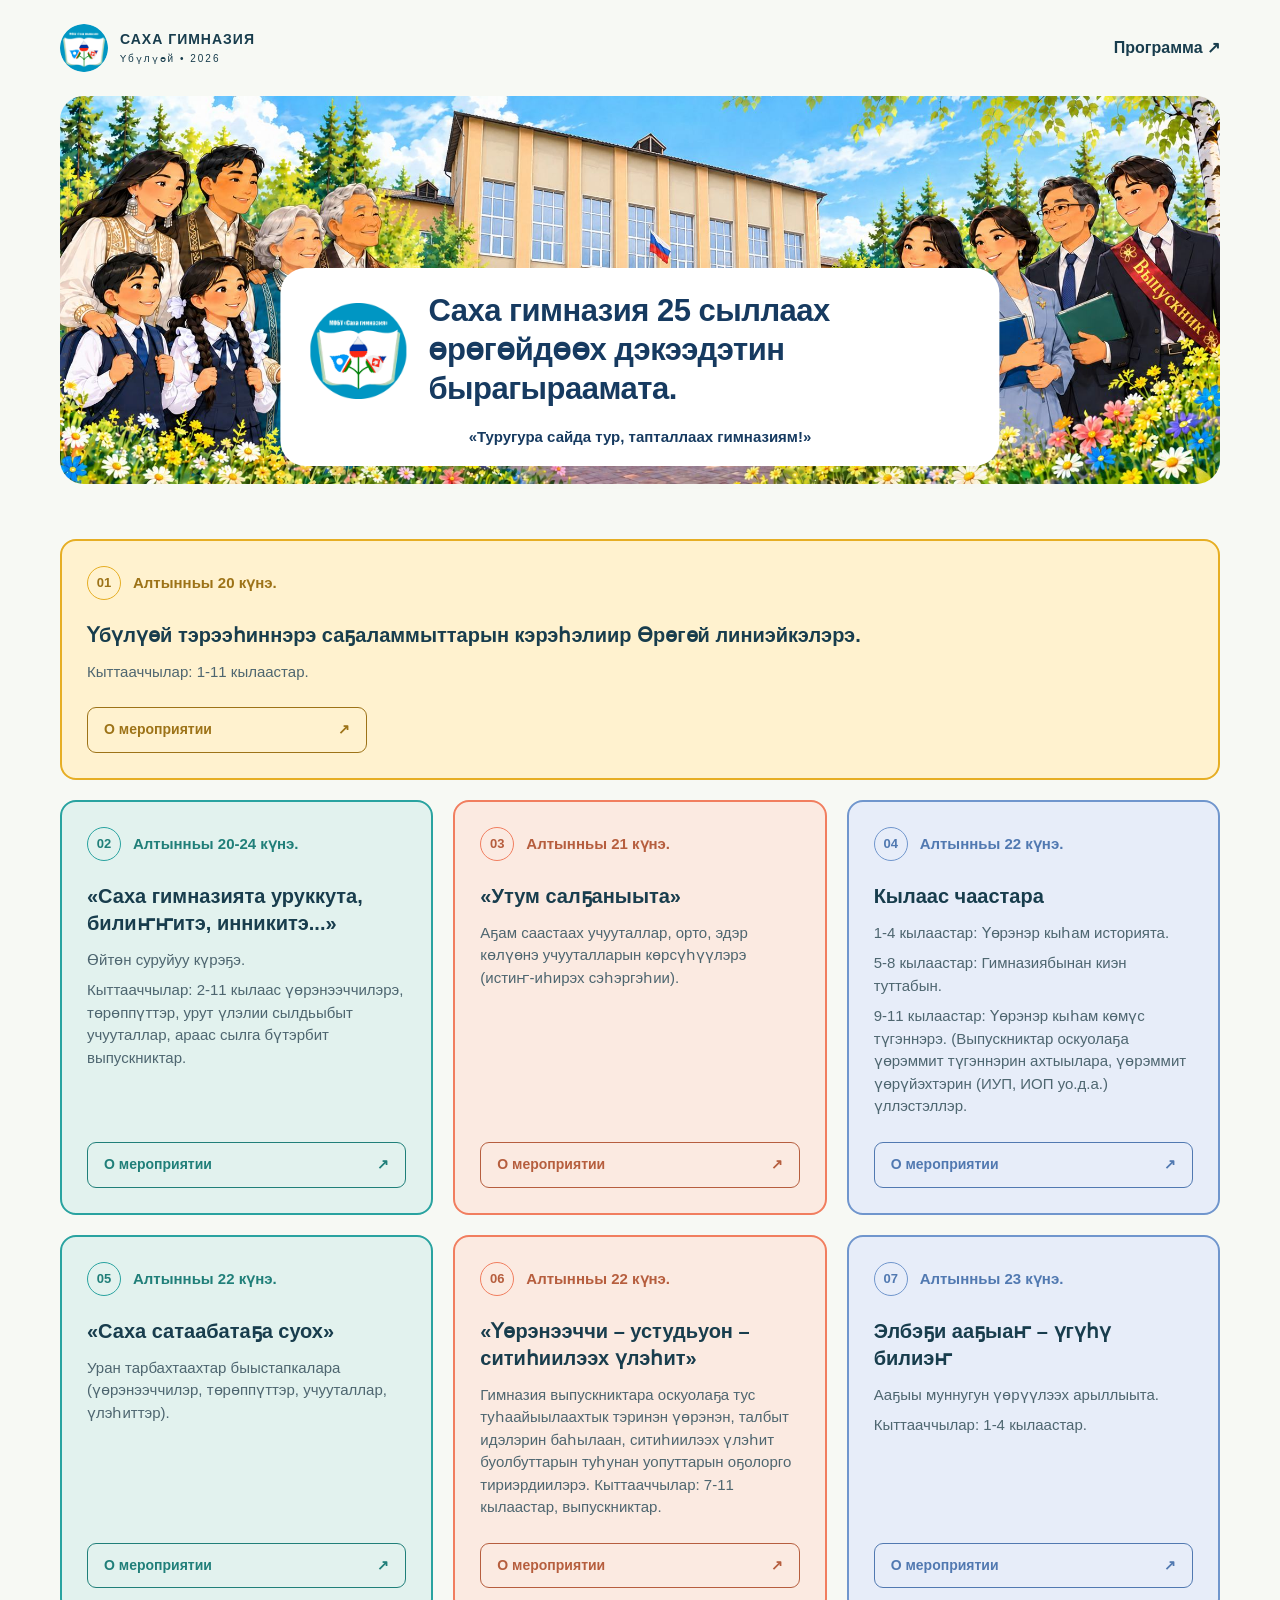
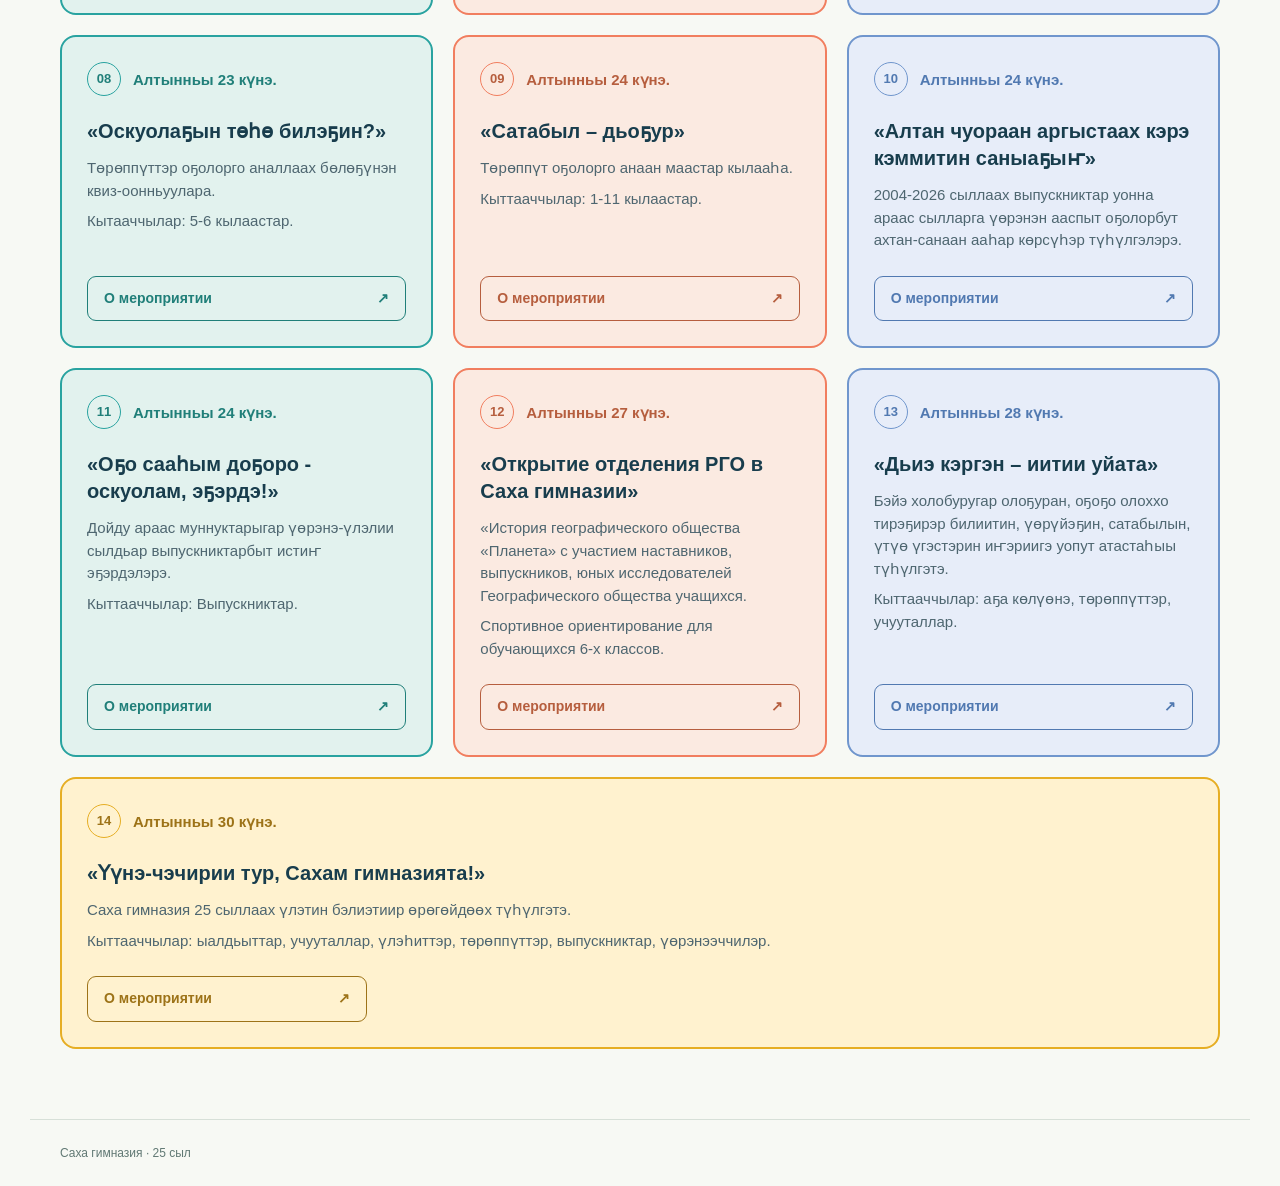
<file: index.html>
<!doctype html>
<html lang="sah">
  <head>
    <meta charset="utf-8">
    <meta name="viewport" content="width=device-width,initial-scale=1">
    <meta name="description" content="Саха гимназия: программа мероприятий к 25-летию.">
    <title>25 сыллаах өрөгөйдөөх дэкээдэ · Саха гимназия</title>
    <link rel="stylesheet" href="assets/style.css">
  </head>
  <body>
    <a class="skip" href="#main">К содержанию</a>
    <header class="nav">
      <a class="brand" href="index.html"><img class="brand-logo" src="assets/school-logo.webp" alt=""><span>САХА ГИМНАЗИЯ<small>Үбүлүөй • 2026</small></span></a>
      <a href="index.html#program">Программа ↗</a>
    </header>
    <main id="main">
      <section class="hero hero-school">
        <div class="hero-art">
          <img src="assets/anniversary-banner.jpeg" alt="Ученики, учителя и выпускники у здания Саха гимназии">
        </div>
        <div class="school-title">
          <div class="school-title-row">
            <img class="school-title-logo" src="assets/school-logo.webp" alt="Логотип Саха гимназии">
            <h1>Саха гимназия 25 сыллаах <br>өрөгөйдөөх дэкээдэтин<br> бырагыраамата.</h1>
          </div>
          <p>«Туругура сайда тур, тапталлаах гимназиям!»</p>
        </div>
      </section>
      <section id="program" class="program">
        <div class="cards">
          <article class="card gold" data-date="20">
            <div class="card-top">
              <span class="number">01</span>
              <span>Алтынньы 20 күнэ.</span>
            </div>
            <h3>Үбүлүөй тэрээһиннэрэ саҕаламмыттарын кэрэһэлиир Өрөгөй линиэйкэлэрэ.</h3>
            <div class="card-description">
              <p>Кыттааччылар: 1-11 кылаастар.</p>
            </div>
            <a class="button" href="events/01.html">О мероприятии <span>↗</span></a>
          </article>
          <article class="card teal" data-date="20-24">
            <div class="card-top">
              <span class="number">02</span>
              <span>Алтынньы 20-24 күнэ.</span>
            </div>
            <h3>«Саха гимназията уруккута, билиҥҥитэ, инникитэ...»</h3>
            <div class="card-description">
              <p>Өйтөн суруйуу күрэҕэ.</p>
              <p>Кыттааччылар: 2-11 кылаас үөрэнээччилэрэ, төрөппүттэр, урут үлэлии сылдьыбыт учууталлар, араас сылга бүтэрбит выпускниктар.</p>
            </div>
            <a class="button" href="events/02.html">О мероприятии <span>↗</span></a>
          </article>
          <article class="card coral" data-date="21">
            <div class="card-top">
              <span class="number">03</span>
              <span>Алтынньы 21 күнэ.</span>
            </div>
            <h3>«Утум салҕаныыта»</h3>
            <div class="card-description">
              <p>Аҕам саастаах учууталлар, орто, эдэр көлүөнэ учууталларын көрсүһүүлэрэ (истиҥ-иһирэх сэһэргэһии).</p>
            </div>
            <a class="button" href="events/03.html">О мероприятии <span>↗</span></a>
          </article>
          <article class="card blue" data-date="22">
            <div class="card-top">
              <span class="number">04</span>
              <span>Алтынньы 22 күнэ.</span>
            </div>
            <h3>Кылаас чаастара</h3>
            <div class="card-description">
              <p>1-4 кылаастар: Үөрэнэр кыһам историята.</p>
              <p>5-8 кылаастар: Гимназиябынан киэн туттабын.</p>
              <p>9-11 кылаастар: Үөрэнэр кыһам көмүс түгэннэрэ. (Выпускниктар оскуолаҕа үөрэммит түгэннэрин ахтыылара, үөрэммит үөрүйэхтэрин (ИУП, ИОП уо.д.а.) үллэстэллэр.</p>
            </div>
            <a class="button" href="events/04.html">О мероприятии <span>↗</span></a>
          </article>
          <article class="card teal" data-date="22">
            <div class="card-top">
              <span class="number">05</span>
              <span>Алтынньы 22 күнэ.</span>
            </div>
            <h3>«Саха сатаабатаҕа суох»</h3>
            <div class="card-description">
              <p>Уран тарбахтаахтар быыстапкалара (үөрэнээччилэр, төрөппүттэр, учууталлар, үлэһиттэр).</p>
            </div>
            <a class="button" href="events/05.html">О мероприятии <span>↗</span></a>
          </article>
          <article class="card coral" data-date="22">
            <div class="card-top">
              <span class="number">06</span>
              <span>Алтынньы 22 күнэ.</span>
            </div>
            <h3>«Үөрэнээччи – устудьуон – ситиһиилээх үлэһит»</h3>
            <div class="card-description">
              <p>Гимназия выпускниктара оскуолаҕа тус туһаайыылаахтык тэринэн үөрэнэн, талбыт идэлэрин баһылаан, ситиһиилээх үлэһит буолбуттарын туһунан уопуттарын оҕолорго тириэрдиилэрэ. Кыттааччылар: 7-11 кылаастар, выпускниктар.</p>
            </div>
            <a class="button" href="events/06.html">О мероприятии <span>↗</span></a>
          </article>
          <article class="card blue" data-date="23">
            <div class="card-top">
              <span class="number">07</span>
              <span>Алтынньы 23 күнэ.</span>
            </div>
            <h3>Элбэҕи ааҕыаҥ – үгүһү билиэҥ</h3>
            <div class="card-description">
              <p>Ааҕыы муннугун үөрүүлээх арыллыыта.</p>
              <p>Кыттааччылар: 1-4 кылаастар.</p>
            </div>
            <a class="button" href="events/07.html">О мероприятии <span>↗</span></a>
          </article>
          <article class="card teal" data-date="23">
            <div class="card-top">
              <span class="number">08</span>
              <span>Алтынньы 23 күнэ.</span>
            </div>
            <h3>«Оскуолаҕын төһө билэҕин?»</h3>
            <div class="card-description">
              <p>Төрөппүттэр оҕолорго аналлаах бөлөҕүнэн квиз-оонньуулара.</p>
              <p>Кытааччылар: 5-6 кылаастар.</p>
            </div>
            <a class="button" href="events/08.html">О мероприятии <span>↗</span></a>
          </article>
          <article class="card coral" data-date="24">
            <div class="card-top">
              <span class="number">09</span>
              <span>Алтынньы 24 күнэ.</span>
            </div>
            <h3>«Сатабыл – дьоҕур»</h3>
            <div class="card-description">
              <p>Төрөппүт оҕолорго анаан маастар кылааһа.</p>
              <p>Кыттааччылар: 1-11 кылаастар.</p>
            </div>
            <a class="button" href="events/09.html">О мероприятии <span>↗</span></a>
          </article>
          <article class="card blue" data-date="24">
            <div class="card-top">
              <span class="number">10</span>
              <span>Алтынньы 24 күнэ.</span>
            </div>
            <h3>«Алтан чуораан аргыстаах кэрэ кэммитин саныаҕыҥ»</h3>
            <div class="card-description">
              <p>2004-2026 сыллаах выпускниктар уонна араас сылларга үөрэнэн ааспыт оҕолорбут ахтан-санаан ааһар көрсүһэр түһүлгэлэрэ.</p>
            </div>
            <a class="button" href="events/10.html">О мероприятии <span>↗</span></a>
          </article>
          <article class="card teal" data-date="24">
            <div class="card-top">
              <span class="number">11</span>
              <span>Алтынньы 24 күнэ.</span>
            </div>
            <h3>«Оҕо сааһым доҕоро - оскуолам, эҕэрдэ!»</h3>
            <div class="card-description">
              <p>Дойду араас муннуктарыгар үөрэнэ-үлэлии сылдьар выпускниктарбыт истиҥ эҕэрдэлэрэ.</p>
              <p>Кыттааччылар: Выпускниктар.</p>
            </div>
            <a class="button" href="events/11.html">О мероприятии <span>↗</span></a>
          </article>
          <article class="card coral" data-date="27">
            <div class="card-top">
              <span class="number">12</span>
              <span>Алтынньы 27 күнэ.</span>
            </div>
            <h3>«Открытие отделения РГО в Саха гимназии»</h3>
            <div class="card-description">
              <p>«История географического общества «Планета» с участием наставников, выпускников, юных исследователей Географического общества учащихся.</p>
              <p>Спортивное ориентирование для обучающихся 6-х классов.</p>
            </div>
            <a class="button" href="events/12.html">О мероприятии <span>↗</span></a>
          </article>
          <article class="card blue" data-date="28">
            <div class="card-top">
              <span class="number">13</span>
              <span>Алтынньы 28 күнэ.</span>
            </div>
            <h3>«Дьиэ кэргэн – иитии уйата»</h3>
            <div class="card-description">
              <p>Бэйэ холобуругар олоҕуран, оҕоҕо олоххо тирэҕирэр билиитин, үөрүйэҕин, сатабылын, үтүө үгэстэрин иҥэриигэ уопут атастаһыы түһүлгэтэ.</p>
              <p>Кыттааччылар: аҕа көлүөнэ, төрөппүттэр, учууталлар.</p>
            </div>
            <a class="button" href="events/13.html">О мероприятии <span>↗</span></a>
          </article>
          <article class="card gold" data-date="30">
            <div class="card-top">
              <span class="number">14</span>
              <span>Алтынньы 30 күнэ.</span>
            </div>
            <h3>«Үүнэ-чэчирии тур, Сахам гимназията!»</h3>
            <div class="card-description">
              <p>Саха гимназия 25 сыллаах үлэтин бэлиэтиир өрөгөйдөөх түһүлгэтэ.</p>
              <p>Кыттааччылар: ыалдьыттар, учууталлар, үлэһиттэр, төрөппүттэр, выпускниктар, үөрэнээччилэр.</p>
            </div>
            <a class="button" href="events/14.html">О мероприятии <span>↗</span></a>
          </article>
        </div>
      </section>
    </main>
    <footer>
      <span>Саха гимназия · 25 сыл</span>
    </footer>
    <script src="assets/media.js"></script>
  </body>
</html>
</file>
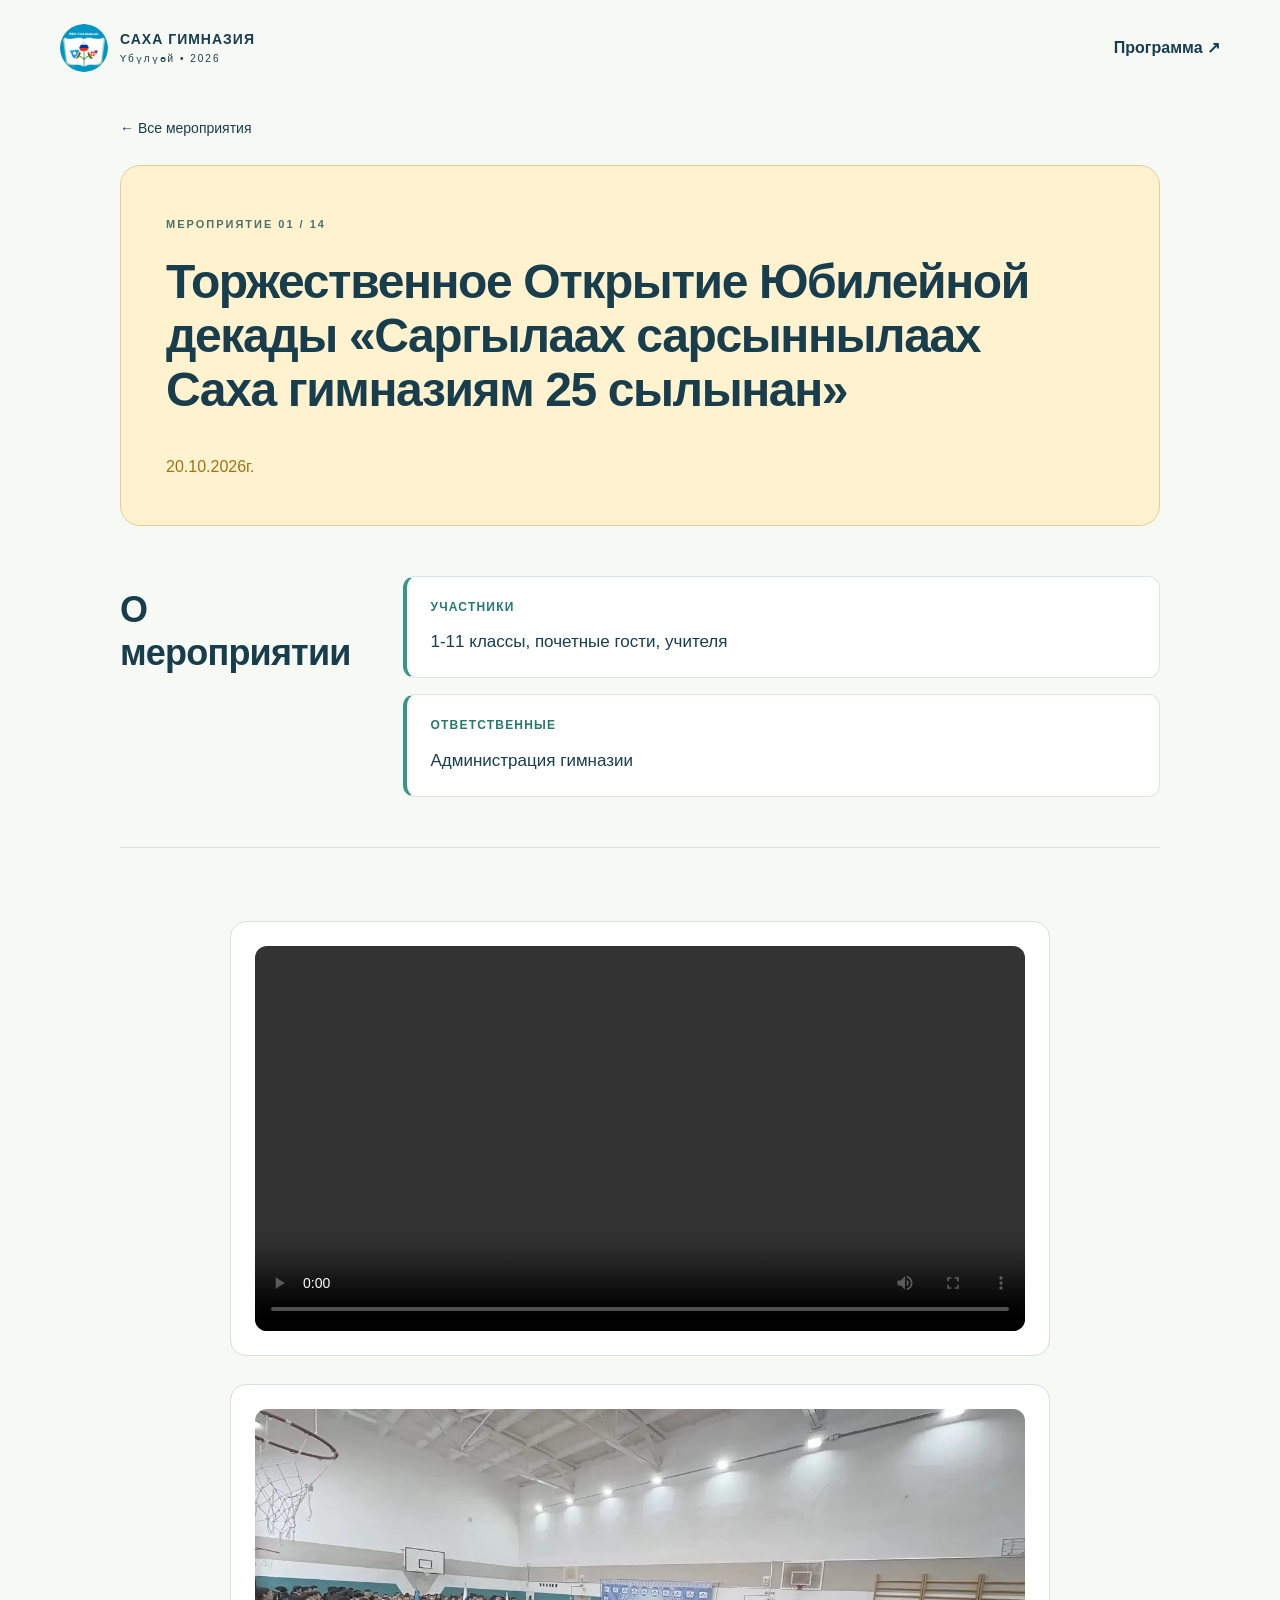
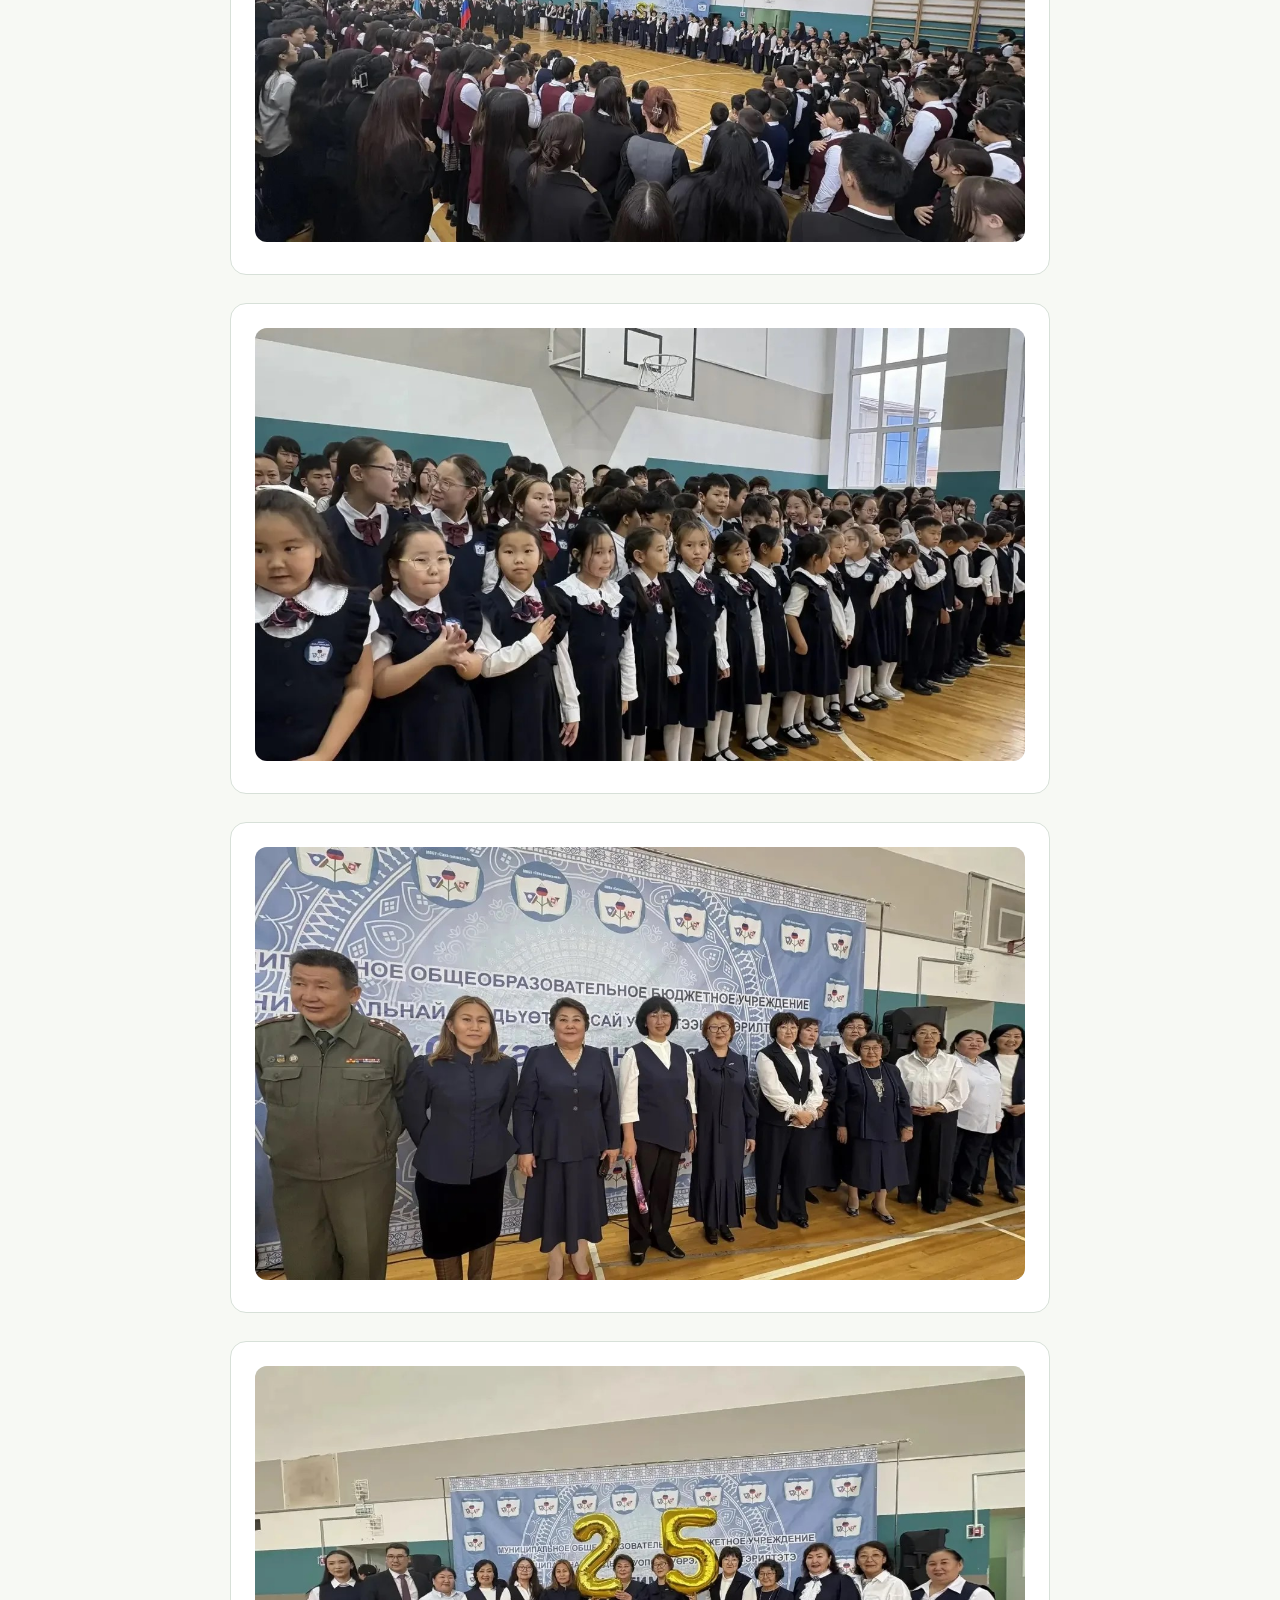
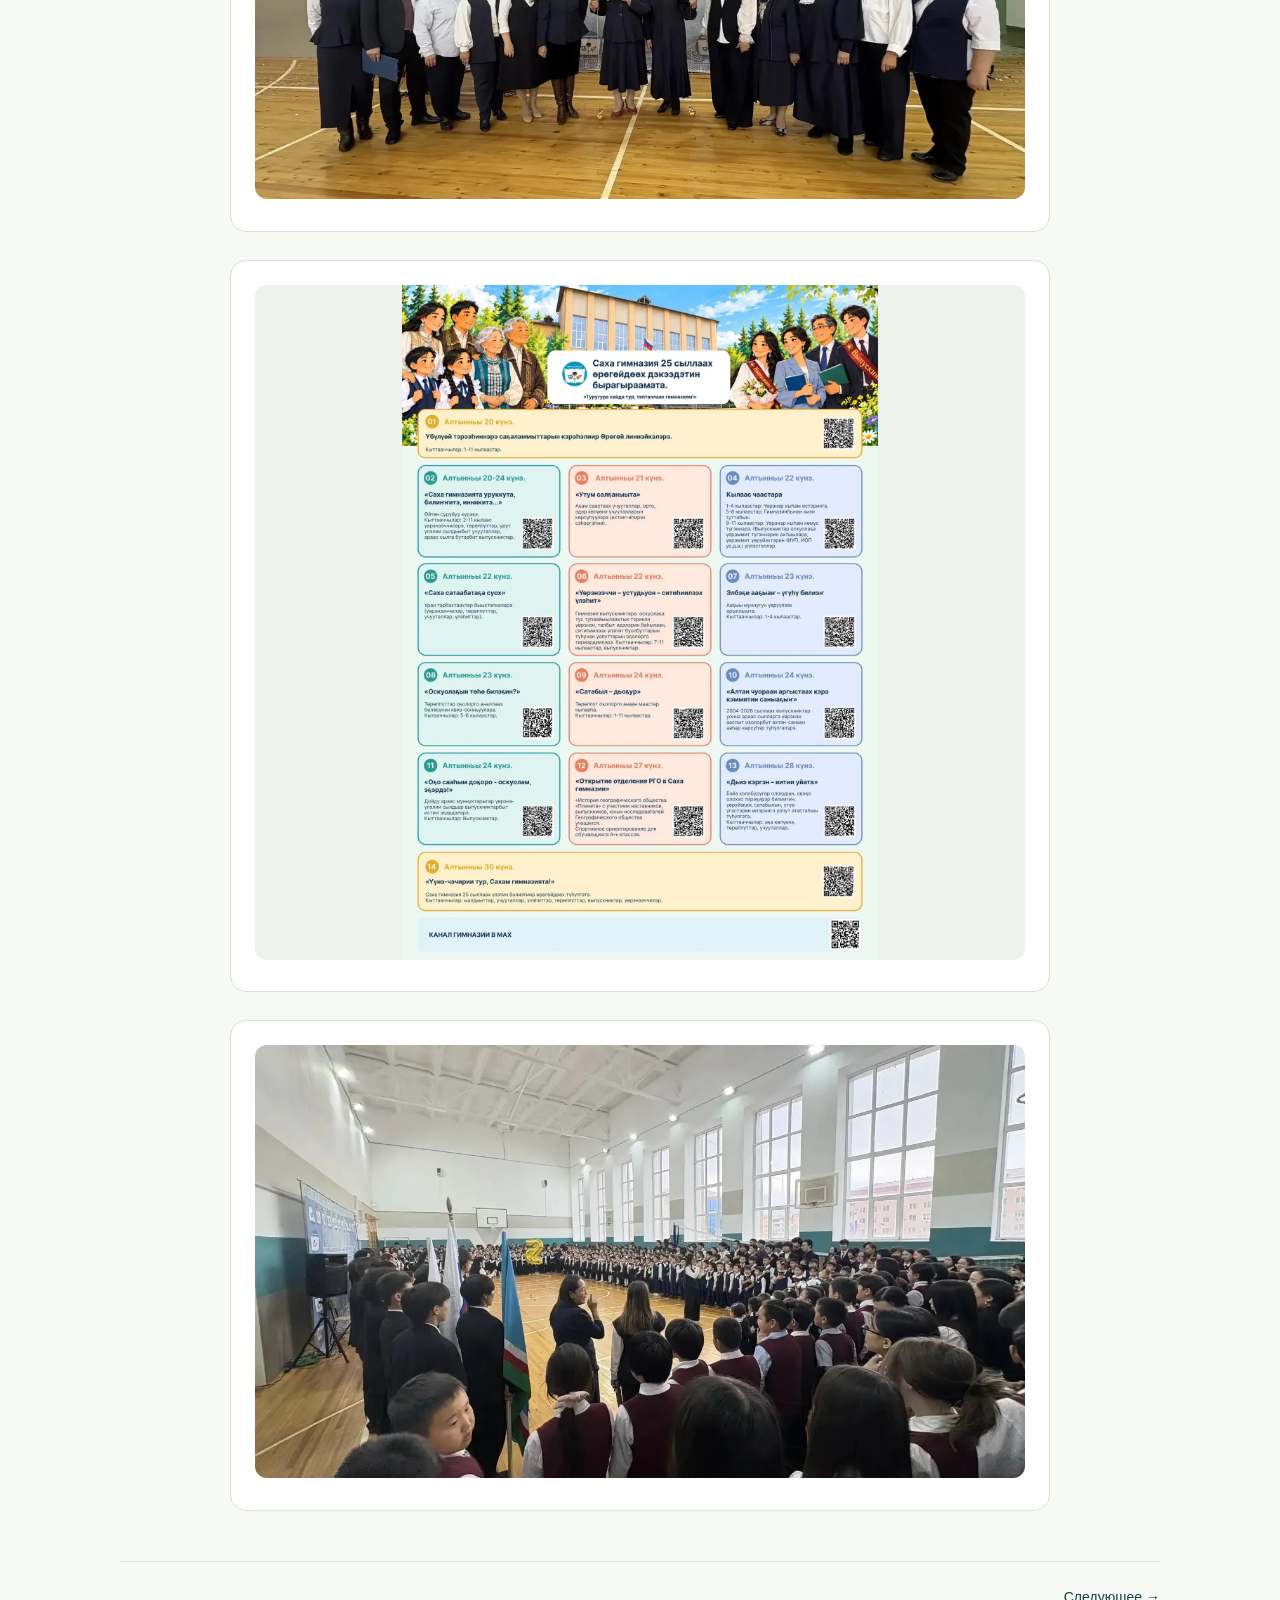
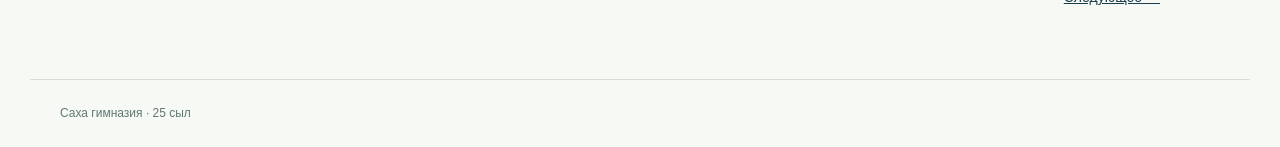
<file: events/01.html>
<!doctype html>
<html lang="sah">
  <head>
    <meta charset="utf-8">
    <meta name="viewport" content="width=device-width,initial-scale=1">
    <meta name="description" content="Саха гимназия: программа мероприятий к 25-летию. Информация, фотографии и видео.">
    <title>Торжественное Открытие Юбилейной декады «Саргылаах сарсыннылаах Саха гимназиям 25 сылынан» · Саха гимназия</title>
    <link rel="stylesheet" href="../assets/style.css">
  </head>
  <body>
    <a class="skip" href="#main">К содержанию</a>
    <header class="nav">
      <a class="brand" href="../index.html"><img class="brand-logo" src="../assets/school-logo.webp" alt=""><span>САХА ГИМНАЗИЯ<small>Үбүлүөй • 2026</small></span></a>
      <a href="../index.html#program">Программа ↗</a>
    </header>
    <main id="main" class="detail">
      <a class="back" href="../index.html#program">← Все мероприятия</a>
      <div class="event-intro gold">
        <span class="eyebrow">МЕРОПРИЯТИЕ 01 / 14</span>
        <h1>Торжественное Открытие Юбилейной декады «Саргылаах сарсыннылаах Саха гимназиям 25 сылынан»</h1>
        <span class="date">20.10.2026г.</span>
      </div>
      <section class="about about-expanded">
        <h2>О мероприятии</h2>
        <div class="info-stack">
          <section class="info-block">
            <h3>УЧАСТНИКИ</h3>
            <p>1-11 классы, почетные гости, учителя</p>
          </section>
          <section class="info-block">
            <h3>ОТВЕТСТВЕННЫЕ</h3>
            <p>Администрация гимназии</p>
          </section>
        </div>
      </section>
      <section class="materials" data-event="01">
        <div class="gallery">
        </div>
      </section>
      <nav class="event-nav" aria-label="Другие мероприятия">
        <span></span>
        <a href="02.html">Следующее →</a>
      </nav>
    </main>
    <footer>
      <span>Саха гимназия · 25 сыл</span>
    </footer>
    <script src="../assets/media.js"></script>
  </body>
</html>
</file>
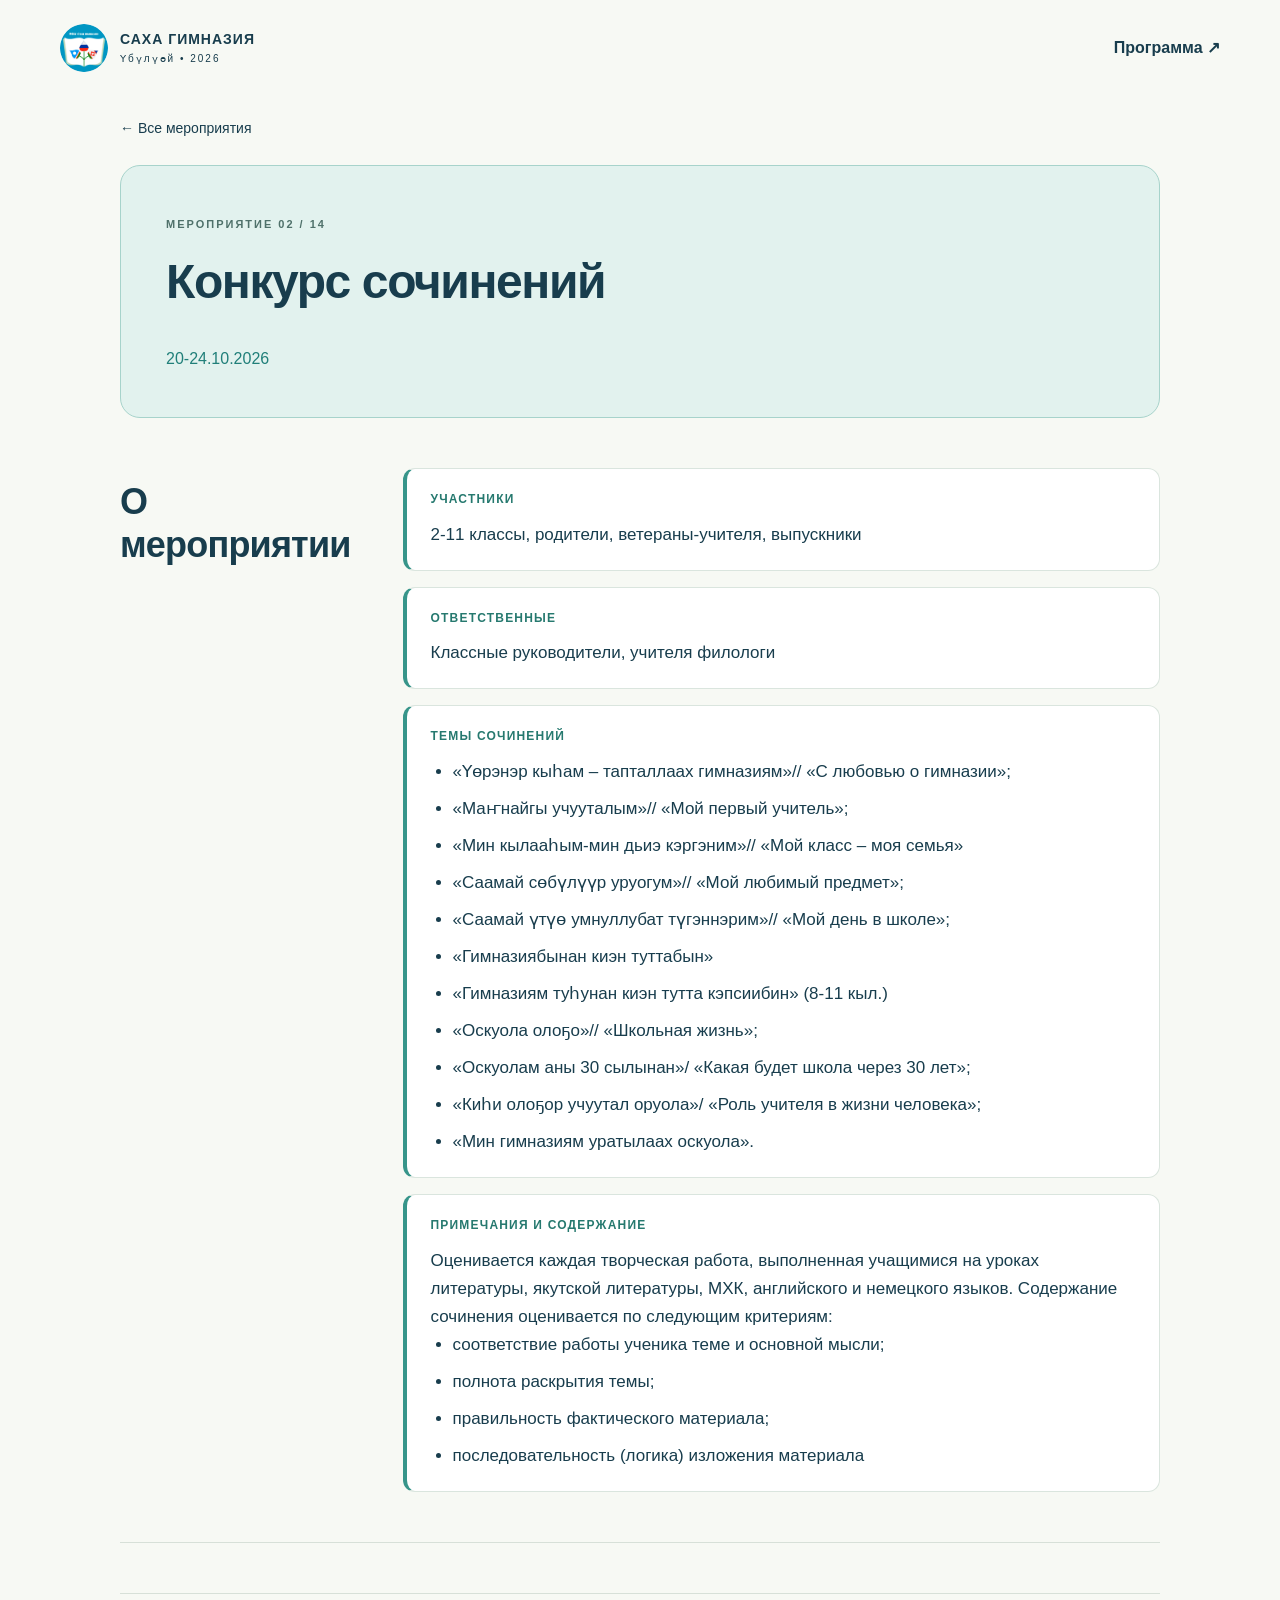
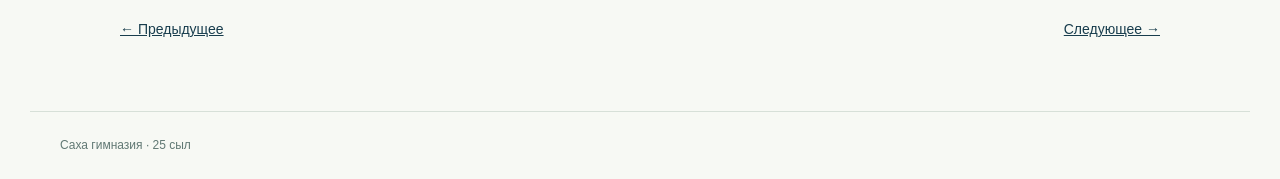
<file: events/02.html>
<!doctype html>
<html lang="sah">
  <head>
    <meta charset="utf-8">
    <meta name="viewport" content="width=device-width,initial-scale=1">
    <meta name="description" content="Саха гимназия: программа мероприятий к 25-летию. Информация, фотографии и видео.">
    <title>Конкурс сочинений · Саха гимназия</title>
    <link rel="stylesheet" href="../assets/style.css">
  </head>
  <body>
    <a class="skip" href="#main">К содержанию</a>
    <header class="nav">
      <a class="brand" href="../index.html"><img class="brand-logo" src="../assets/school-logo.webp" alt=""><span>САХА ГИМНАЗИЯ<small>Үбүлүөй • 2026</small></span></a>
      <a href="../index.html#program">Программа ↗</a>
    </header>
    <main id="main" class="detail">
      <a class="back" href="../index.html#program">← Все мероприятия</a>
      <div class="event-intro teal">
        <span class="eyebrow">МЕРОПРИЯТИЕ 02 / 14</span>
        <h1>Конкурс сочинений</h1>
        <span class="date">20-24.10.2026</span>
      </div>
      <section class="about about-expanded">
        <h2>О мероприятии</h2>
        <div class="info-stack">
          <section class="info-block">
            <h3>УЧАСТНИКИ</h3>
            <p>2-11 классы, родители, ветераны-учителя, выпускники</p>
          </section>
          <section class="info-block">
            <h3>ОТВЕТСТВЕННЫЕ</h3>
            <p>Классные руководители, учителя филологи</p>
          </section>
          <section class="info-block">
            <h3>ТЕМЫ СОЧИНЕНИЙ</h3>
            <ul>
              <li>«Үөрэнэр кыһам – тапталлаах гимназиям»// «С любовью о гимназии»;</li>
              <li>«Маҥнайгы учууталым»// «Мой первый учитель»;</li>
              <li>«Мин кылааһым-мин дьиэ кэргэним»// «Мой класс – моя семья»</li>
              <li>«Саамай сөбүлүүр уруогум»// «Мой любимый предмет»;</li>
              <li>«Саамай үтүө умнуллубат түгэннэрим»// «Мой день в школе»;</li>
              <li>«Гимназиябынан киэн туттабын»</li>
              <li>«Гимназиям туһунан киэн тутта кэпсиибин» (8-11 кыл.)</li>
              <li>«Оскуола олоҕо»// «Школьная жизнь»;</li>
              <li>«Оскуолам аны 30 сылынан»/ «Какая будет школа через 30 лет»;</li>
              <li>«Киһи олоҕор учуутал оруола»/ «Роль учителя в жизни человека»;</li>
              <li>«Мин гимназиям уратылаах оскуола».</li>
            </ul>
          </section>
          <section class="info-block">
            <h3>ПРИМЕЧАНИЯ И СОДЕРЖАНИЕ</h3>
            <p>Оценивается каждая творческая работа, выполненная учащимися на уроках литературы, якутской литературы, МХК, английского и немецкого языков. Содержание сочинения оценивается по следующим критериям:</p>
            <ul>
              <li>соответствие работы ученика теме и основной мысли;</li>
              <li>полнота раскрытия темы;</li>
              <li>правильность фактического материала;</li>
              <li>последовательность (логика) изложения материала</li>
            </ul>
          </section>
        </div>
      </section>
      <section class="materials" data-event="02">
        <div class="gallery">
        </div>
      </section>
      <nav class="event-nav" aria-label="Другие мероприятия">
        <a href="01.html">← Предыдущее</a>
        <a href="03.html">Следующее →</a>
      </nav>
    </main>
    <footer>
      <span>Саха гимназия · 25 сыл</span>
    </footer>
    <script src="../assets/media.js"></script>
  </body>
</html>
</file>
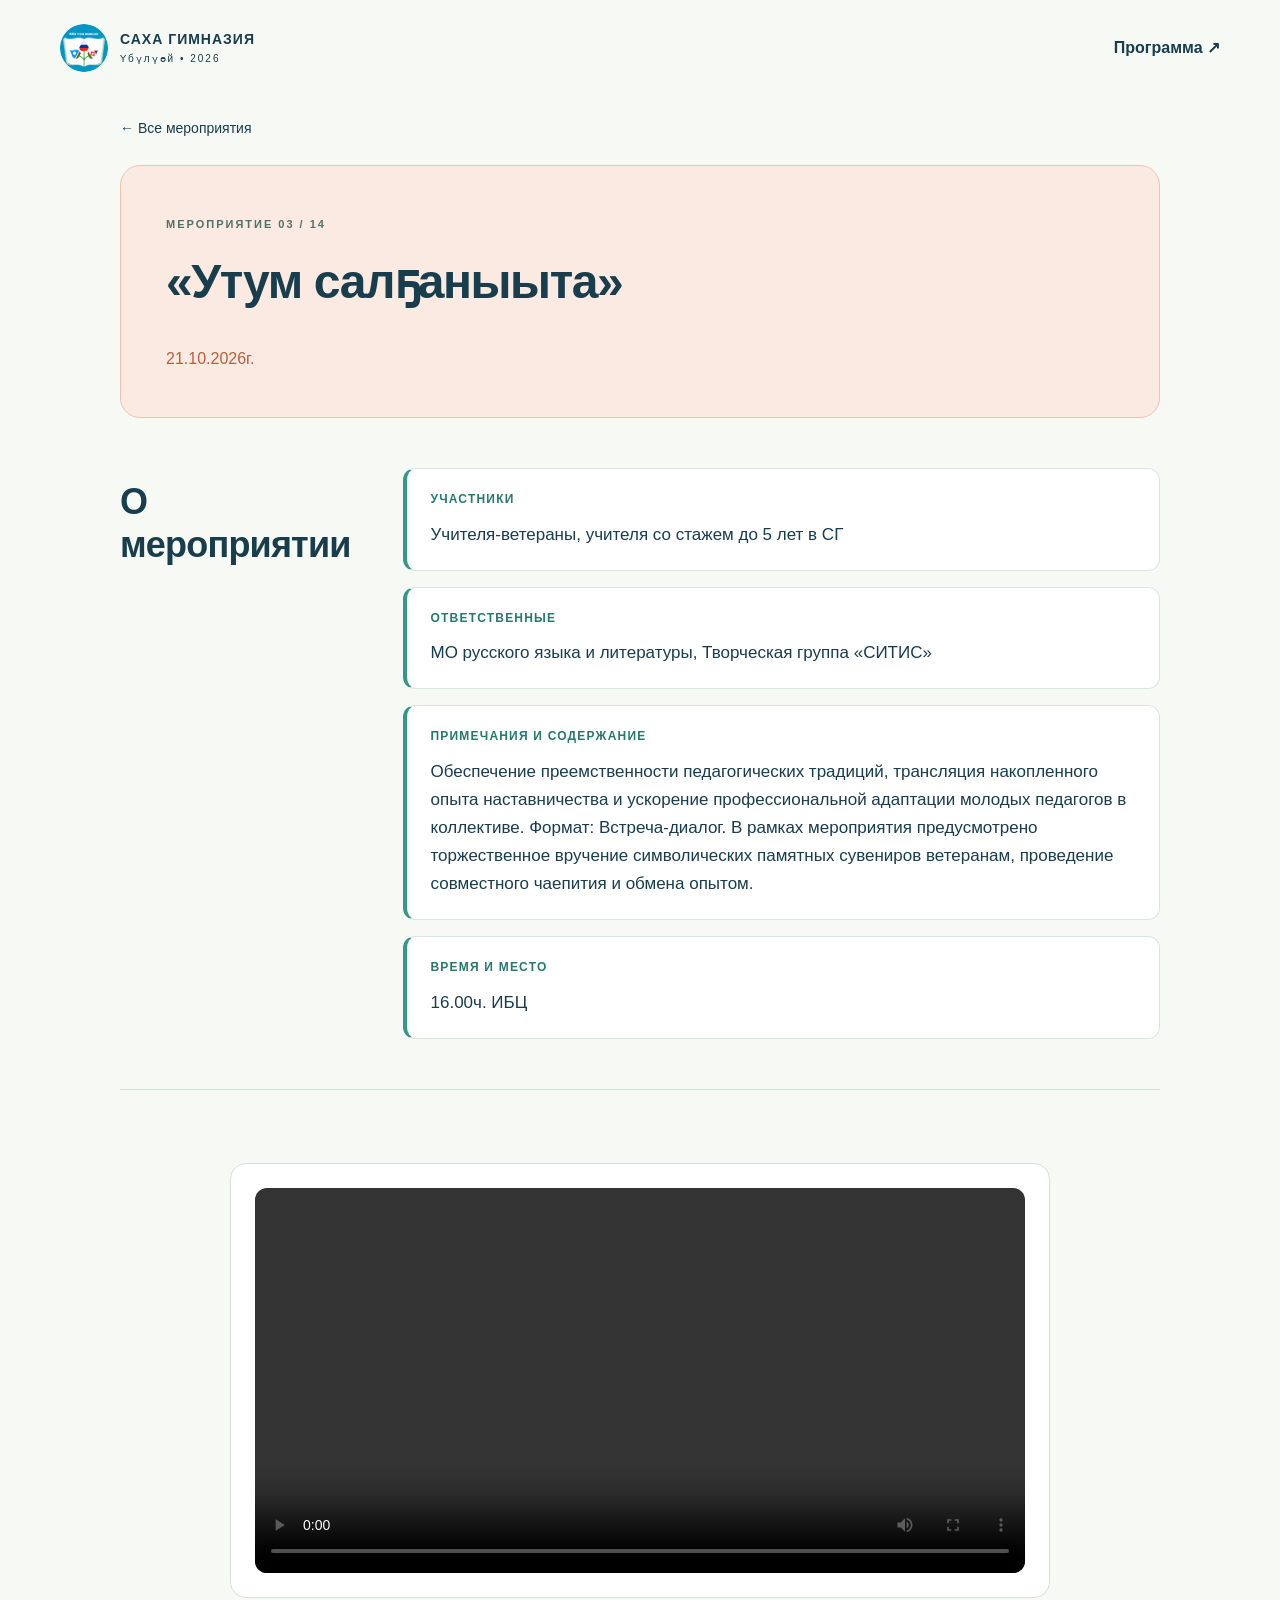
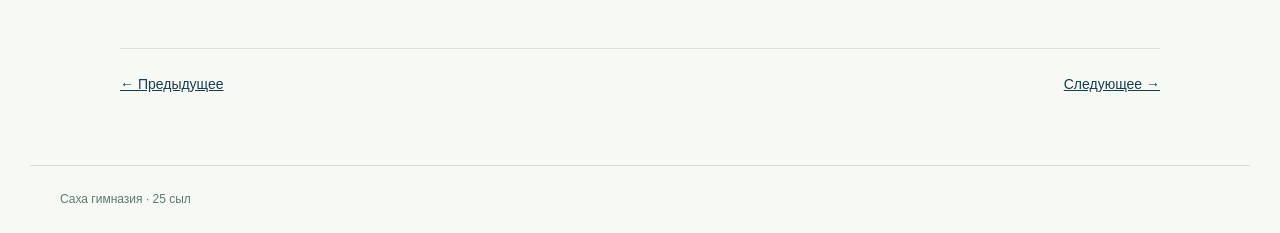
<file: events/03.html>
<!doctype html>
<html lang="sah">
  <head>
    <meta charset="utf-8">
    <meta name="viewport" content="width=device-width,initial-scale=1">
    <meta name="description" content="Саха гимназия: программа мероприятий к 25-летию. Информация, фотографии и видео.">
    <title>Встреча с ветеранами Саха гимназии «Көлүөнэлэр көрсүһүүлэрэ» · Саха гимназия</title>
    <link rel="stylesheet" href="../assets/style.css">
  </head>
  <body>
    <a class="skip" href="#main">К содержанию</a>
    <header class="nav">
      <a class="brand" href="../index.html"><img class="brand-logo" src="../assets/school-logo.webp" alt=""><span>САХА ГИМНАЗИЯ<small>Үбүлүөй • 2026</small></span></a>
      <a href="../index.html#program">Программа ↗</a>
    </header>
    <main id="main" class="detail">
      <a class="back" href="../index.html#program">← Все мероприятия</a>
      <div class="event-intro coral">
        <span class="eyebrow">МЕРОПРИЯТИЕ 03 / 14</span>
        <h1>«Утум салҕаныыта»</h1>
        <span class="date">21.10.2026г.</span>
      </div>
      <section class="about about-expanded">
        <h2>О мероприятии</h2>
        <div class="info-stack">
          <section class="info-block">
            <h3>УЧАСТНИКИ</h3>
            <p>Учителя-ветераны, учителя со стажем до 5 лет в СГ</p>
          </section>
          <section class="info-block">
            <h3>ОТВЕТСТВЕННЫЕ</h3>
            <p>МО русского языка и литературы, Творческая группа «СИТИС»</p>
          </section>
          <section class="info-block">
            <h3>ПРИМЕЧАНИЯ И СОДЕРЖАНИЕ</h3>
            <p>Обеспечение преемственности педагогических традиций, трансляция накопленного опыта наставничества и ускорение профессиональной адаптации молодых педагогов в коллективе. Формат: Встреча-диалог. В рамках мероприятия предусмотрено торжественное вручение символических памятных сувениров ветеранам, проведение совместного чаепития и обмена опытом.</p>
          </section>
          <section class="info-block">
            <h3>ВРЕМЯ И МЕСТО</h3>
            <p>16.00ч. ИБЦ </p>
          </section>
        </div>
      </section>
      <section class="materials" data-event="03">
        <div class="gallery">
        </div>
      </section>
      <nav class="event-nav" aria-label="Другие мероприятия">
        <a href="02.html">← Предыдущее</a>
        <a href="04.html">Следующее →</a>
      </nav>
    </main>
    <footer>
      <span>Саха гимназия · 25 сыл</span>
    </footer>
    <script src="../assets/media.js"></script>
  </body>
</html>
</file>
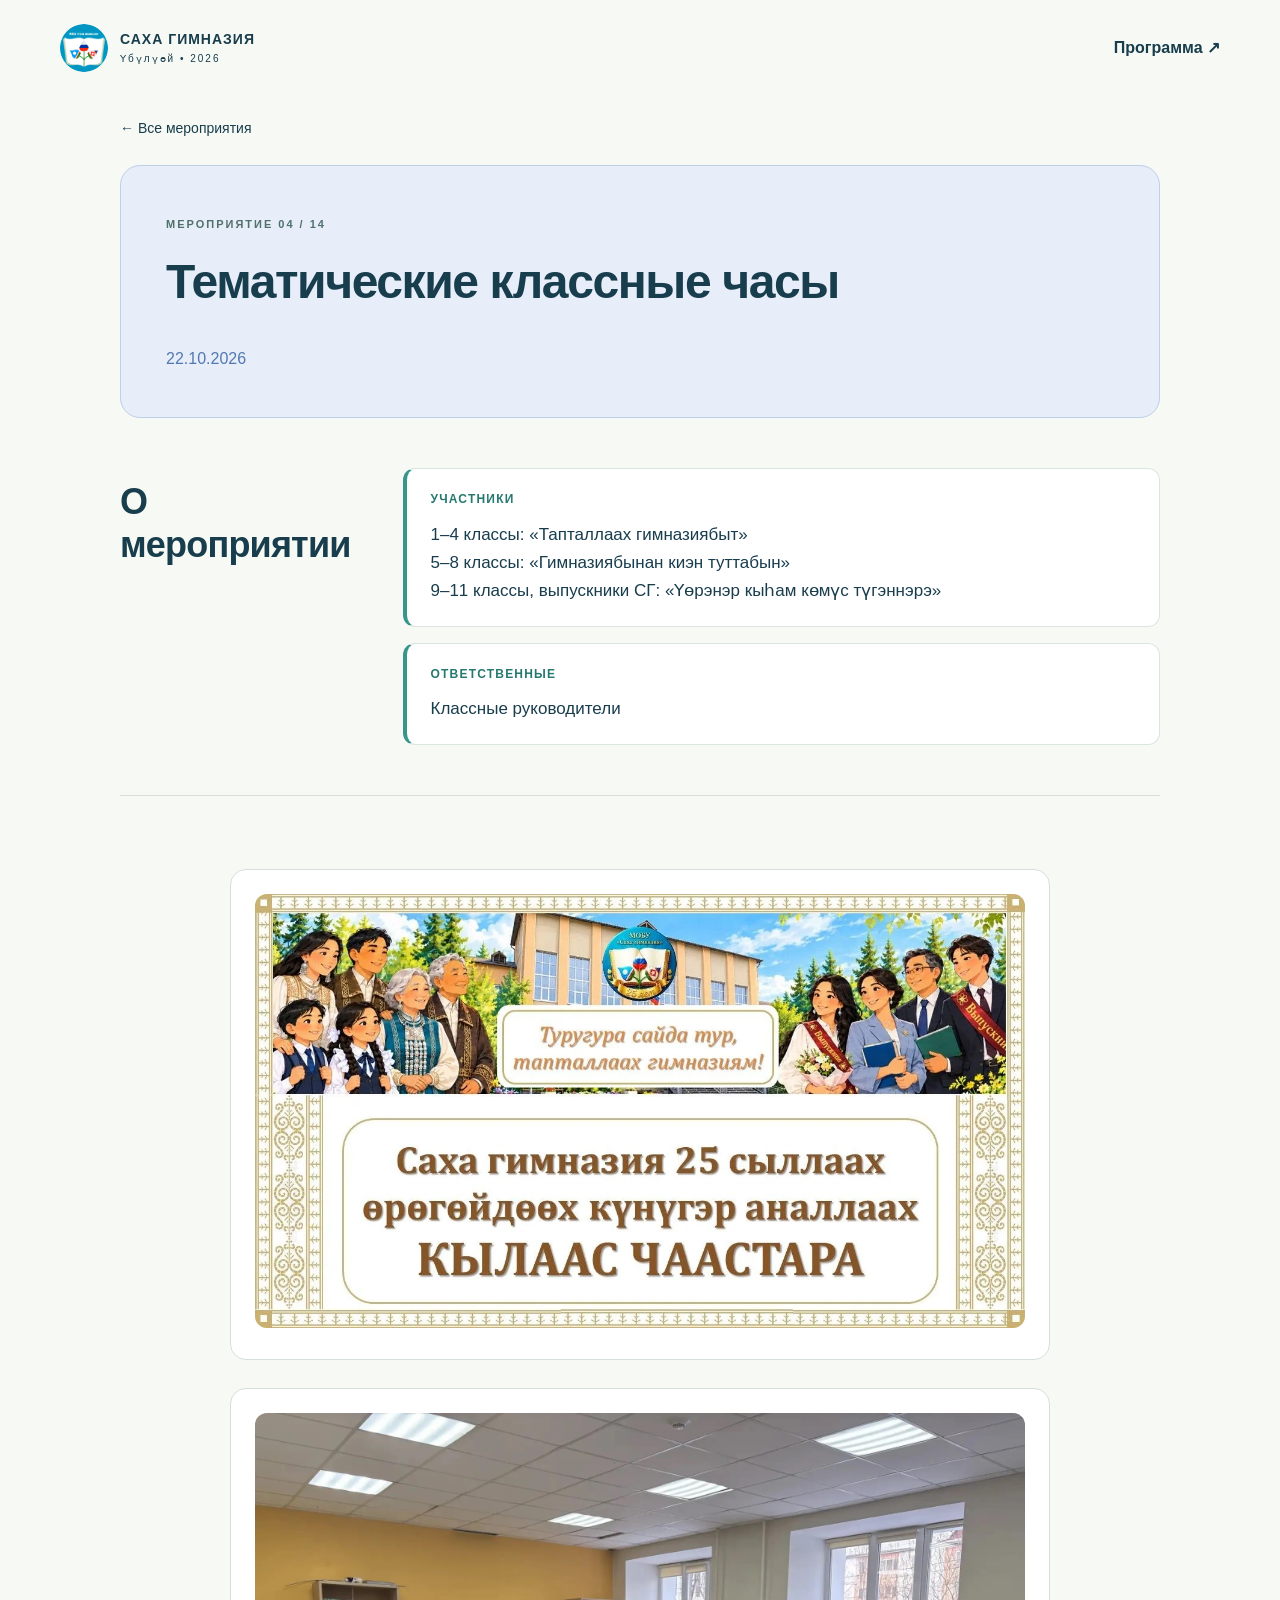
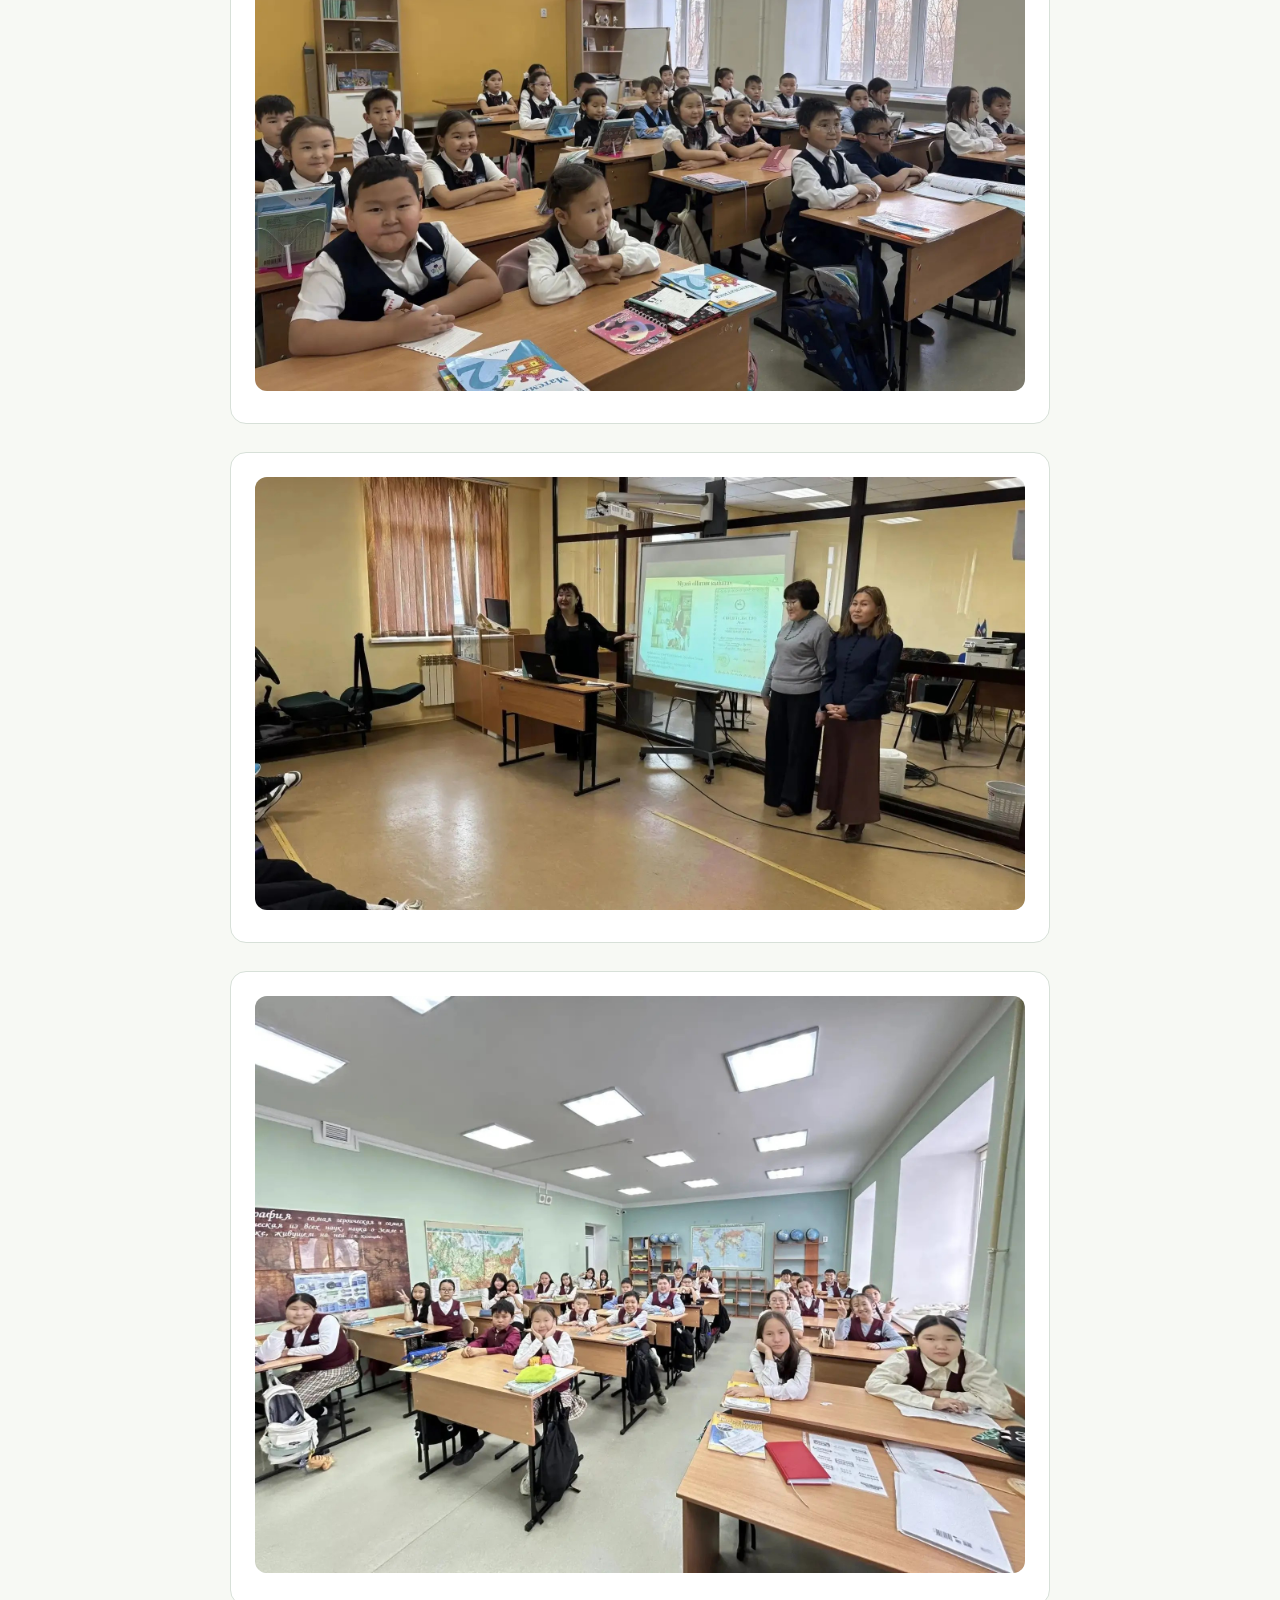
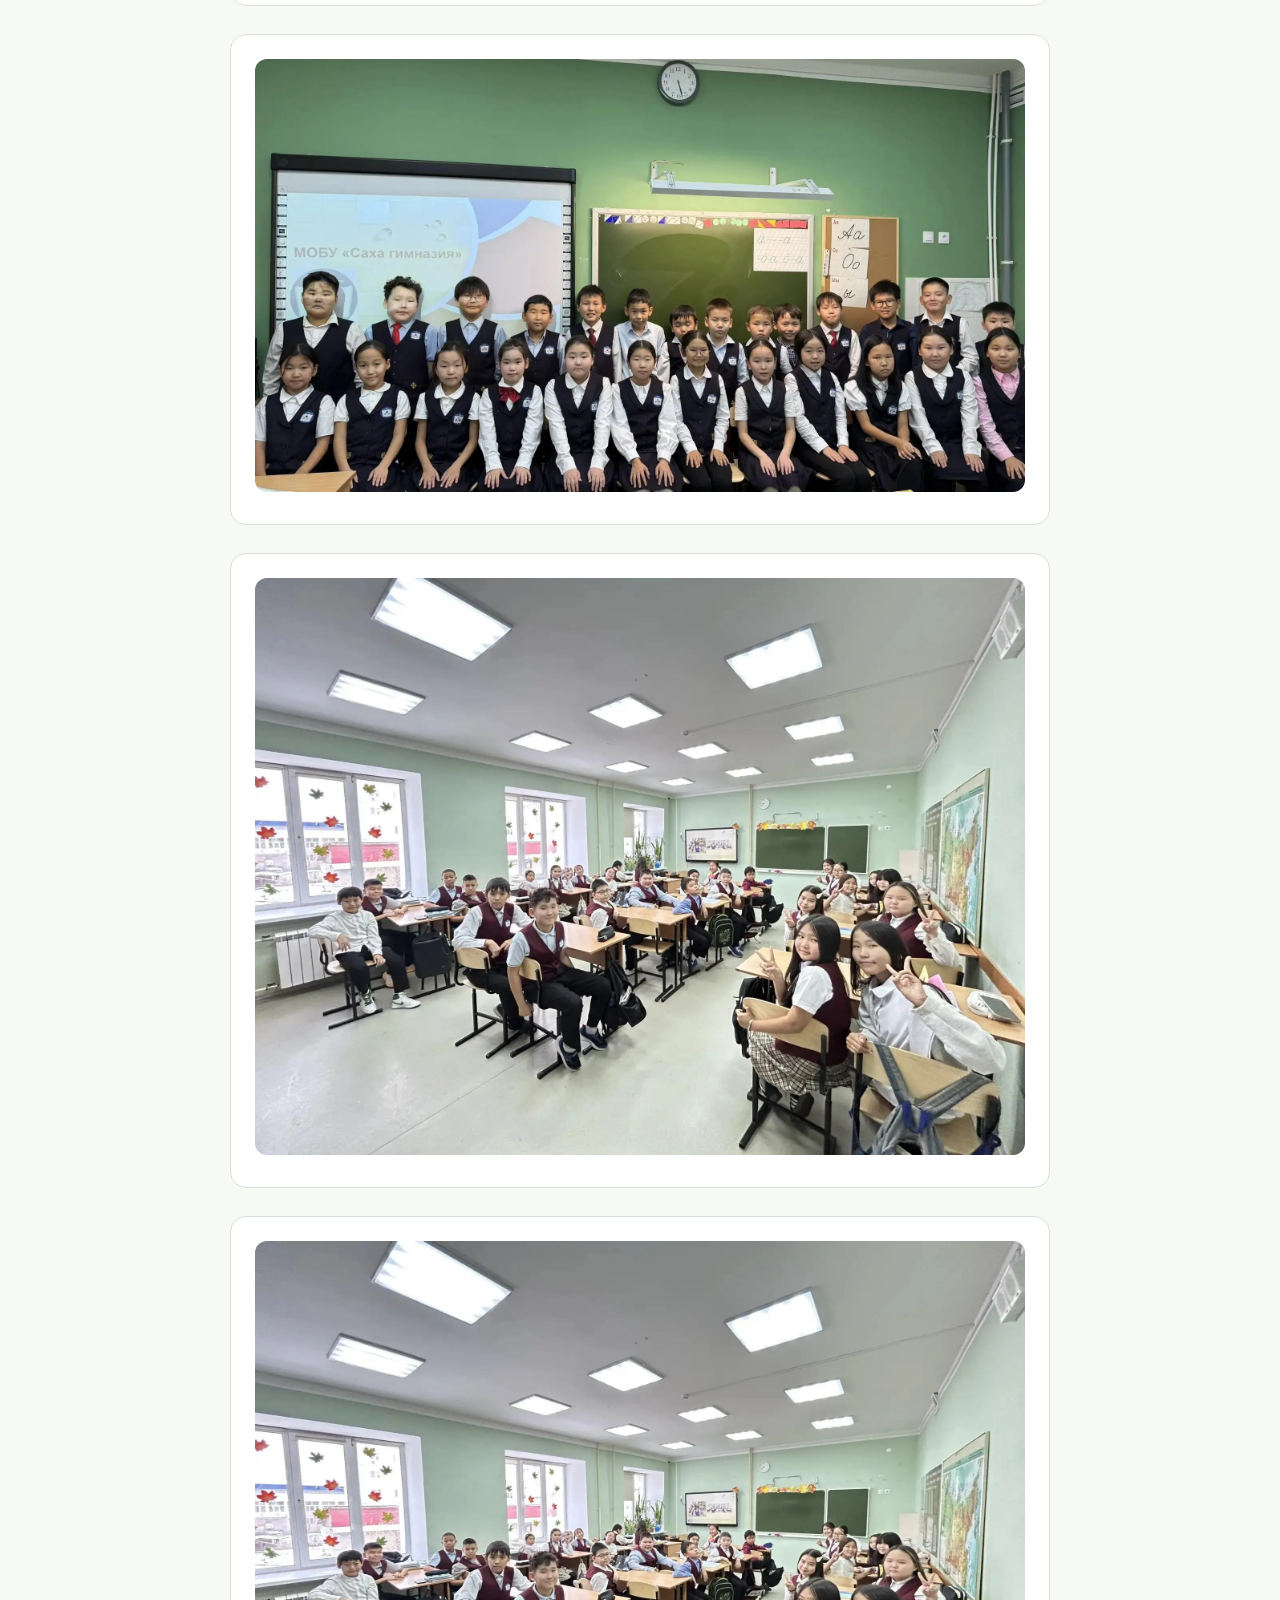
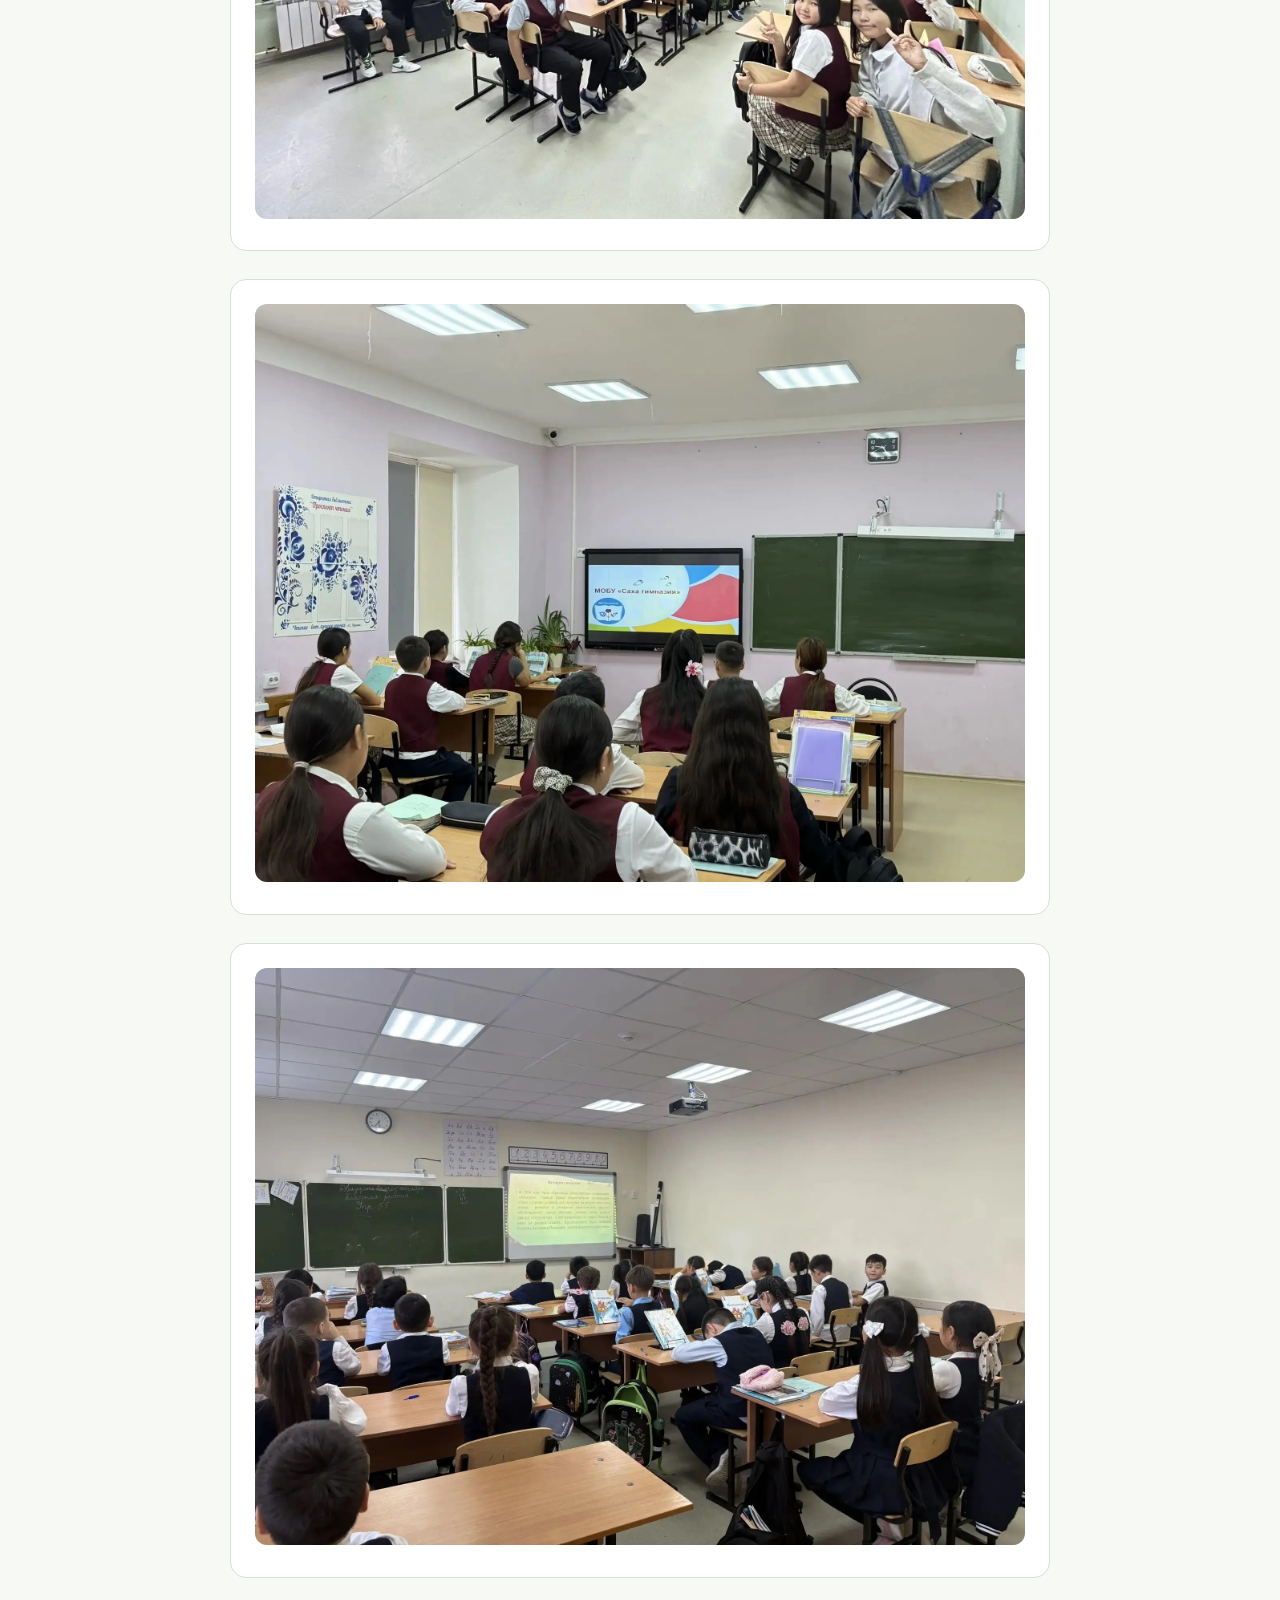
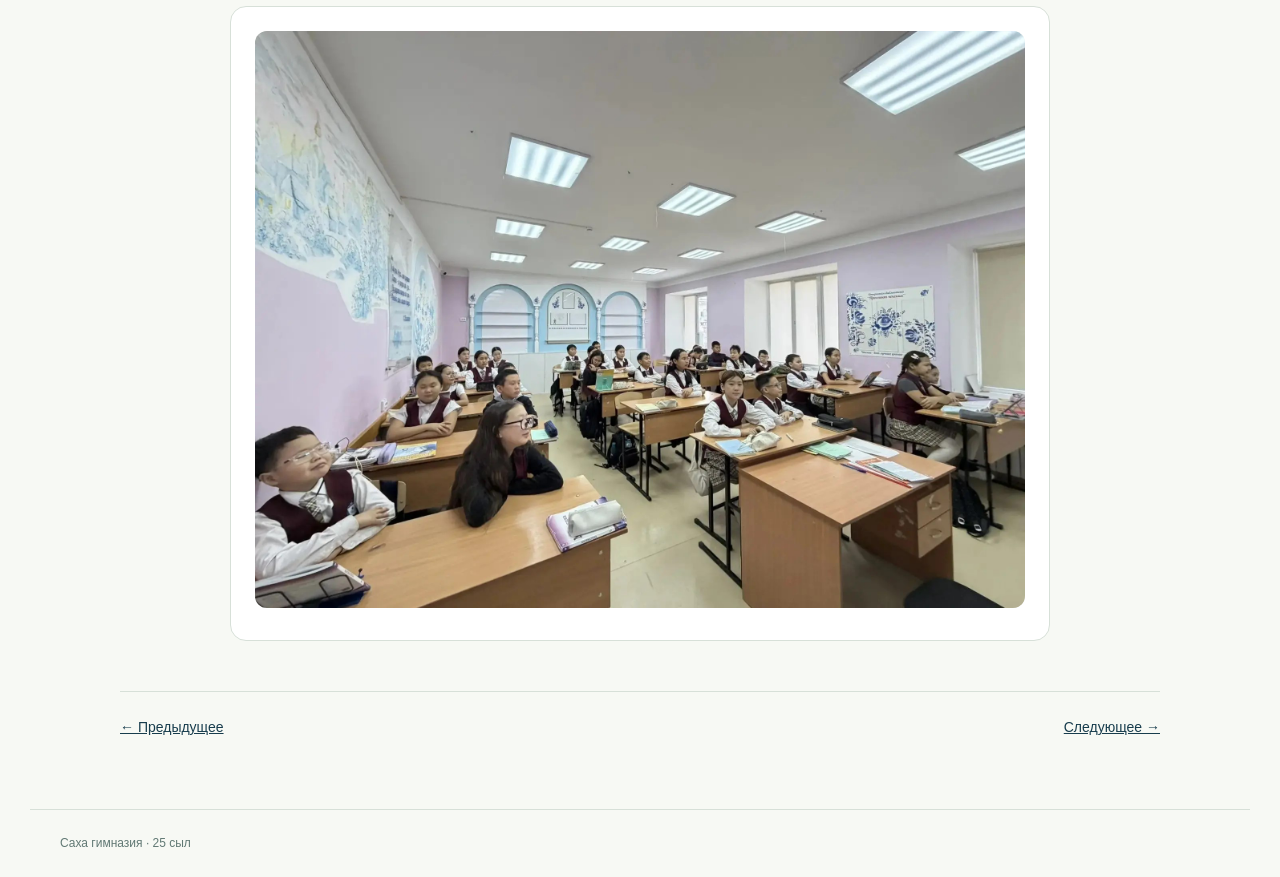
<file: events/04.html>
<!doctype html>
<html lang="sah">
  <head>
    <meta charset="utf-8">
    <meta name="viewport" content="width=device-width,initial-scale=1">
    <meta name="description" content="Саха гимназия: программа мероприятий к 25-летию. Информация, фотографии и видео.">
    <title>Тематические классные часы · Саха гимназия</title>
    <link rel="stylesheet" href="../assets/style.css">
  </head>
  <body>
    <a class="skip" href="#main">К содержанию</a>
    <header class="nav">
      <a class="brand" href="../index.html"><img class="brand-logo" src="../assets/school-logo.webp" alt=""><span>САХА ГИМНАЗИЯ<small>Үбүлүөй • 2026</small></span></a>
      <a href="../index.html#program">Программа ↗</a>
    </header>
    <main id="main" class="detail">
      <a class="back" href="../index.html#program">← Все мероприятия</a>
      <div class="event-intro blue">
        <span class="eyebrow">МЕРОПРИЯТИЕ 04 / 14</span>
        <h1>Тематические классные часы</h1>
        <span class="date">22.10.2026</span>
      </div>
      <section class="about about-expanded">
        <h2>О мероприятии</h2>
        <div class="info-stack">
          <section class="info-block">
            <h3>УЧАСТНИКИ</h3>
            <p>1–4 классы: «Тапталлаах гимназиябыт»</p>
            <p>5–8 классы: «Гимназиябынан киэн туттабын»</p>
            <p>9–11 классы, выпускники СГ: «Үөрэнэр кыһам көмүс түгэннэрэ»</p>
          </section>
          <section class="info-block">
            <h3>ОТВЕТСТВЕННЫЕ</h3>
            <p>Классные руководители</p>
          </section>
        </div>
      </section>
      <section class="materials" data-event="04">
        <div class="gallery">
        </div>
      </section>
      <nav class="event-nav" aria-label="Другие мероприятия">
        <a href="03.html">← Предыдущее</a>
        <a href="05.html">Следующее →</a>
      </nav>
    </main>
    <footer>
      <span>Саха гимназия · 25 сыл</span>
    </footer>
    <script src="../assets/media.js"></script>
  </body>
</html>
</file>
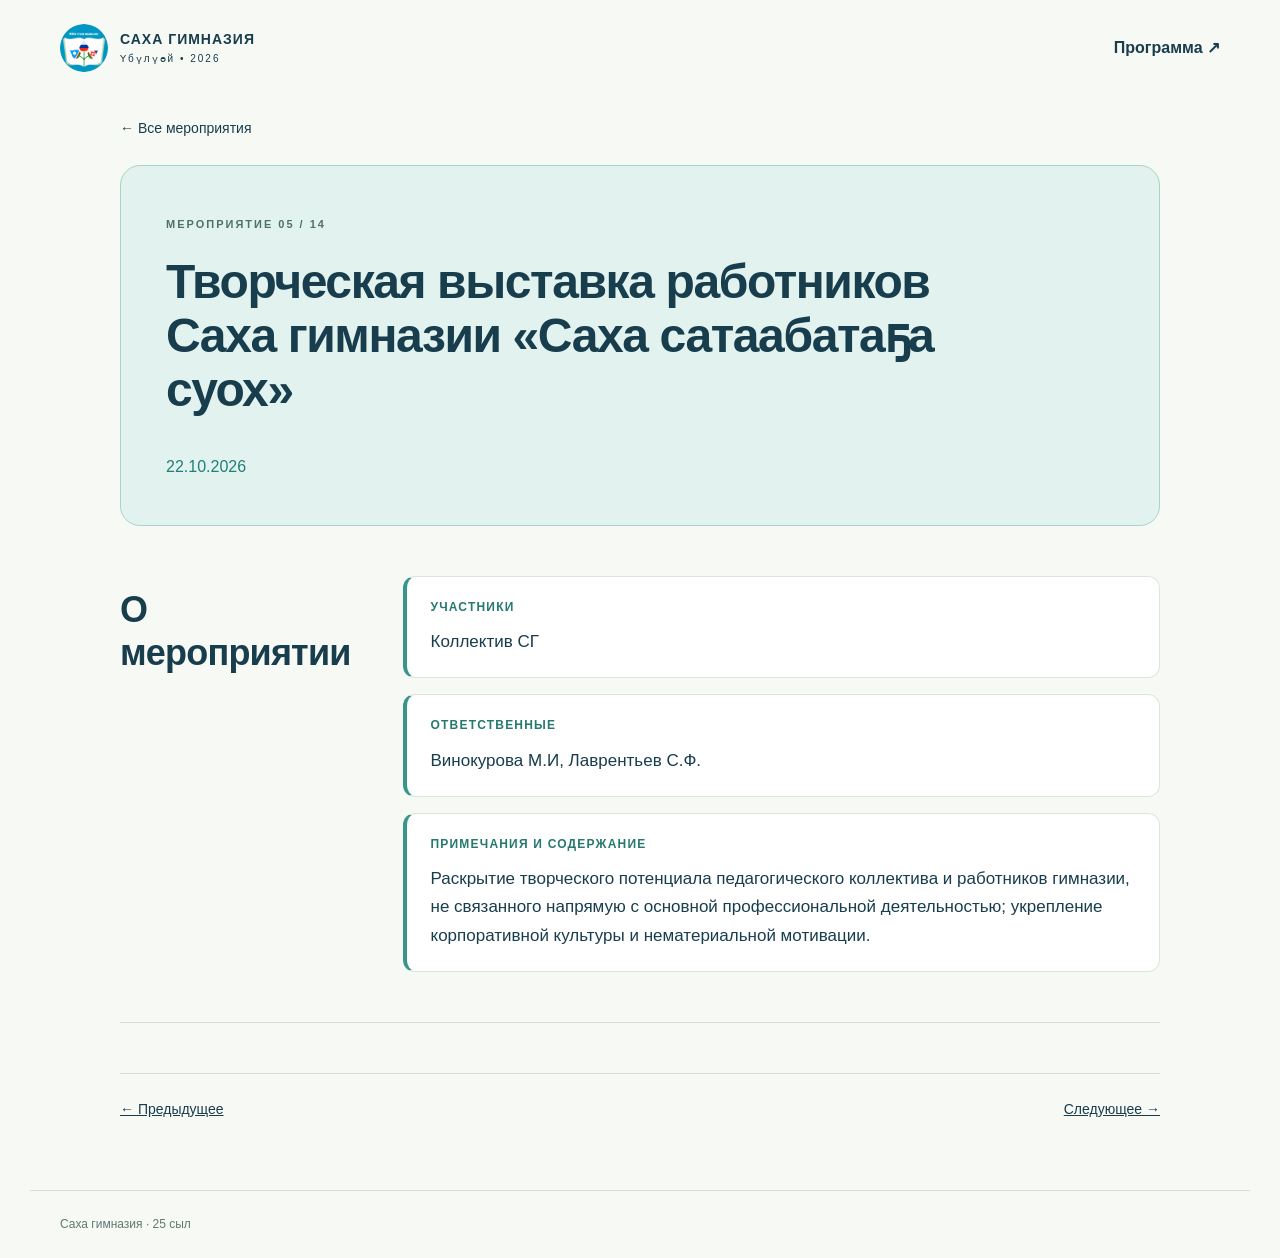
<file: events/05.html>
<!doctype html>
<html lang="sah">
  <head>
    <meta charset="utf-8">
    <meta name="viewport" content="width=device-width,initial-scale=1">
    <meta name="description" content="Саха гимназия: программа мероприятий к 25-летию. Информация, фотографии и видео.">
    <title>Творческая выставка работников Саха гимназии «Саха сатаабатаҕа суох» · Саха гимназия</title>
    <link rel="stylesheet" href="../assets/style.css">
  </head>
  <body>
    <a class="skip" href="#main">К содержанию</a>
    <header class="nav">
      <a class="brand" href="../index.html"><img class="brand-logo" src="../assets/school-logo.webp" alt=""><span>САХА ГИМНАЗИЯ<small>Үбүлүөй • 2026</small></span></a>
      <a href="../index.html#program">Программа ↗</a>
    </header>
    <main id="main" class="detail">
      <a class="back" href="../index.html#program">← Все мероприятия</a>
      <div class="event-intro teal">
        <span class="eyebrow">МЕРОПРИЯТИЕ 05 / 14</span>
        <h1>Творческая выставка работников Саха гимназии «Саха сатаабатаҕа суох»</h1>
        <span class="date">22.10.2026</span>
      </div>
      <section class="about about-expanded">
        <h2>О мероприятии</h2>
        <div class="info-stack">
          <section class="info-block">
            <h3>УЧАСТНИКИ</h3>
            <p>Коллектив СГ</p>
          </section>
          <section class="info-block">
            <h3>ОТВЕТСТВЕННЫЕ</h3>
            <p>Винокурова М.И, Лаврентьев С.Ф.</p>
          </section>
          <section class="info-block">
            <h3>ПРИМЕЧАНИЯ И СОДЕРЖАНИЕ</h3>
            <p>Раскрытие творческого потенциала педагогического коллектива и работников гимназии, не связанного напрямую с основной профессиональной деятельностью; укрепление корпоративной культуры и нематериальной мотивации.</p>
          </section>
        </div>
      </section>
      <section class="materials" data-event="05">
        <div class="gallery">
        </div>
      </section>
      <nav class="event-nav" aria-label="Другие мероприятия">
        <a href="04.html">← Предыдущее</a>
        <a href="06.html">Следующее →</a>
      </nav>
    </main>
    <footer>
      <span>Саха гимназия · 25 сыл</span>
    </footer>
    <script src="../assets/media.js"></script>
  </body>
</html>
</file>
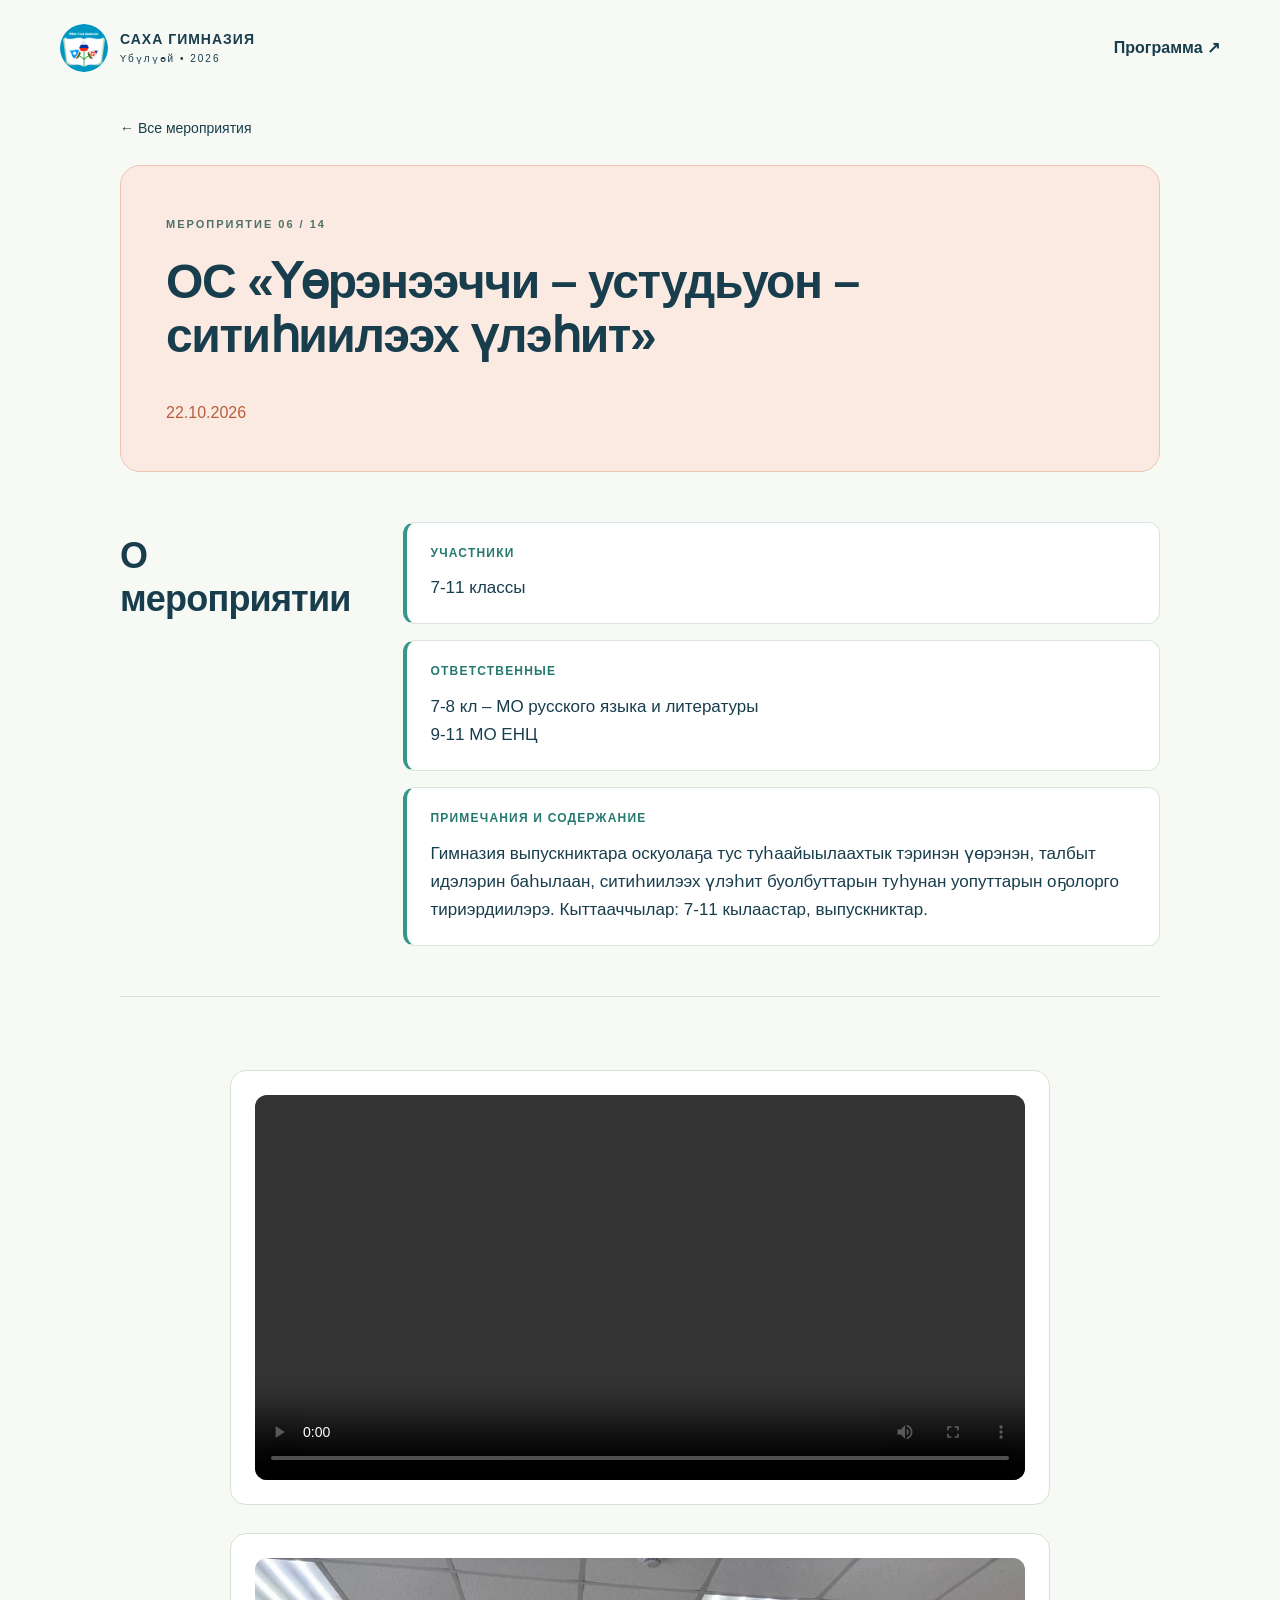
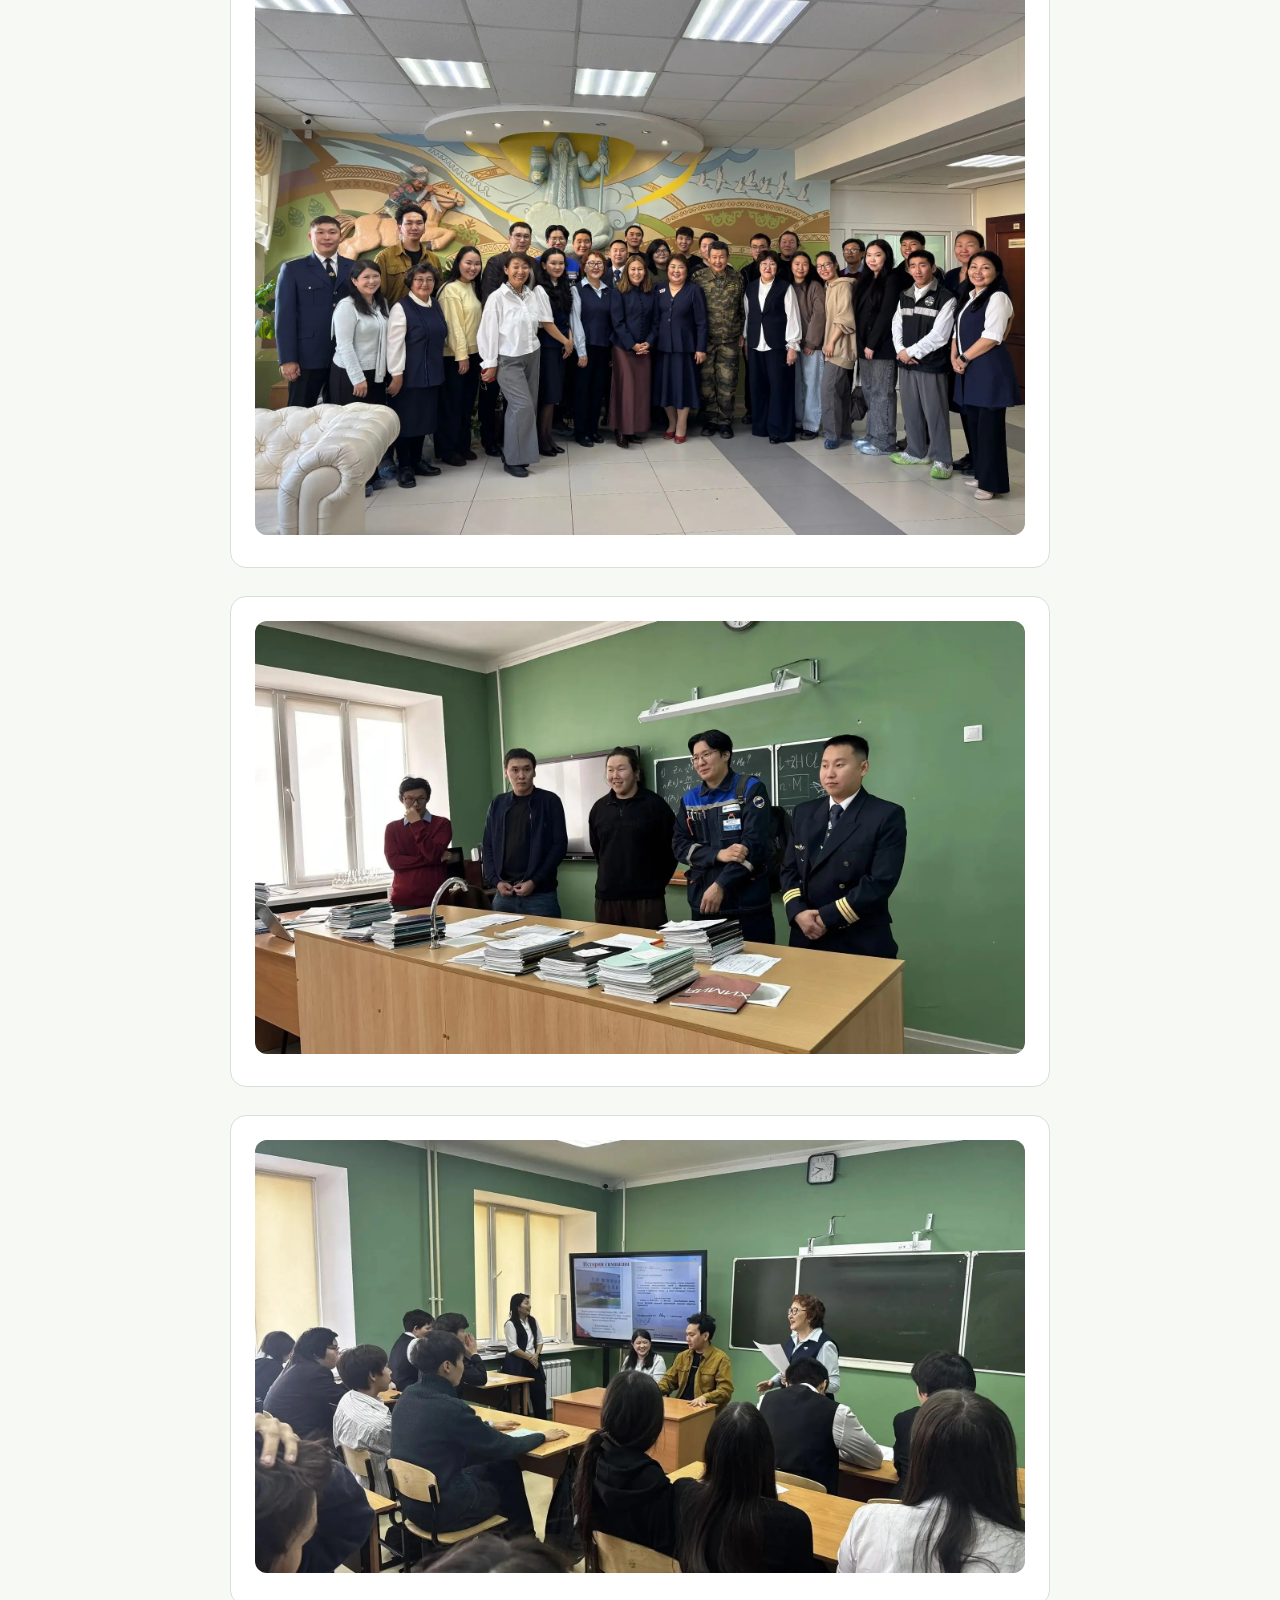
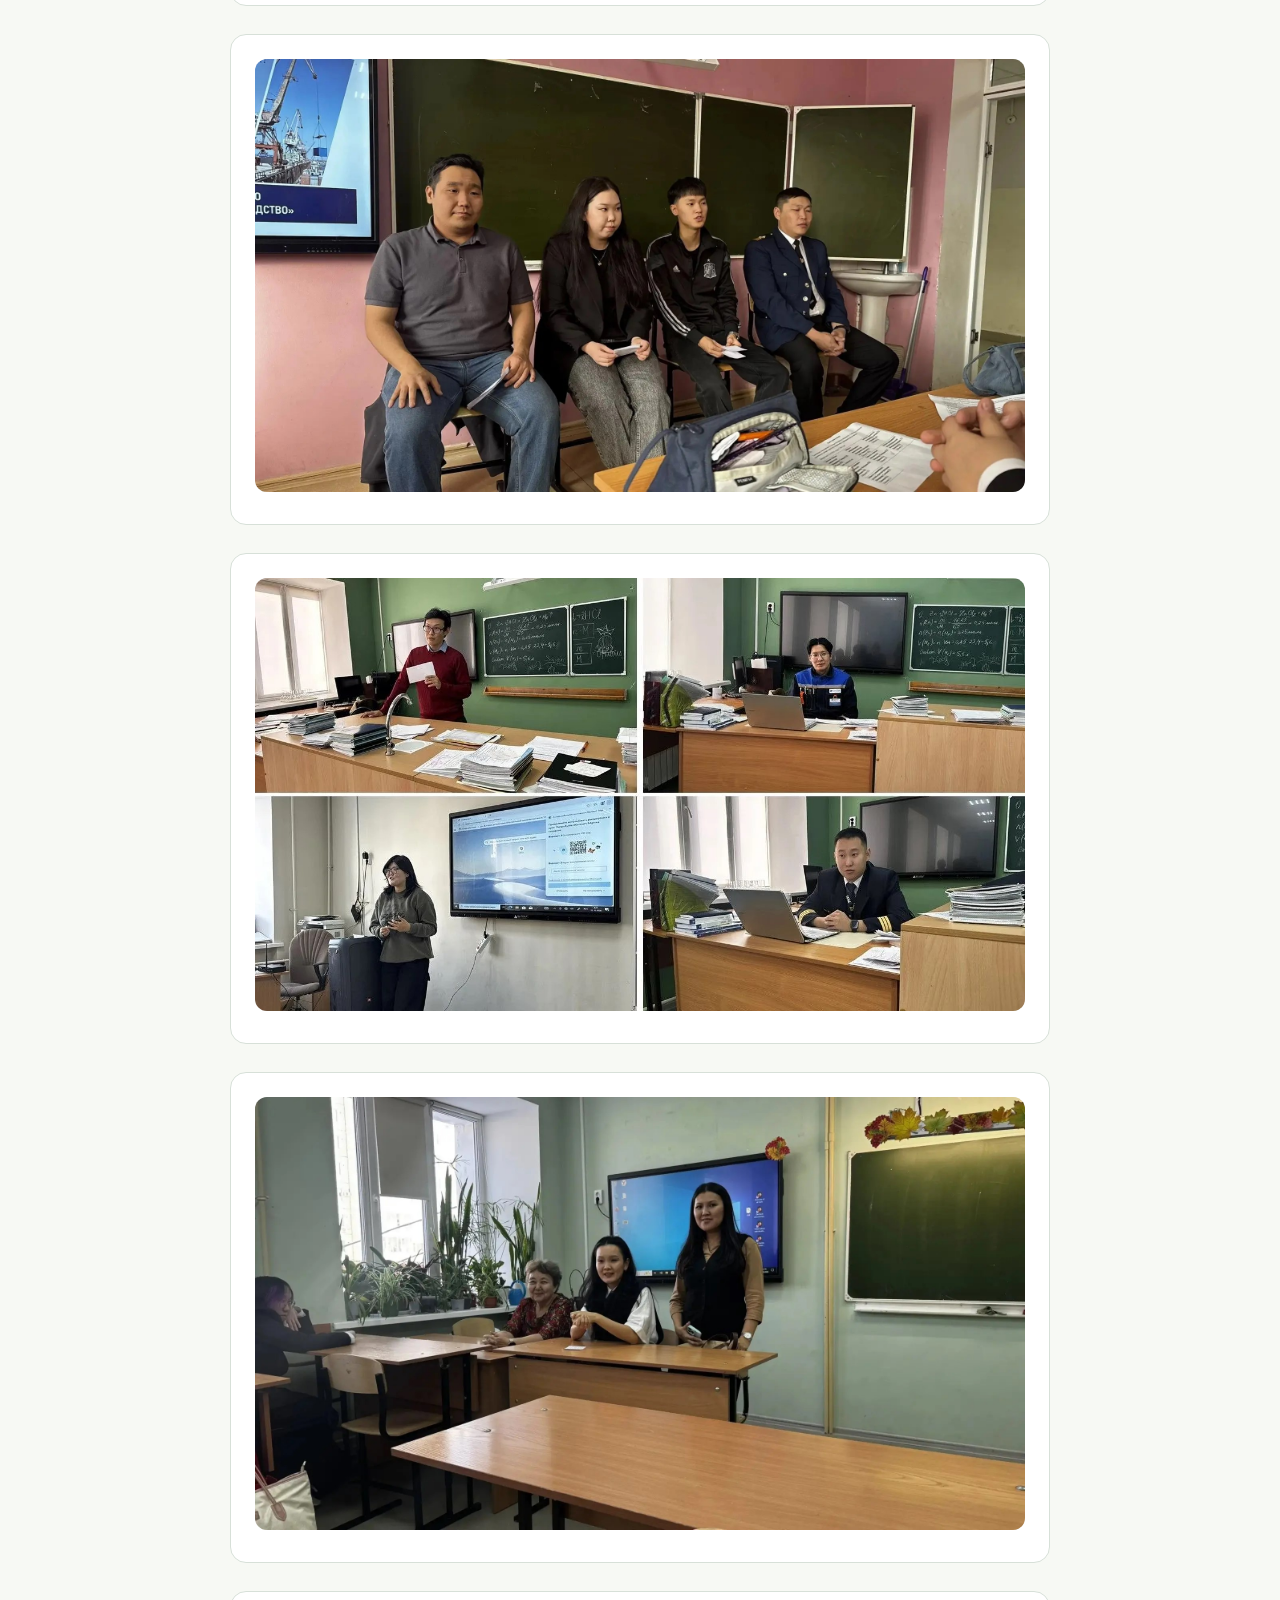
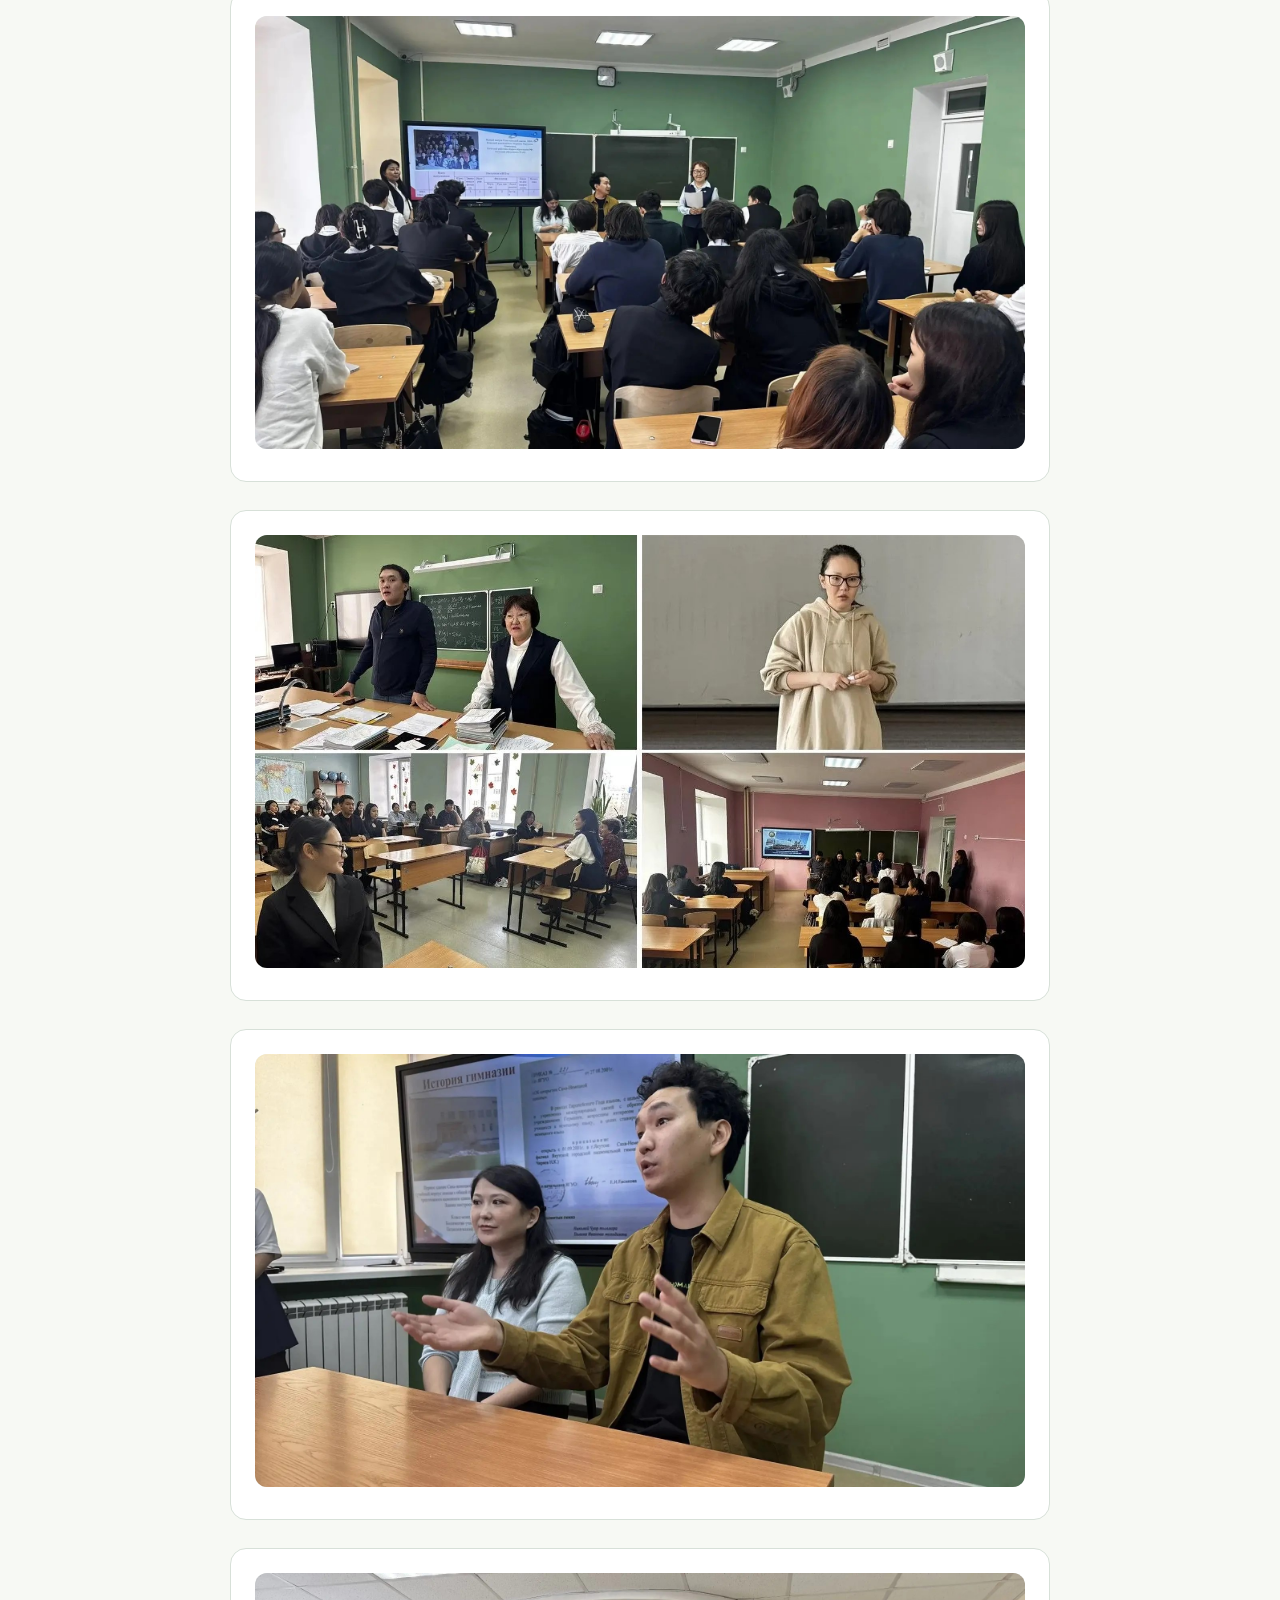
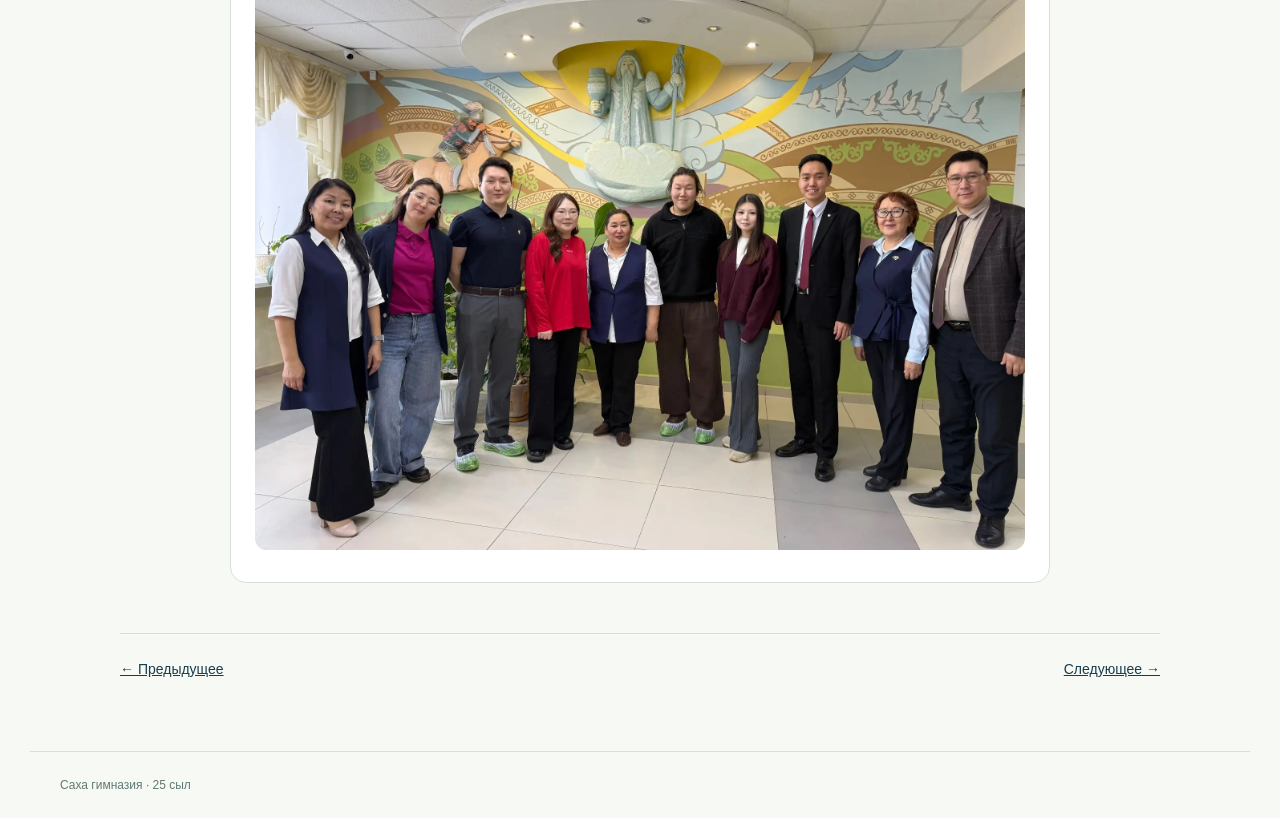
<file: events/06.html>
<!doctype html>
<html lang="sah">
  <head>
    <meta charset="utf-8">
    <meta name="viewport" content="width=device-width,initial-scale=1">
    <meta name="description" content="Саха гимназия: программа мероприятий к 25-летию. Информация, фотографии и видео.">
    <title>ОС «Үөрэнээччи – устудьуон – ситиһиилээх үлэһит» · Саха гимназия</title>
    <link rel="stylesheet" href="../assets/style.css">
  </head>
  <body>
    <a class="skip" href="#main">К содержанию</a>
    <header class="nav">
      <a class="brand" href="../index.html"><img class="brand-logo" src="../assets/school-logo.webp" alt=""><span>САХА ГИМНАЗИЯ<small>Үбүлүөй • 2026</small></span></a>
      <a href="../index.html#program">Программа ↗</a>
    </header>
    <main id="main" class="detail">
      <a class="back" href="../index.html#program">← Все мероприятия</a>
      <div class="event-intro coral">
        <span class="eyebrow">МЕРОПРИЯТИЕ 06 / 14</span>
        <h1>ОС «Үөрэнээччи – устудьуон – ситиһиилээх үлэһит»</h1>
        <span class="date">22.10.2026</span>
      </div>
      <section class="about about-expanded">
        <h2>О мероприятии</h2>
        <div class="info-stack">
          <section class="info-block">
            <h3>УЧАСТНИКИ</h3>
            <p>7-11 классы</p>
          </section>
          <section class="info-block">
            <h3>ОТВЕТСТВЕННЫЕ</h3>
            <p>7-8 кл – МО русского языка и литературы</p>
            <p>9-11 МО ЕНЦ</p>
          </section>
          <section class="info-block">
            <h3>ПРИМЕЧАНИЯ И СОДЕРЖАНИЕ</h3>
            <p>Гимназия выпускниктара оскуолаҕа тус туһаайыылаахтык тэринэн үөрэнэн, талбыт идэлэрин баһылаан, ситиһиилээх үлэһит буолбуттарын туһунан уопуттарын оҕолорго тириэрдиилэрэ. Кыттааччылар: 7-11 кылаастар, выпускниктар.</p>
          </section>
        </div>
      </section>
      <section class="materials" data-event="06">
        <div class="gallery">
        </div>
      </section>
      <nav class="event-nav" aria-label="Другие мероприятия">
        <a href="05.html">← Предыдущее</a>
        <a href="07.html">Следующее →</a>
      </nav>
    </main>
    <footer>
      <span>Саха гимназия · 25 сыл</span>
    </footer>
    <script src="../assets/media.js"></script>
  </body>
</html>
</file>
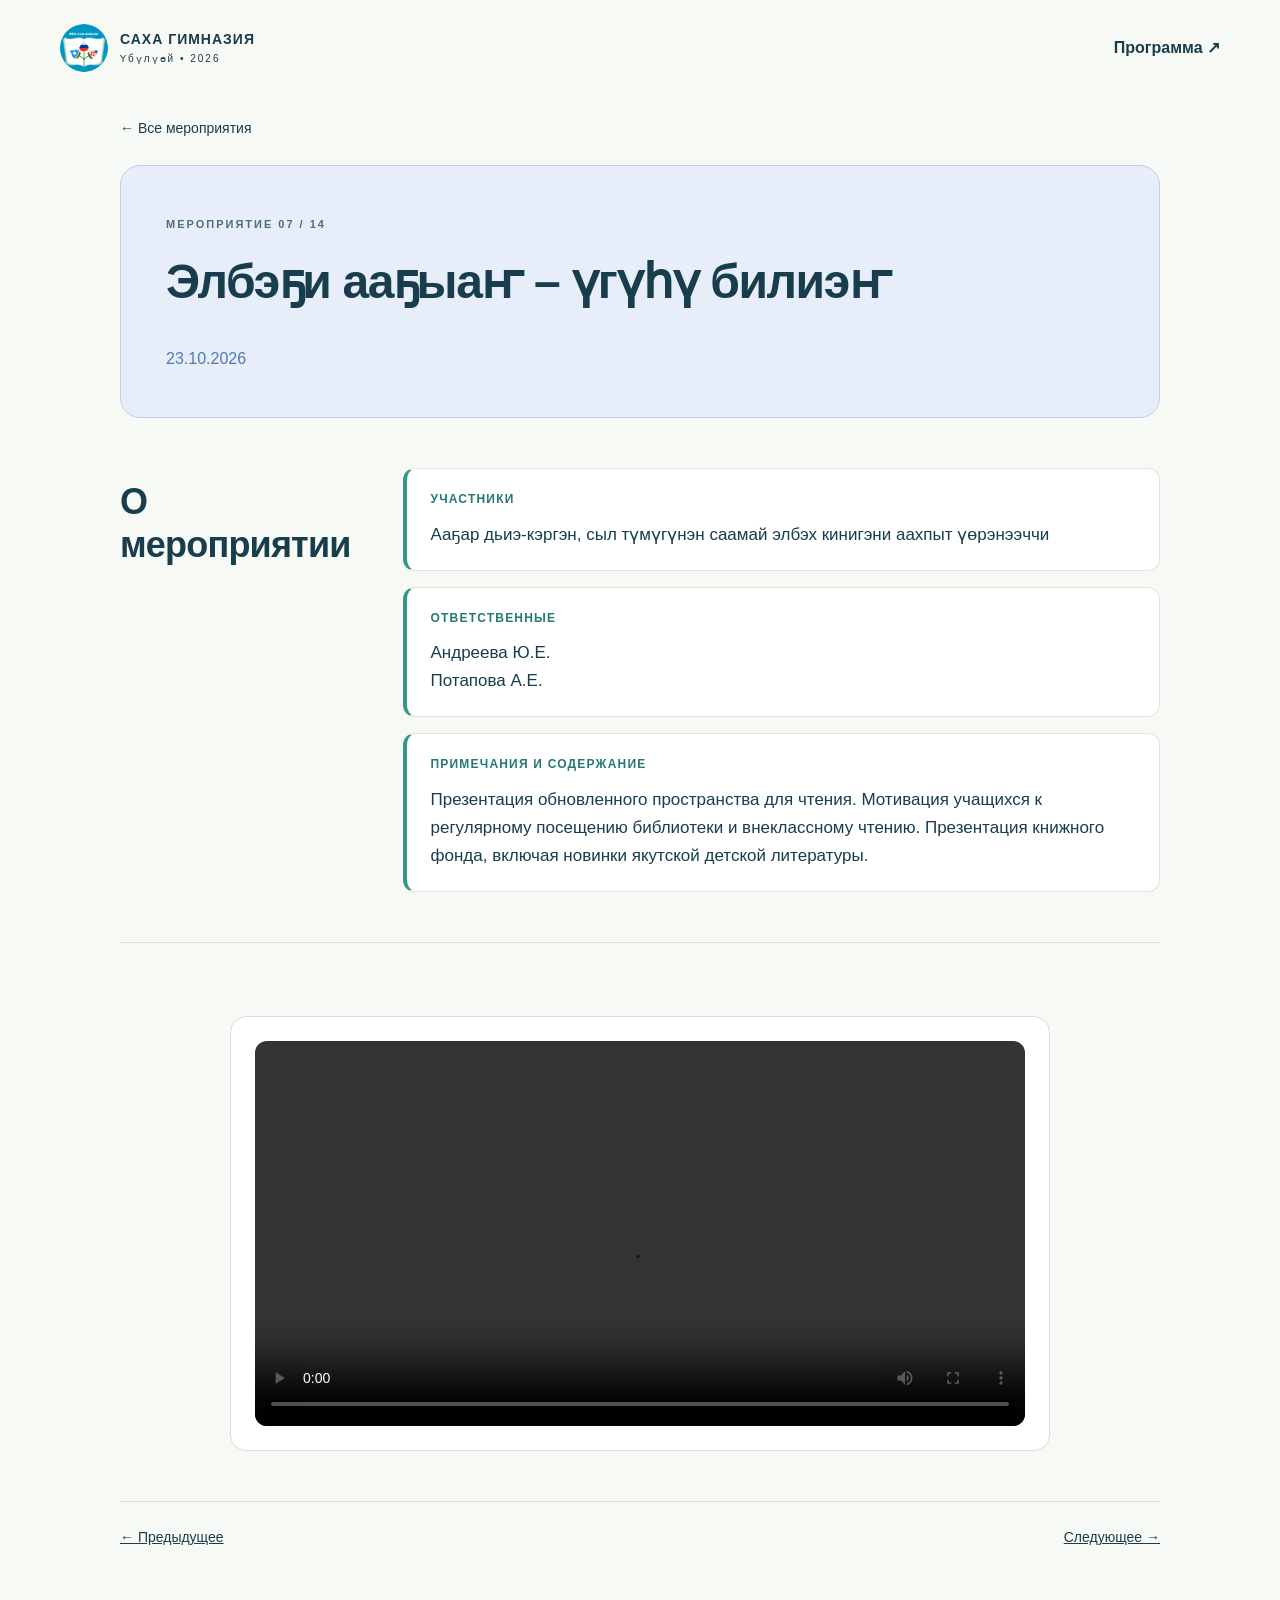
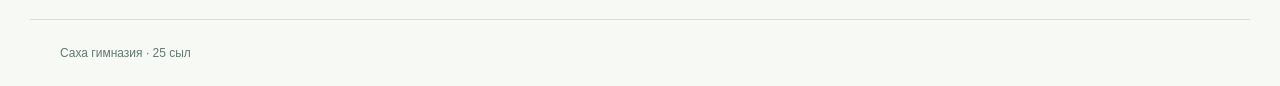
<file: events/07.html>
<!doctype html>
<html lang="sah">
  <head>
    <meta charset="utf-8">
    <meta name="viewport" content="width=device-width,initial-scale=1">
    <meta name="description" content="Саха гимназия: программа мероприятий к 25-летию. Информация, фотографии и видео.">
    <title>Элбэҕи ааҕыаҥ – үгүһү билиэҥ · Саха гимназия</title>
    <link rel="stylesheet" href="../assets/style.css">
  </head>
  <body>
    <a class="skip" href="#main">К содержанию</a>
    <header class="nav">
      <a class="brand" href="../index.html"><img class="brand-logo" src="../assets/school-logo.webp" alt=""><span>САХА ГИМНАЗИЯ<small>Үбүлүөй • 2026</small></span></a>
      <a href="../index.html#program">Программа ↗</a>
    </header>
    <main id="main" class="detail">
      <a class="back" href="../index.html#program">← Все мероприятия</a>
      <div class="event-intro blue">
        <span class="eyebrow">МЕРОПРИЯТИЕ 07 / 14</span>
        <h1>Элбэҕи ааҕыаҥ – үгүһү билиэҥ</h1>
        <span class="date">23.10.2026</span>
      </div>
      <section class="about about-expanded">
        <h2>О мероприятии</h2>
        <div class="info-stack">
          <section class="info-block">
            <h3>УЧАСТНИКИ</h3>
            <p>Ааҕар дьиэ-кэргэн, сыл түмүгүнэн саамай элбэх кинигэни аахпыт үөрэнээччи</p>
          </section>
          <section class="info-block">
            <h3>ОТВЕТСТВЕННЫЕ</h3>
            <p>Андреева Ю.Е.</p>
            <p>Потапова А.Е.</p>
          </section>
          <section class="info-block">
            <h3>ПРИМЕЧАНИЯ И СОДЕРЖАНИЕ</h3>
            <p>Презентация обновленного пространства для чтения. Мотивация учащихся к регулярному посещению библиотеки и внеклассному чтению. Презентация книжного фонда, включая новинки якутской детской литературы.</p>
          </section>
        </div>
      </section>
      <section class="materials" data-event="07">
        <div class="gallery">
        </div>
      </section>
      <nav class="event-nav" aria-label="Другие мероприятия">
        <a href="06.html">← Предыдущее</a>
        <a href="08.html">Следующее →</a>
      </nav>
    </main>
    <footer>
      <span>Саха гимназия · 25 сыл</span>
    </footer>
    <script src="../assets/media.js"></script>
  </body>
</html>
</file>
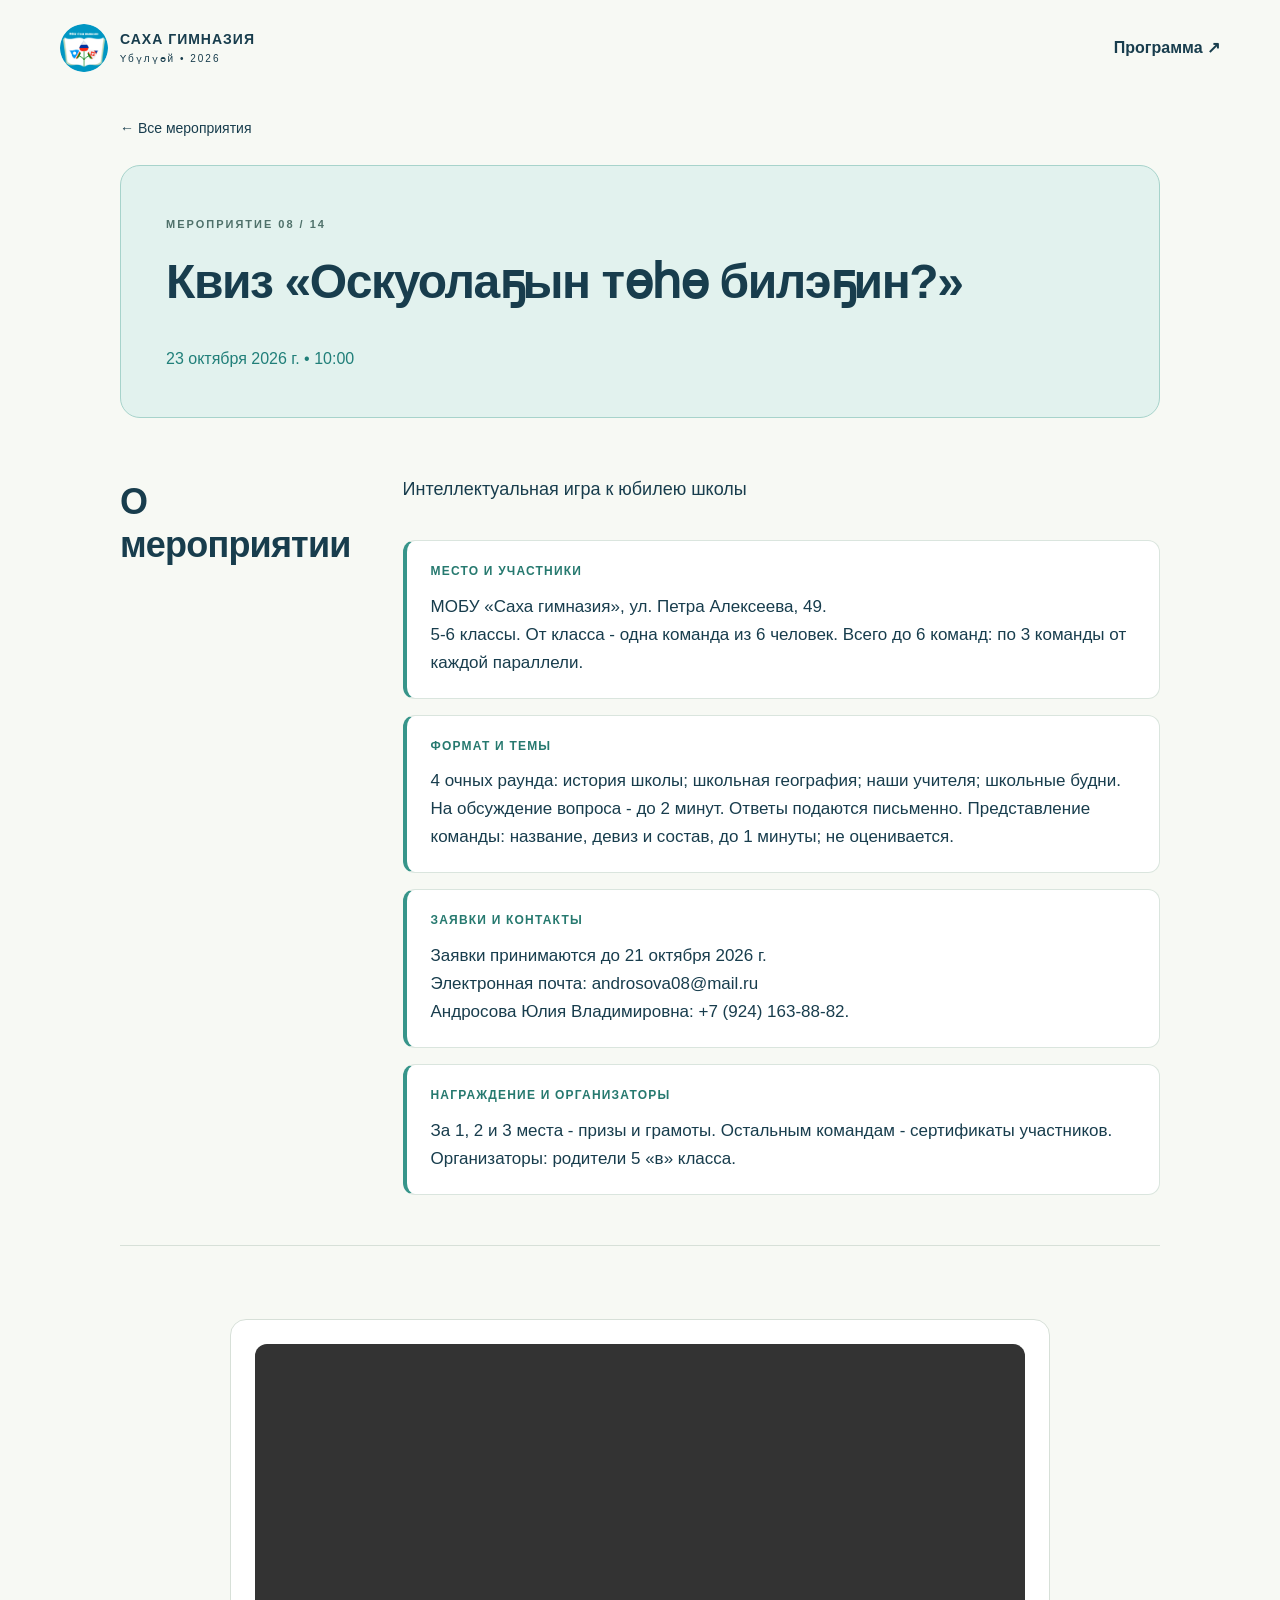
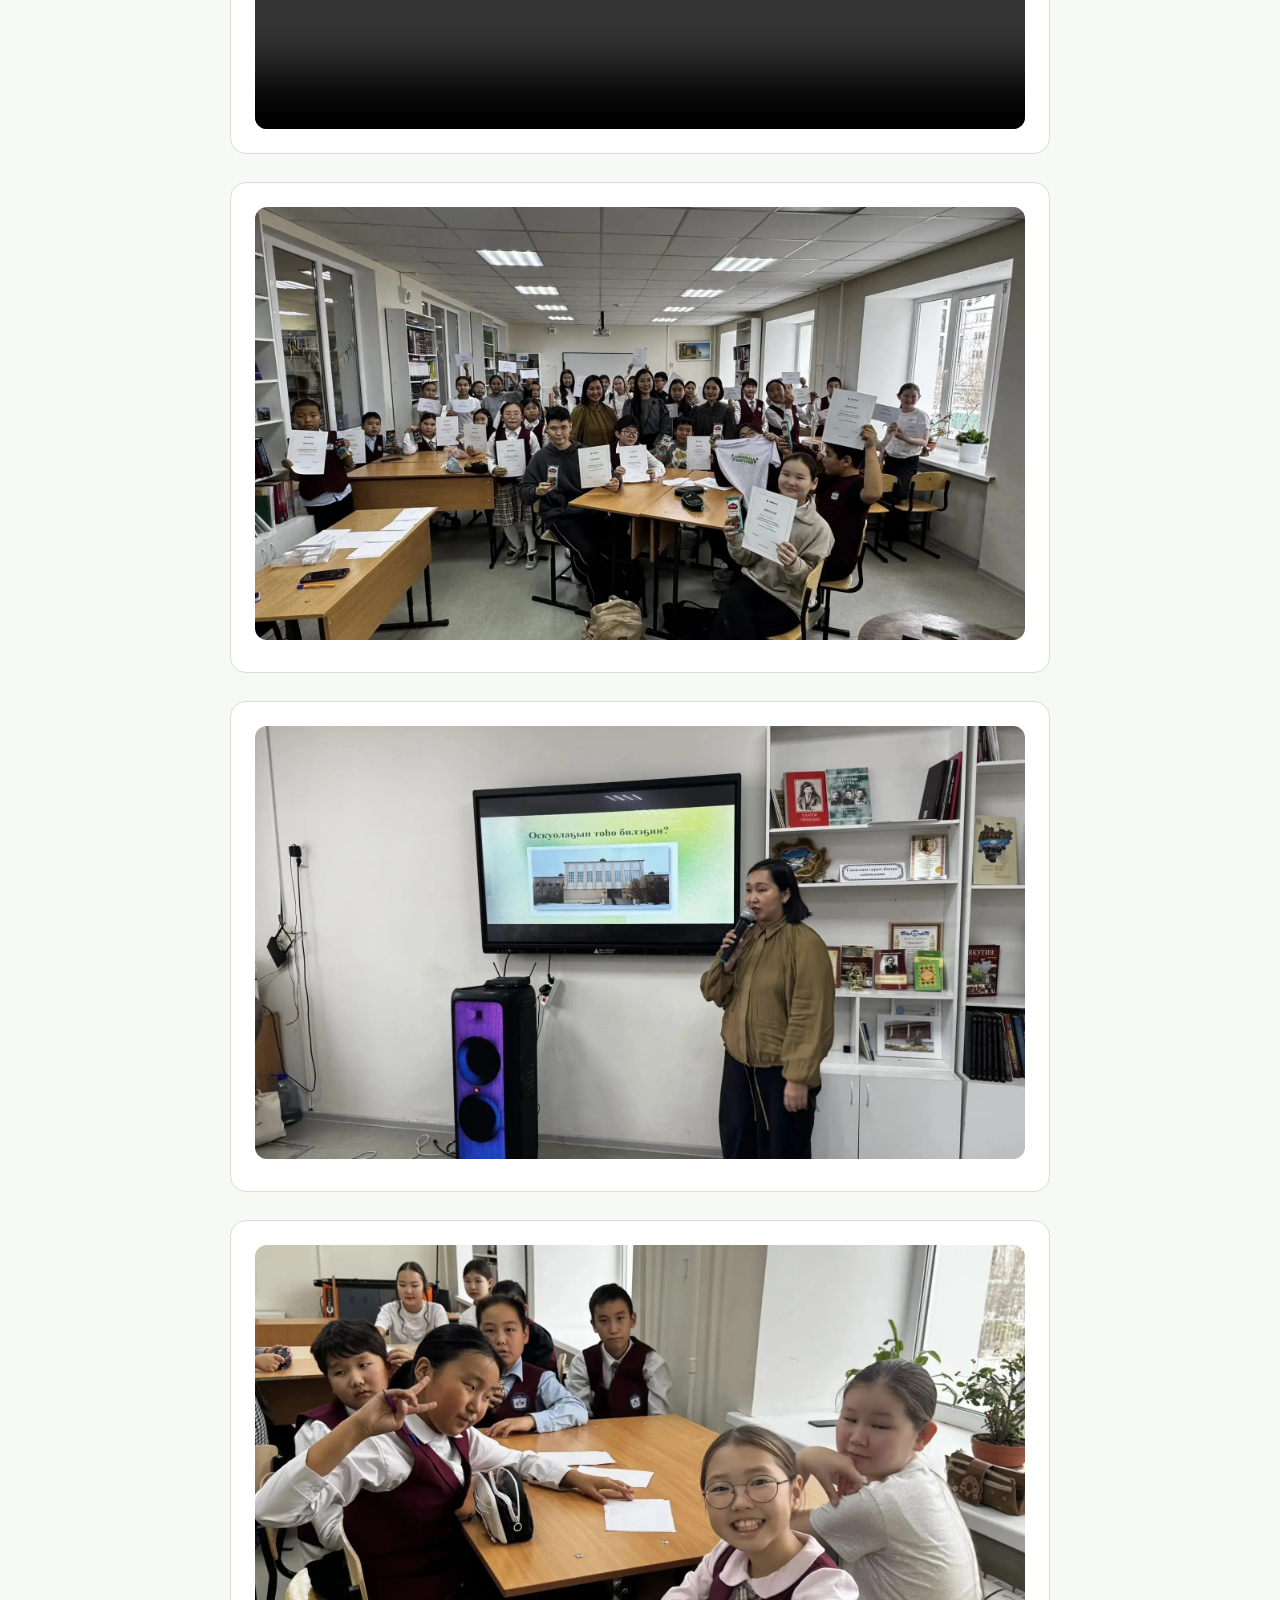
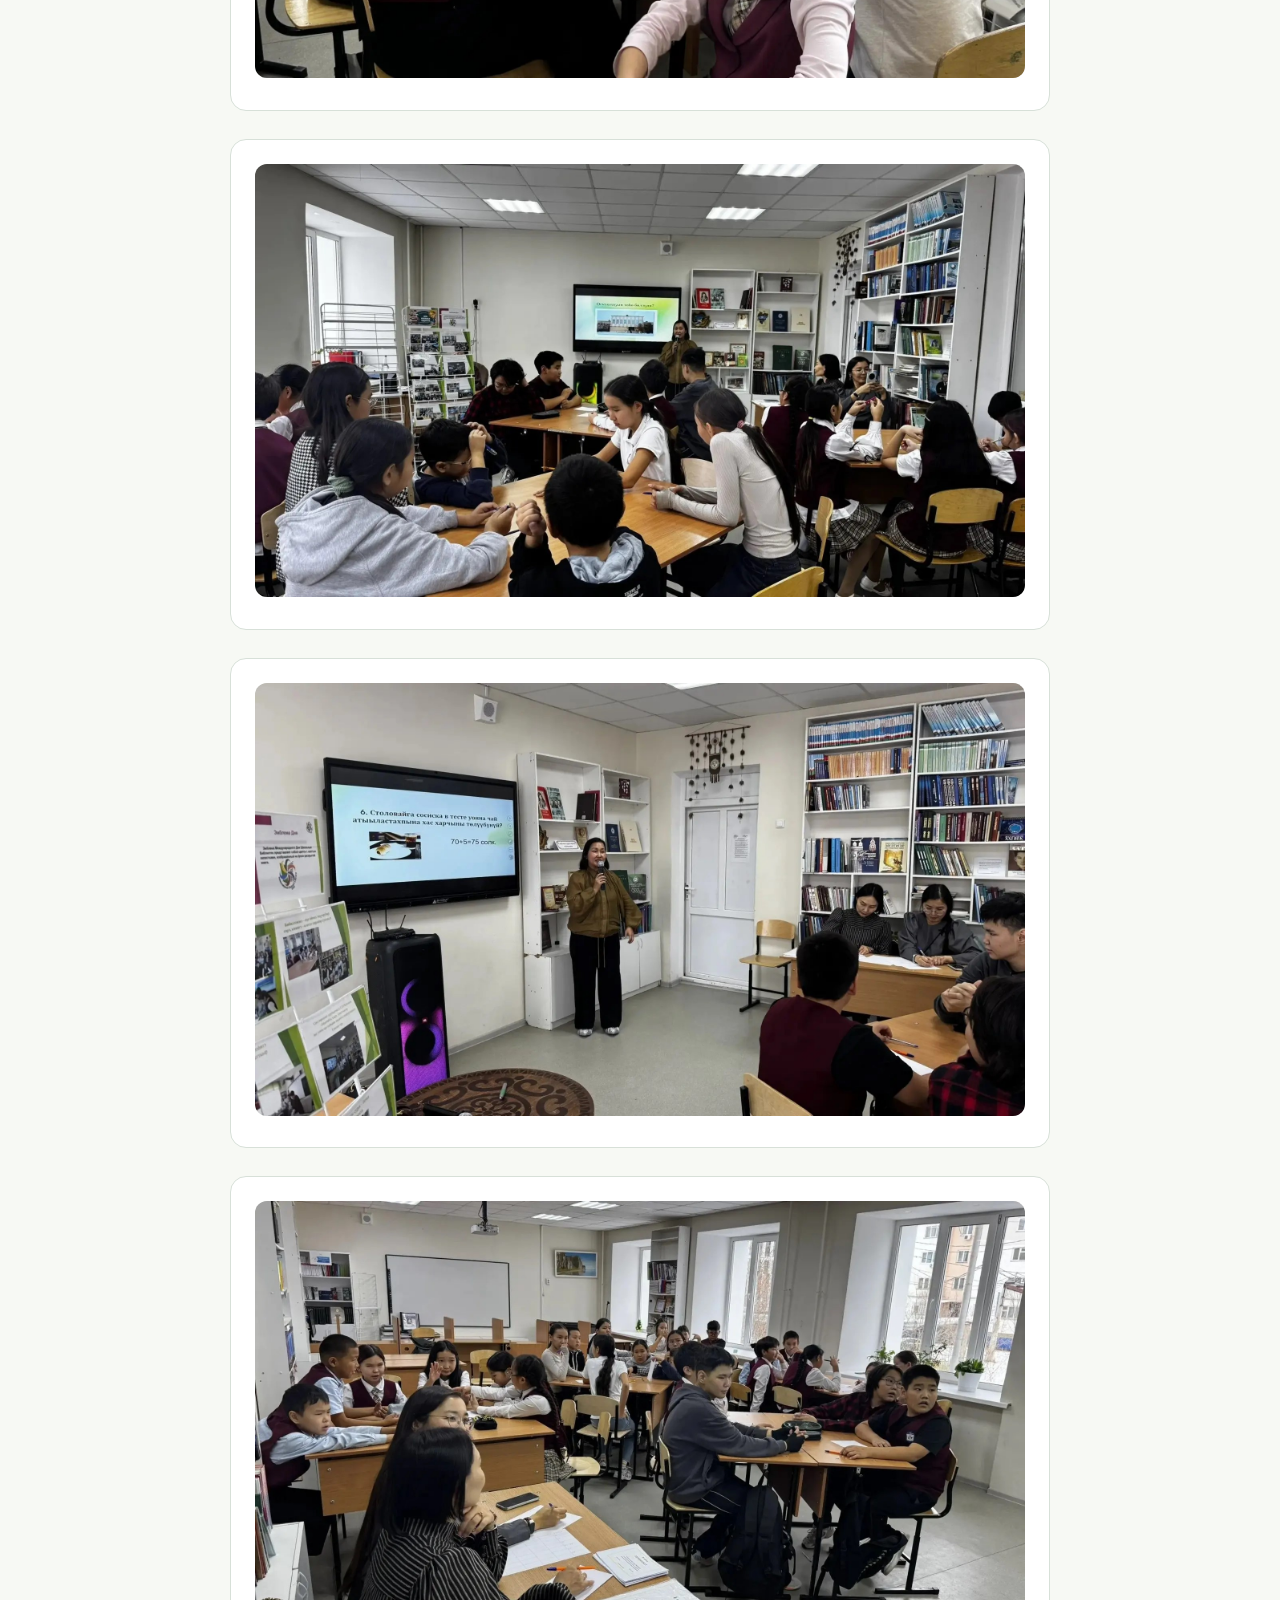
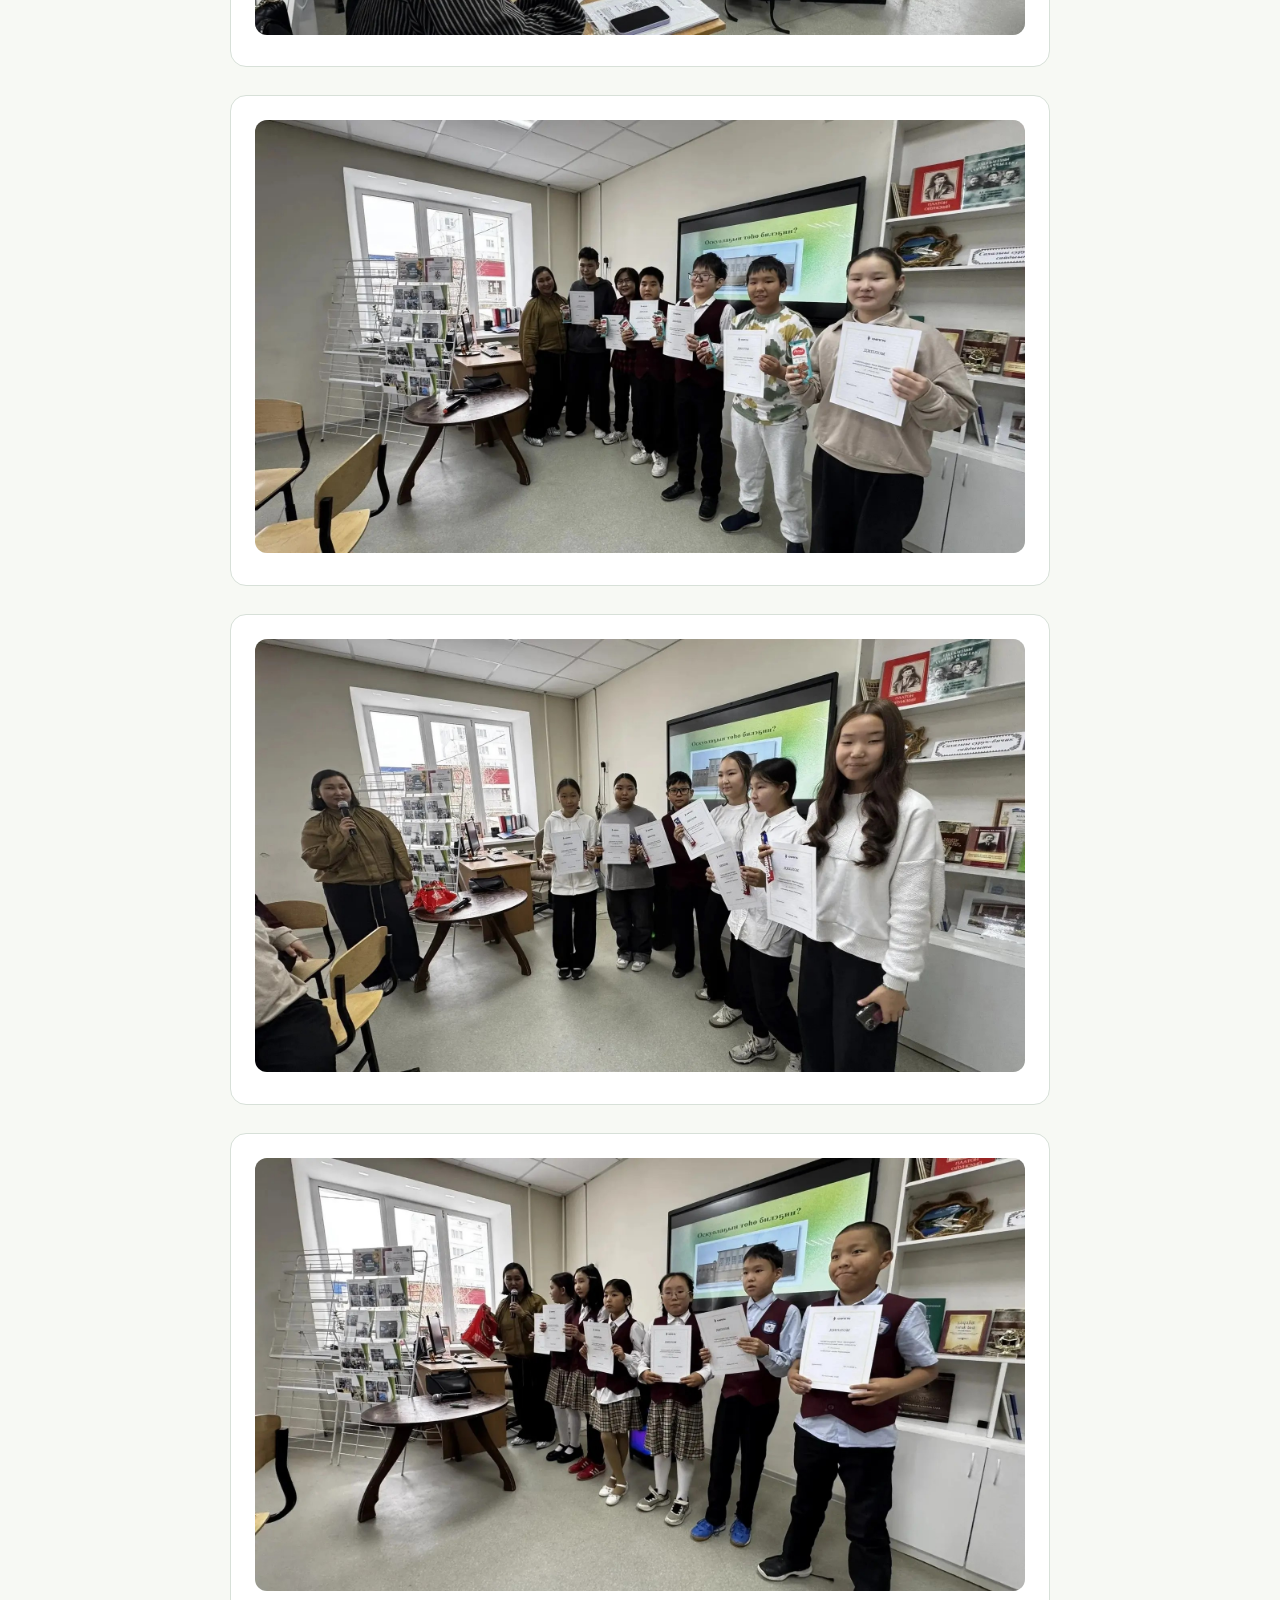
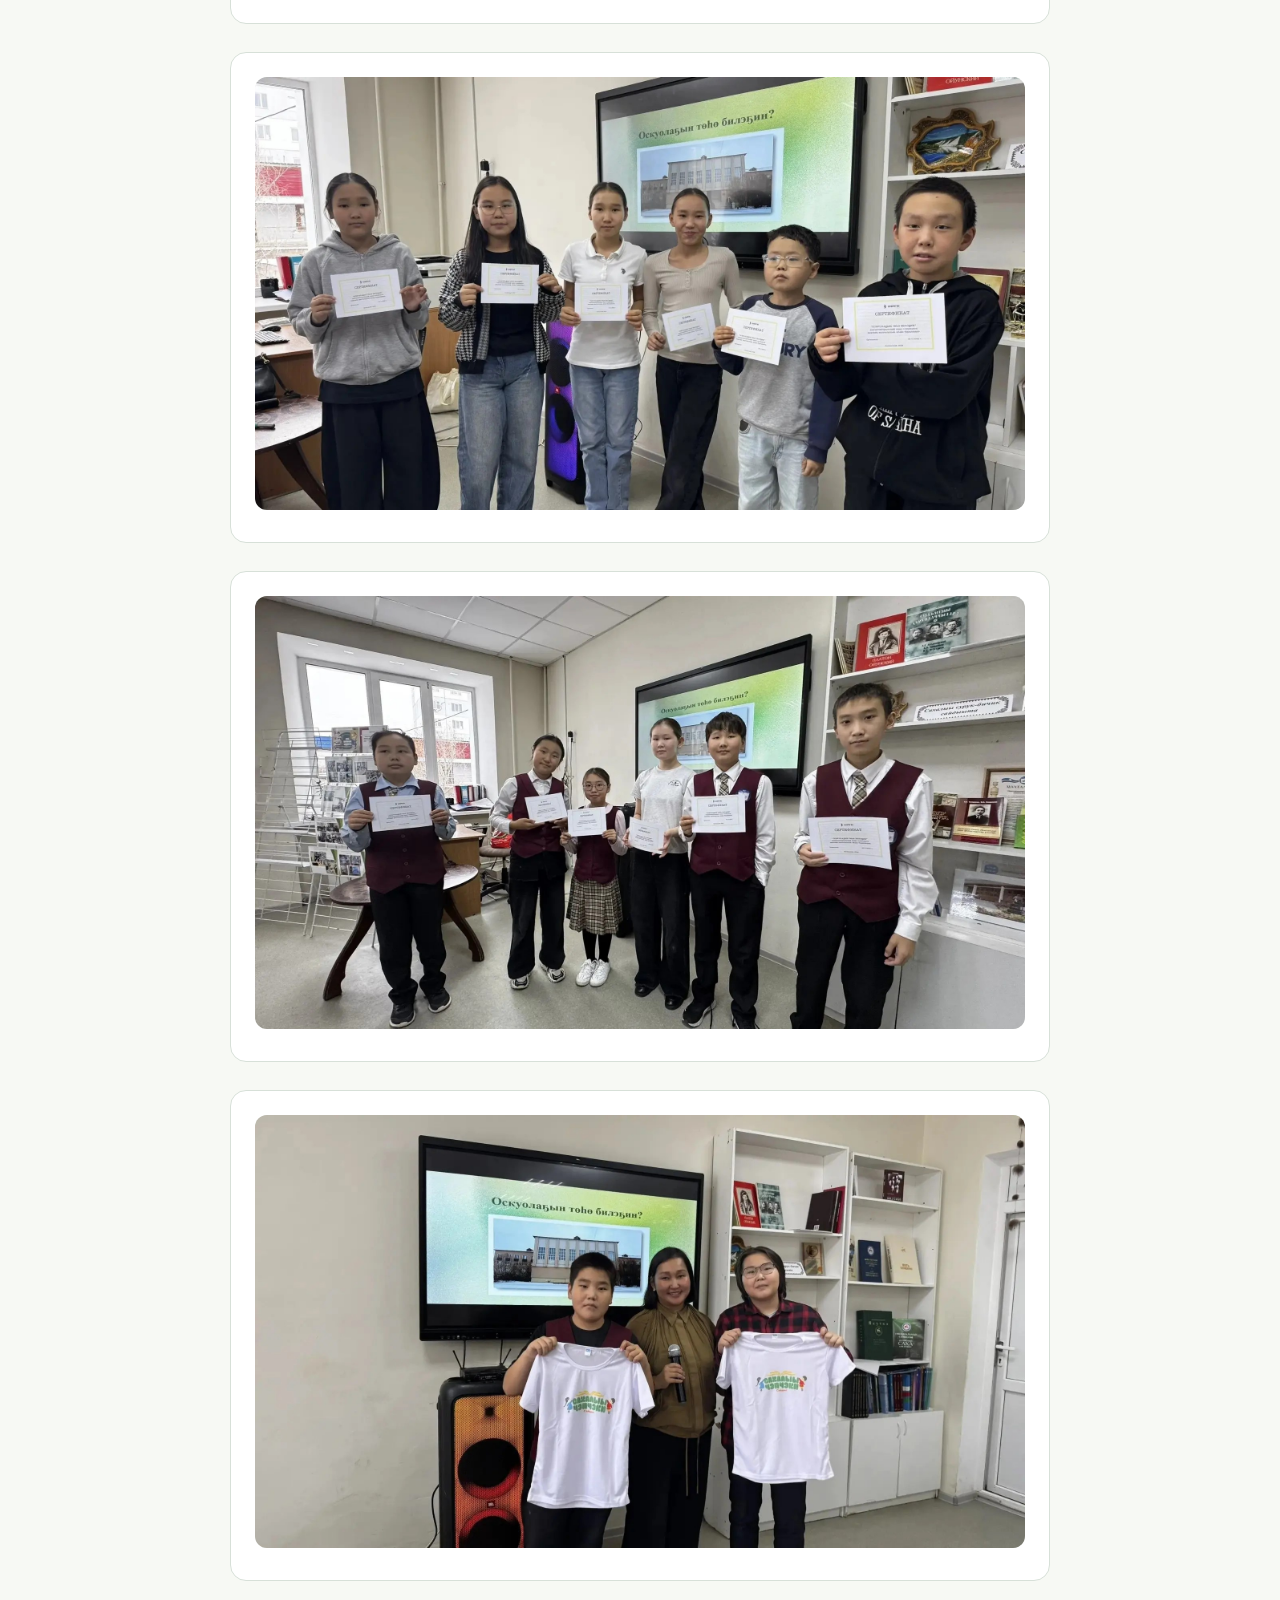
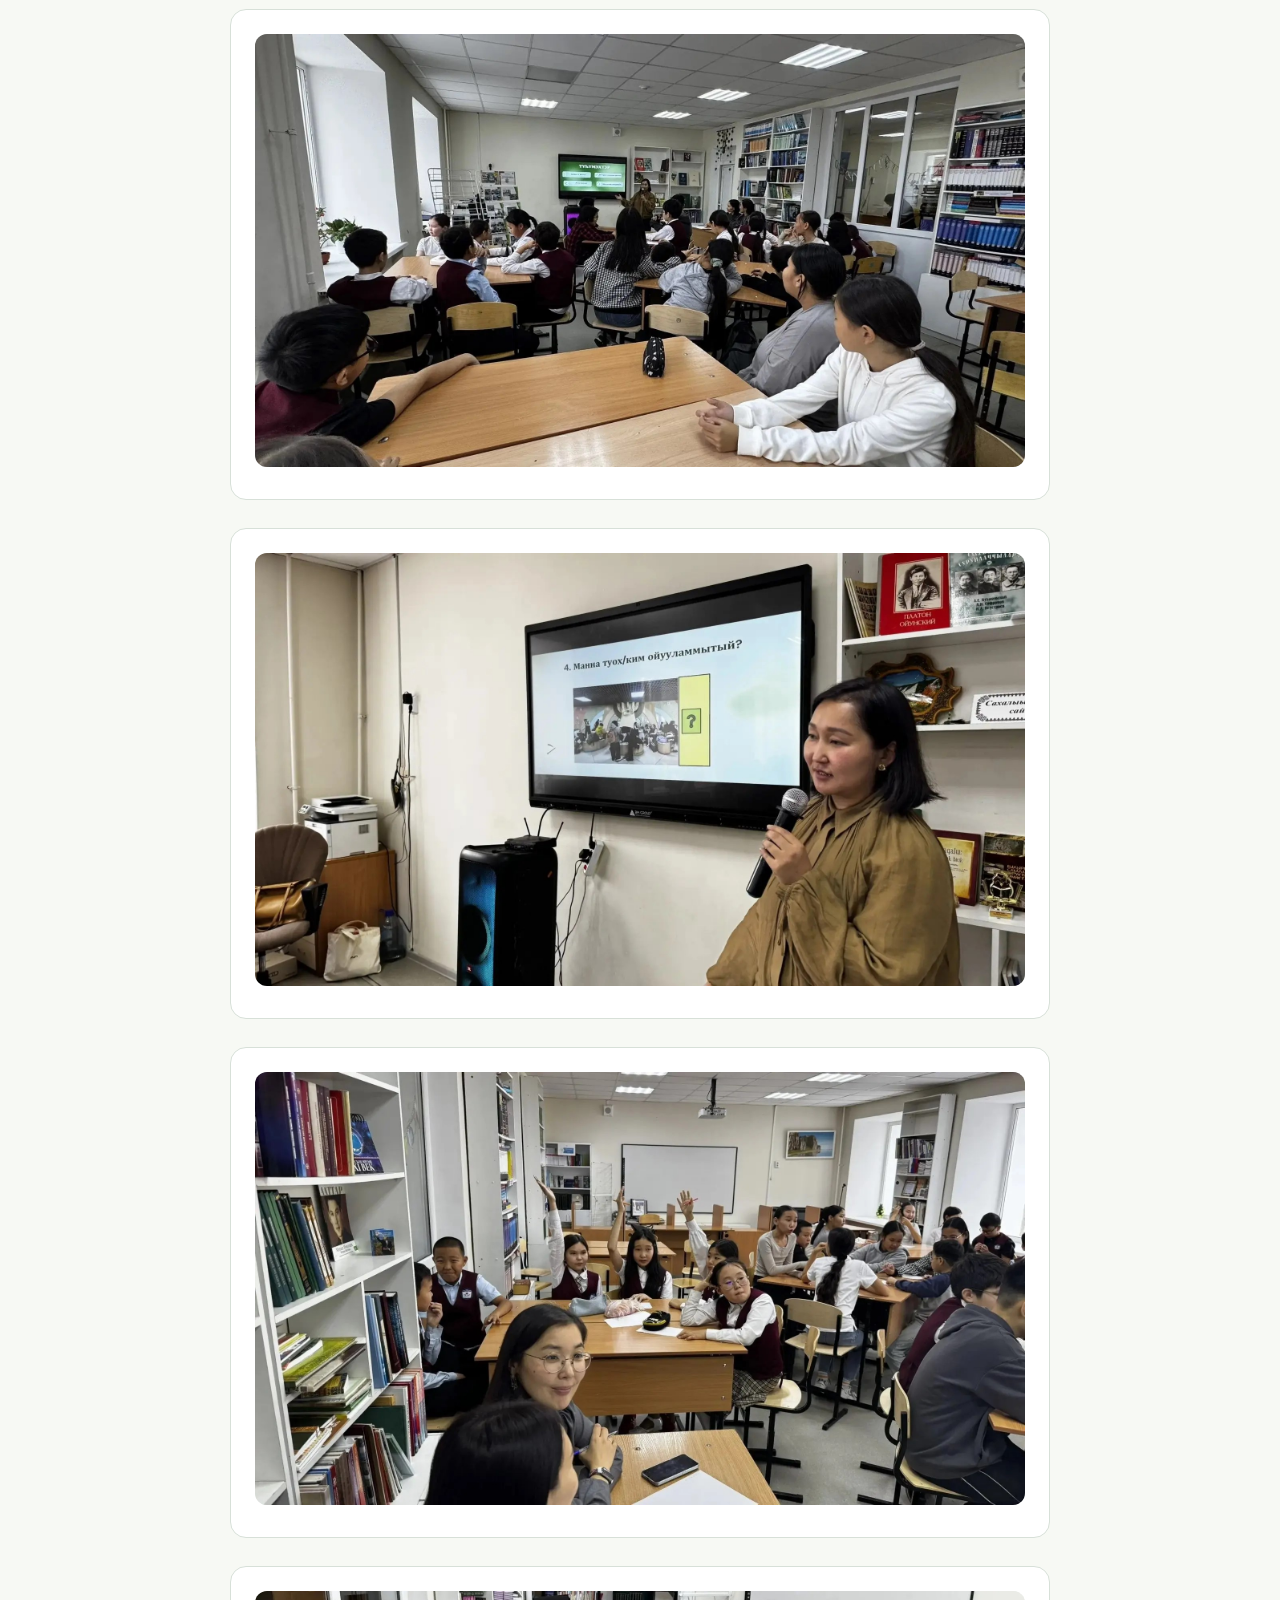
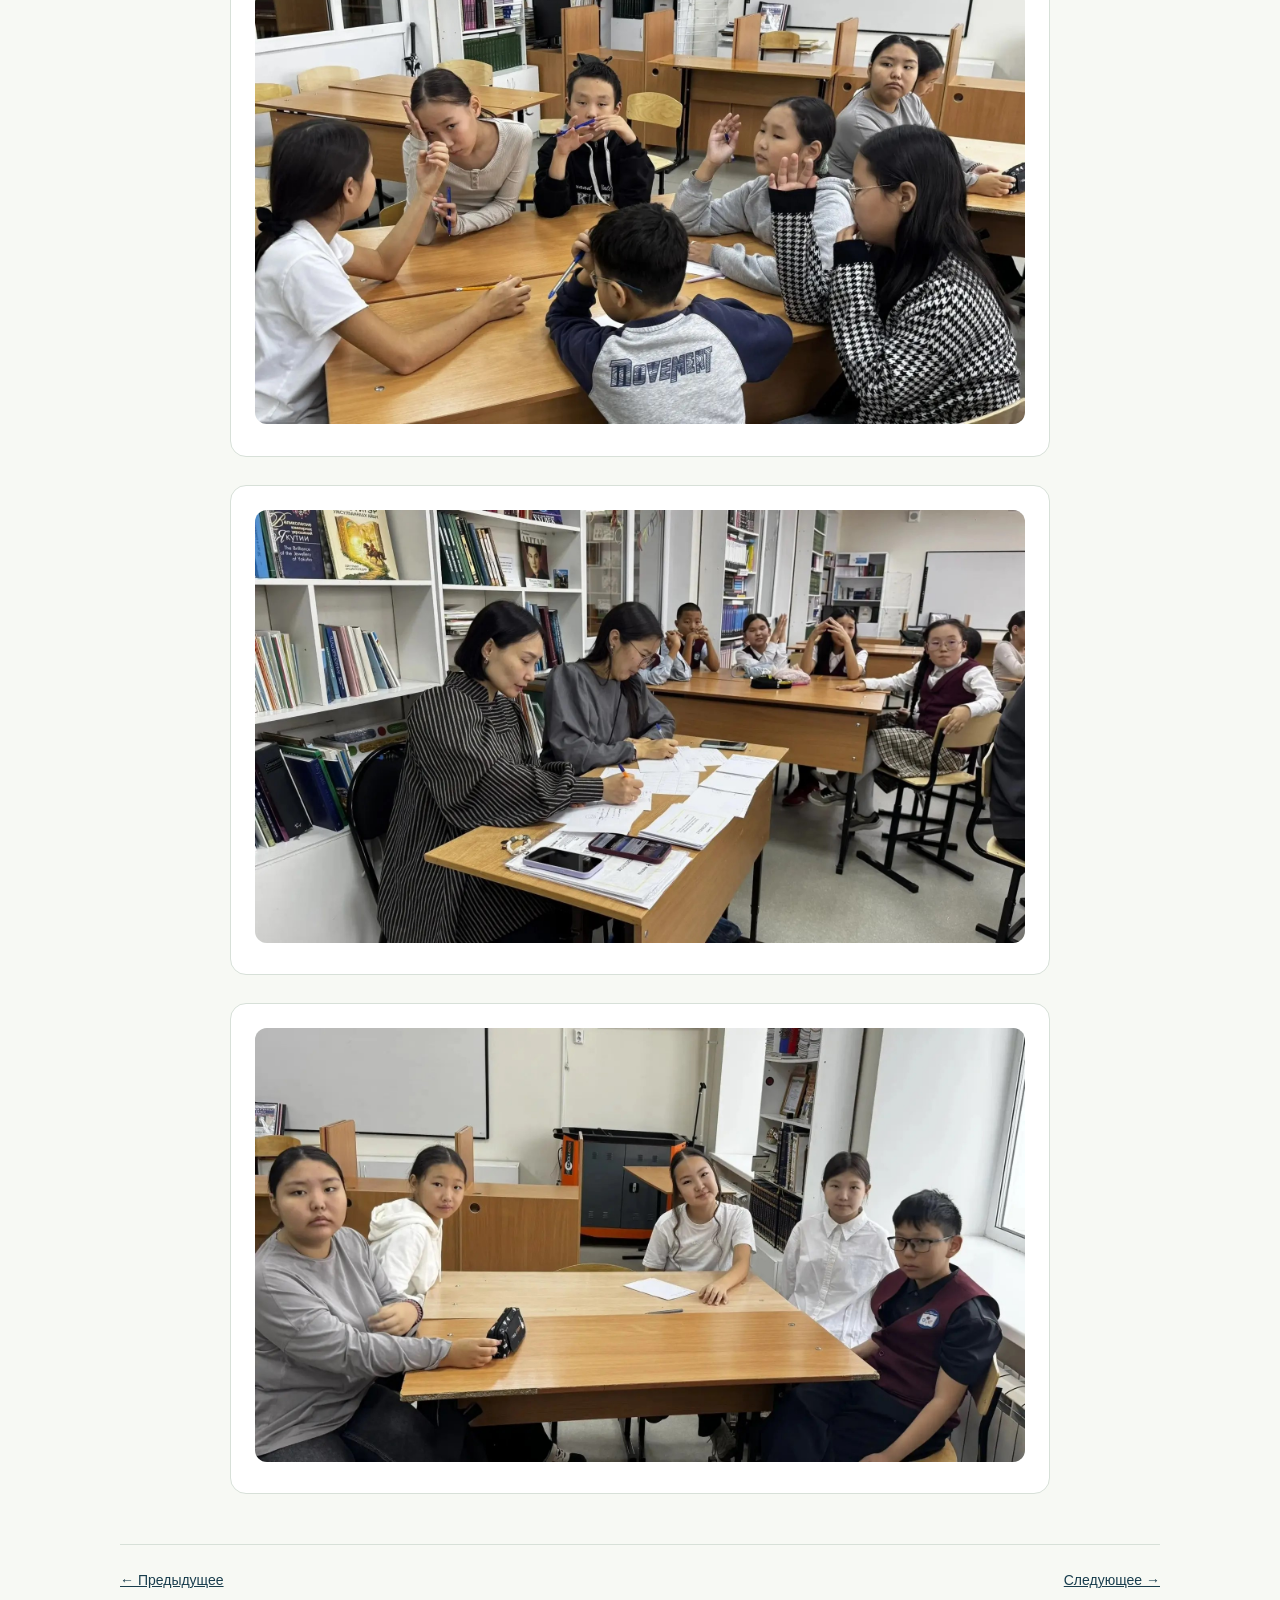
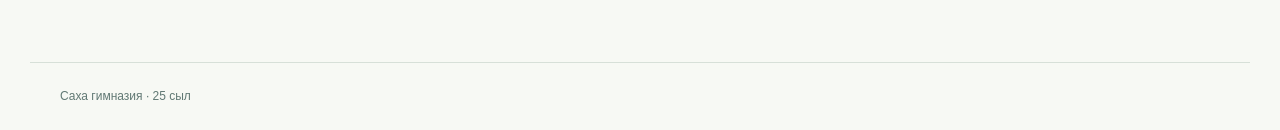
<file: events/08.html>
<!doctype html>
<html lang="sah">
  <head>
    <meta charset="utf-8">
    <meta name="viewport" content="width=device-width,initial-scale=1">
    <meta name="description" content="Саха гимназия: программа мероприятий к 25-летию. Информация, фотографии и видео.">
    <title>Квиз «Оскуолаҕын төһө билэҕин?» · Саха гимназия</title>
    <link rel="stylesheet" href="../assets/style.css">
  </head>
  <body>
    <a class="skip" href="#main">К содержанию</a>
    <header class="nav">
      <a class="brand" href="../index.html"><img class="brand-logo" src="../assets/school-logo.webp" alt=""><span>САХА ГИМНАЗИЯ<small>Үбүлүөй • 2026</small></span></a>
      <a href="../index.html#program">Программа ↗</a>
    </header>
    <main id="main" class="detail">
      <a class="back" href="../index.html#program">← Все мероприятия</a>
      <div class="event-intro teal">
        <span class="eyebrow">МЕРОПРИЯТИЕ 08 / 14</span>
        <h1>Квиз «Оскуолаҕын төһө билэҕин?»</h1>
        <span class="date">23 октября 2026 г. • 10:00</span>
      </div>
      <section class="about about-expanded">
        <h2>О мероприятии</h2>
        <div class="info-stack">
          <p>Интеллектуальная игра к юбилею школы</p>
          <section class="info-block">
            <h3>МЕСТО И УЧАСТНИКИ</h3>
            <p>МОБУ «Саха гимназия», ул. Петра Алексеева, 49.</p>
            <p>5-6 классы. От класса - одна команда из 6 человек. Всего до 6 команд: по 3 команды от каждой параллели.</p>
          </section>
          <section class="info-block">
            <h3>ФОРМАТ И ТЕМЫ</h3>
            <p>4 очных раунда: история школы; школьная география; наши учителя; школьные будни.</p>
            <p>На обсуждение вопроса - до 2 минут. Ответы подаются письменно. Представление команды: название, девиз и состав, до 1 минуты; не оценивается.</p>
          </section>
          <section class="info-block">
            <h3>ЗАЯВКИ И КОНТАКТЫ</h3>
            <p>Заявки принимаются до 21 октября 2026 г.</p>
            <p>Электронная почта: androsova08@mail.ru</p>
            <p>Андросова Юлия Владимировна: +7 (924) 163-88-82.</p>
          </section>
          <section class="info-block">
            <h3>НАГРАЖДЕНИЕ И ОРГАНИЗАТОРЫ</h3>
            <p>За 1, 2 и 3 места - призы и грамоты. Остальным командам - сертификаты участников.</p>
            <p>Организаторы: родители 5 «в» класса.</p>
          </section>
        </div>
      </section>
      <section class="materials" data-event="08">
        <div class="gallery">
        </div>
      </section>
      <nav class="event-nav" aria-label="Другие мероприятия">
        <a href="07.html">← Предыдущее</a>
        <a href="09.html">Следующее →</a>
      </nav>
    </main>
    <footer>
      <span>Саха гимназия · 25 сыл</span>
    </footer>
    <script src="../assets/media.js"></script>
  </body>
</html>
</file>
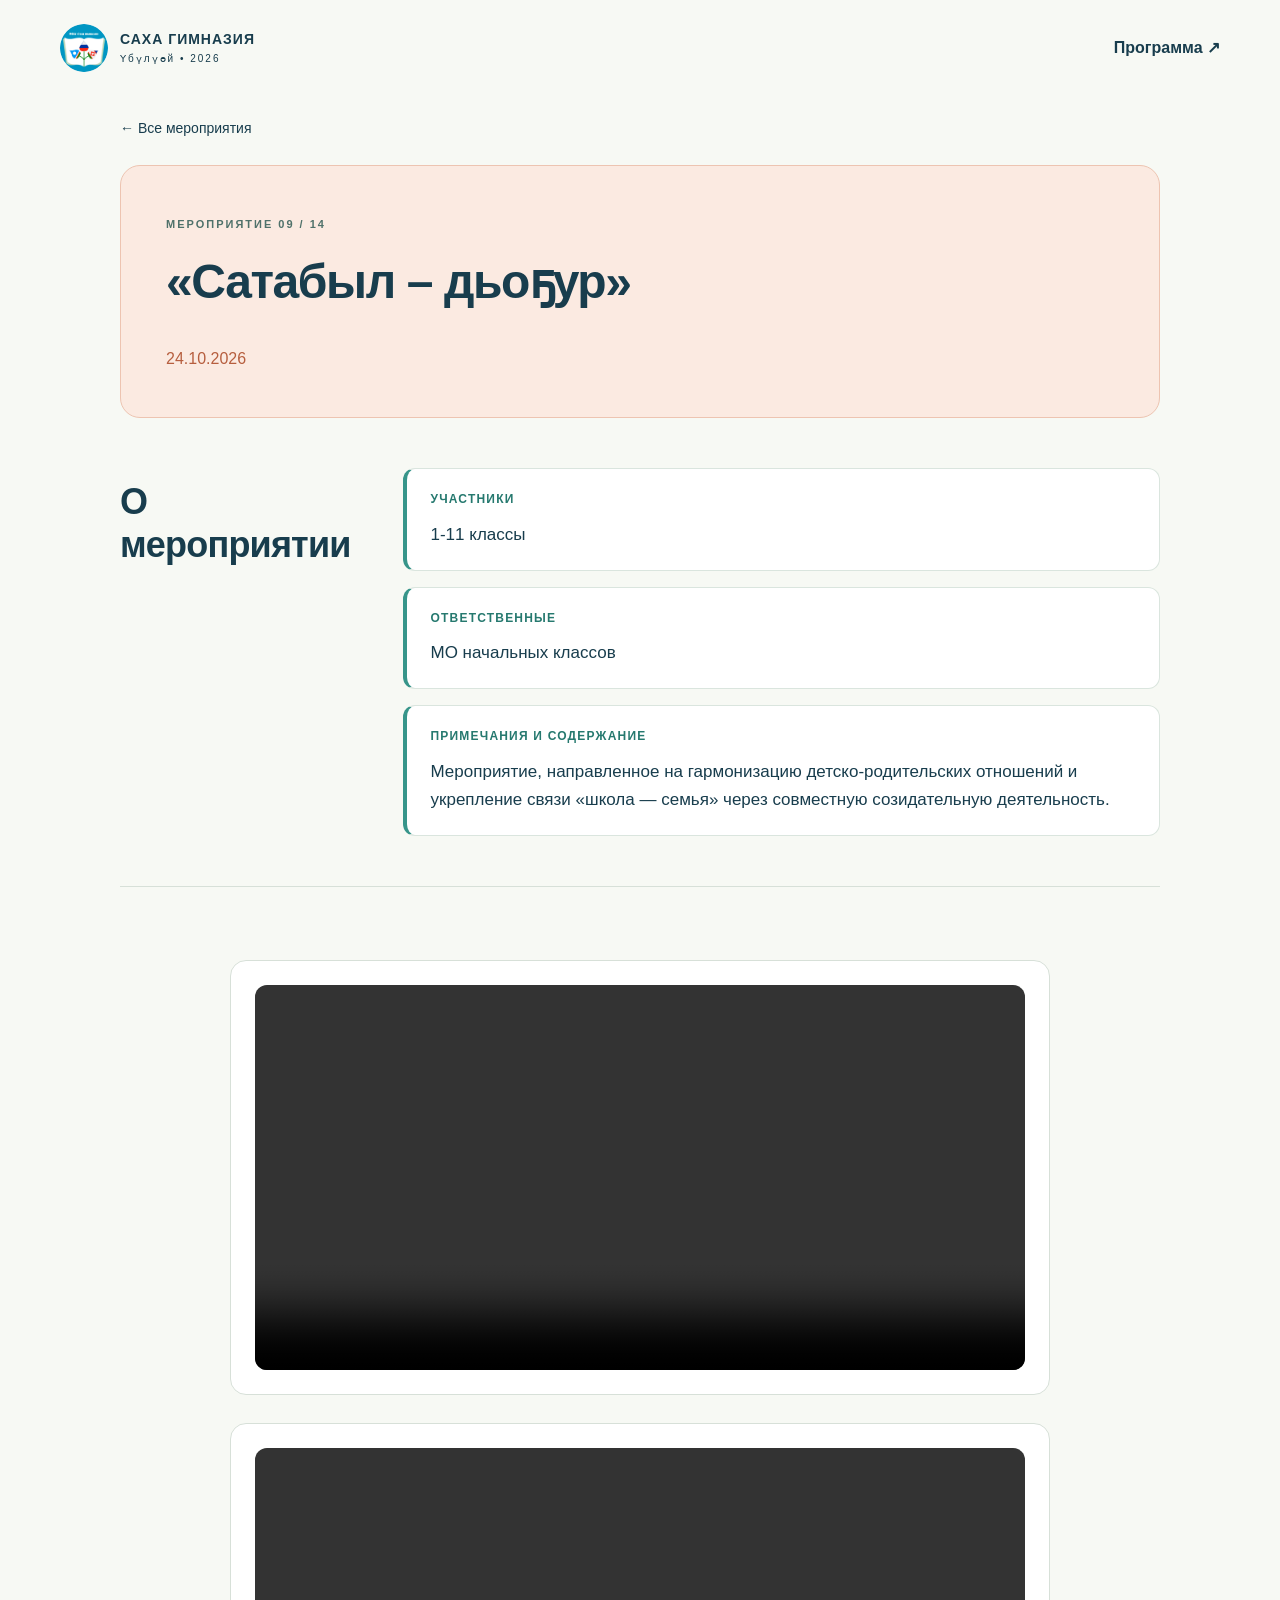
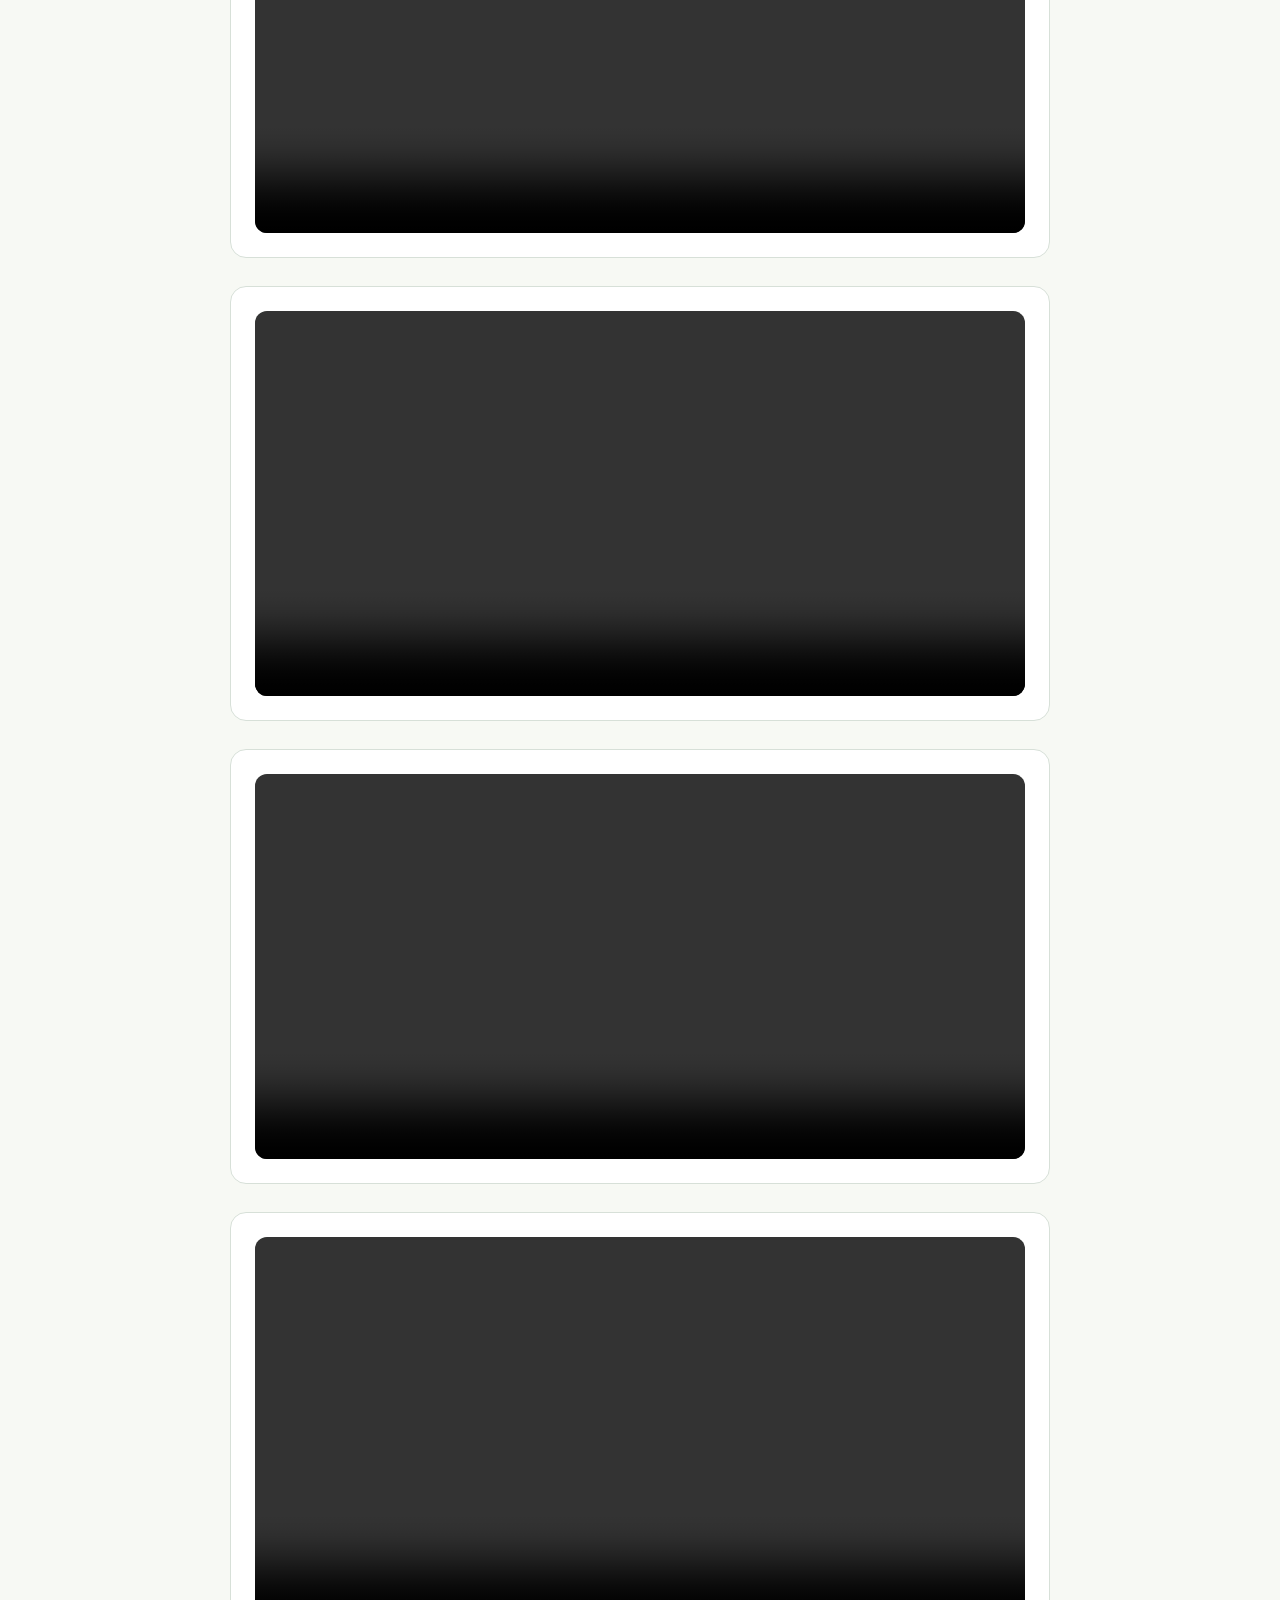
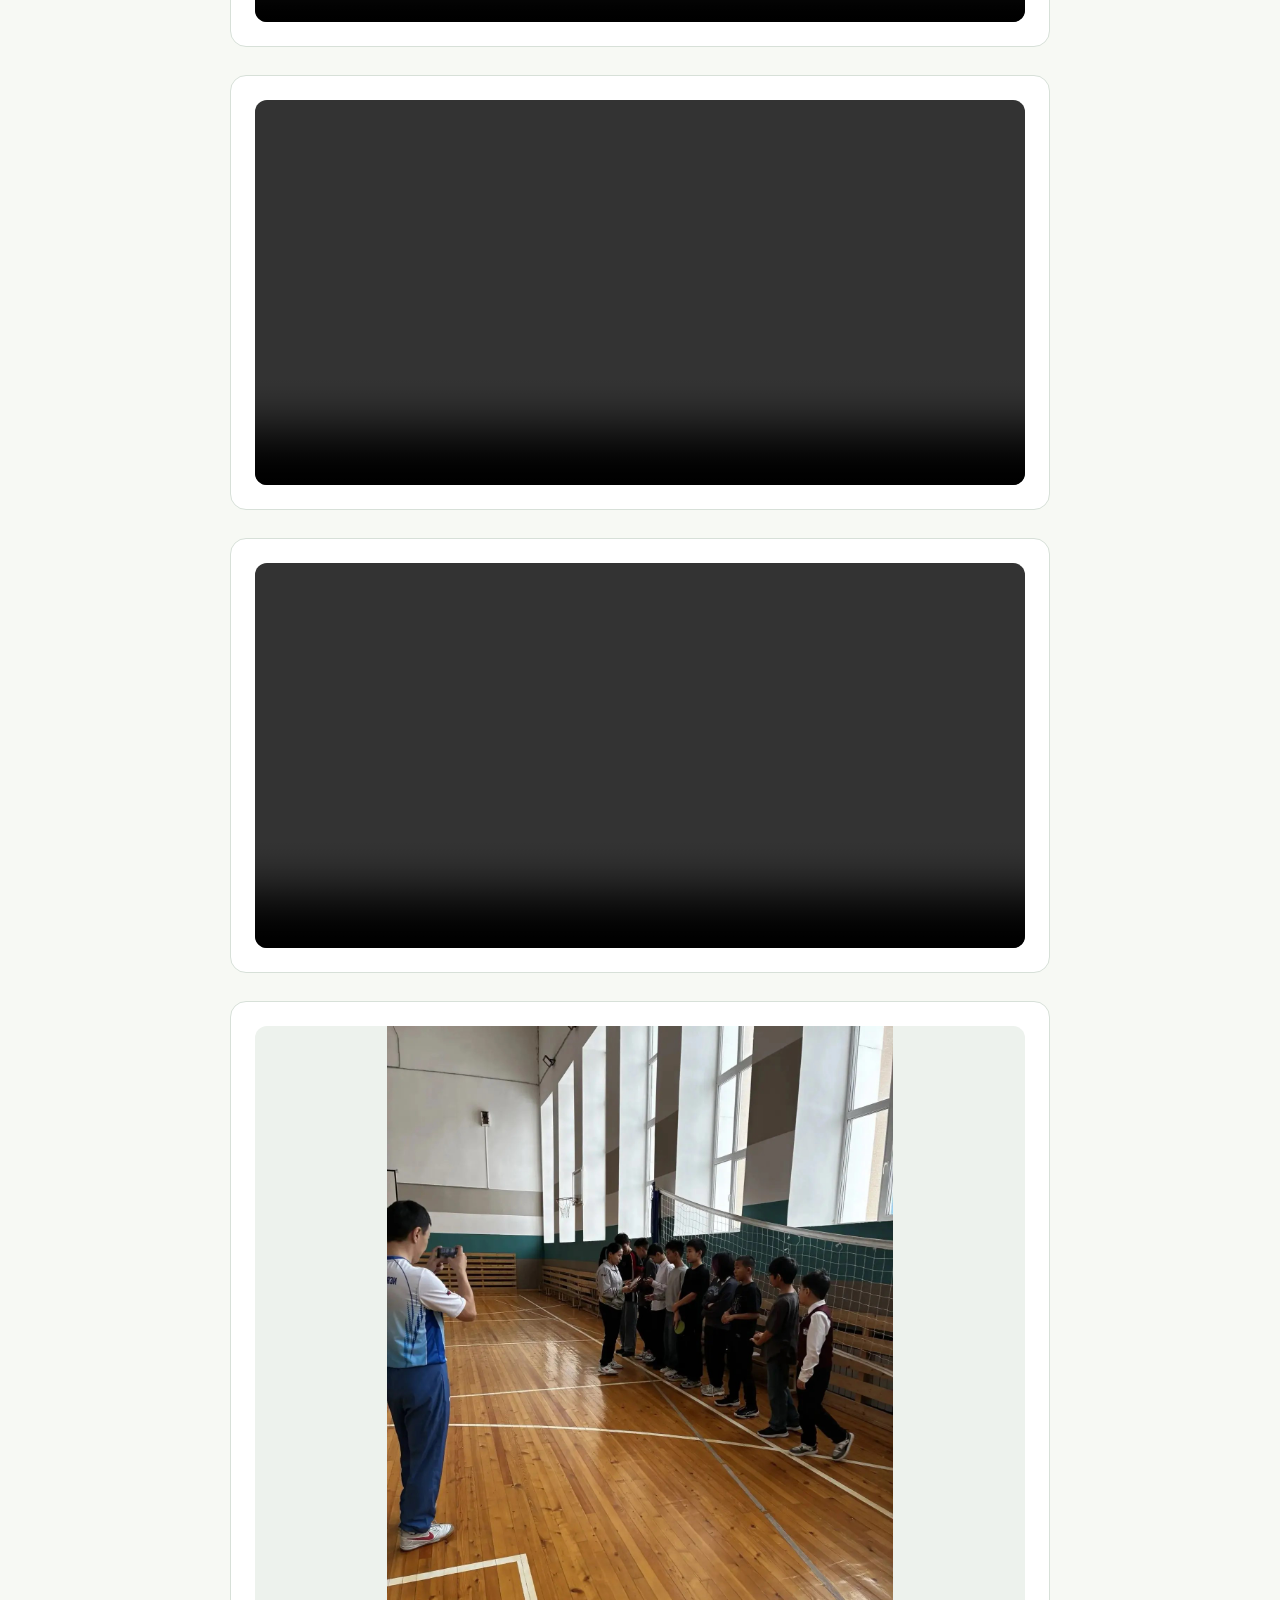
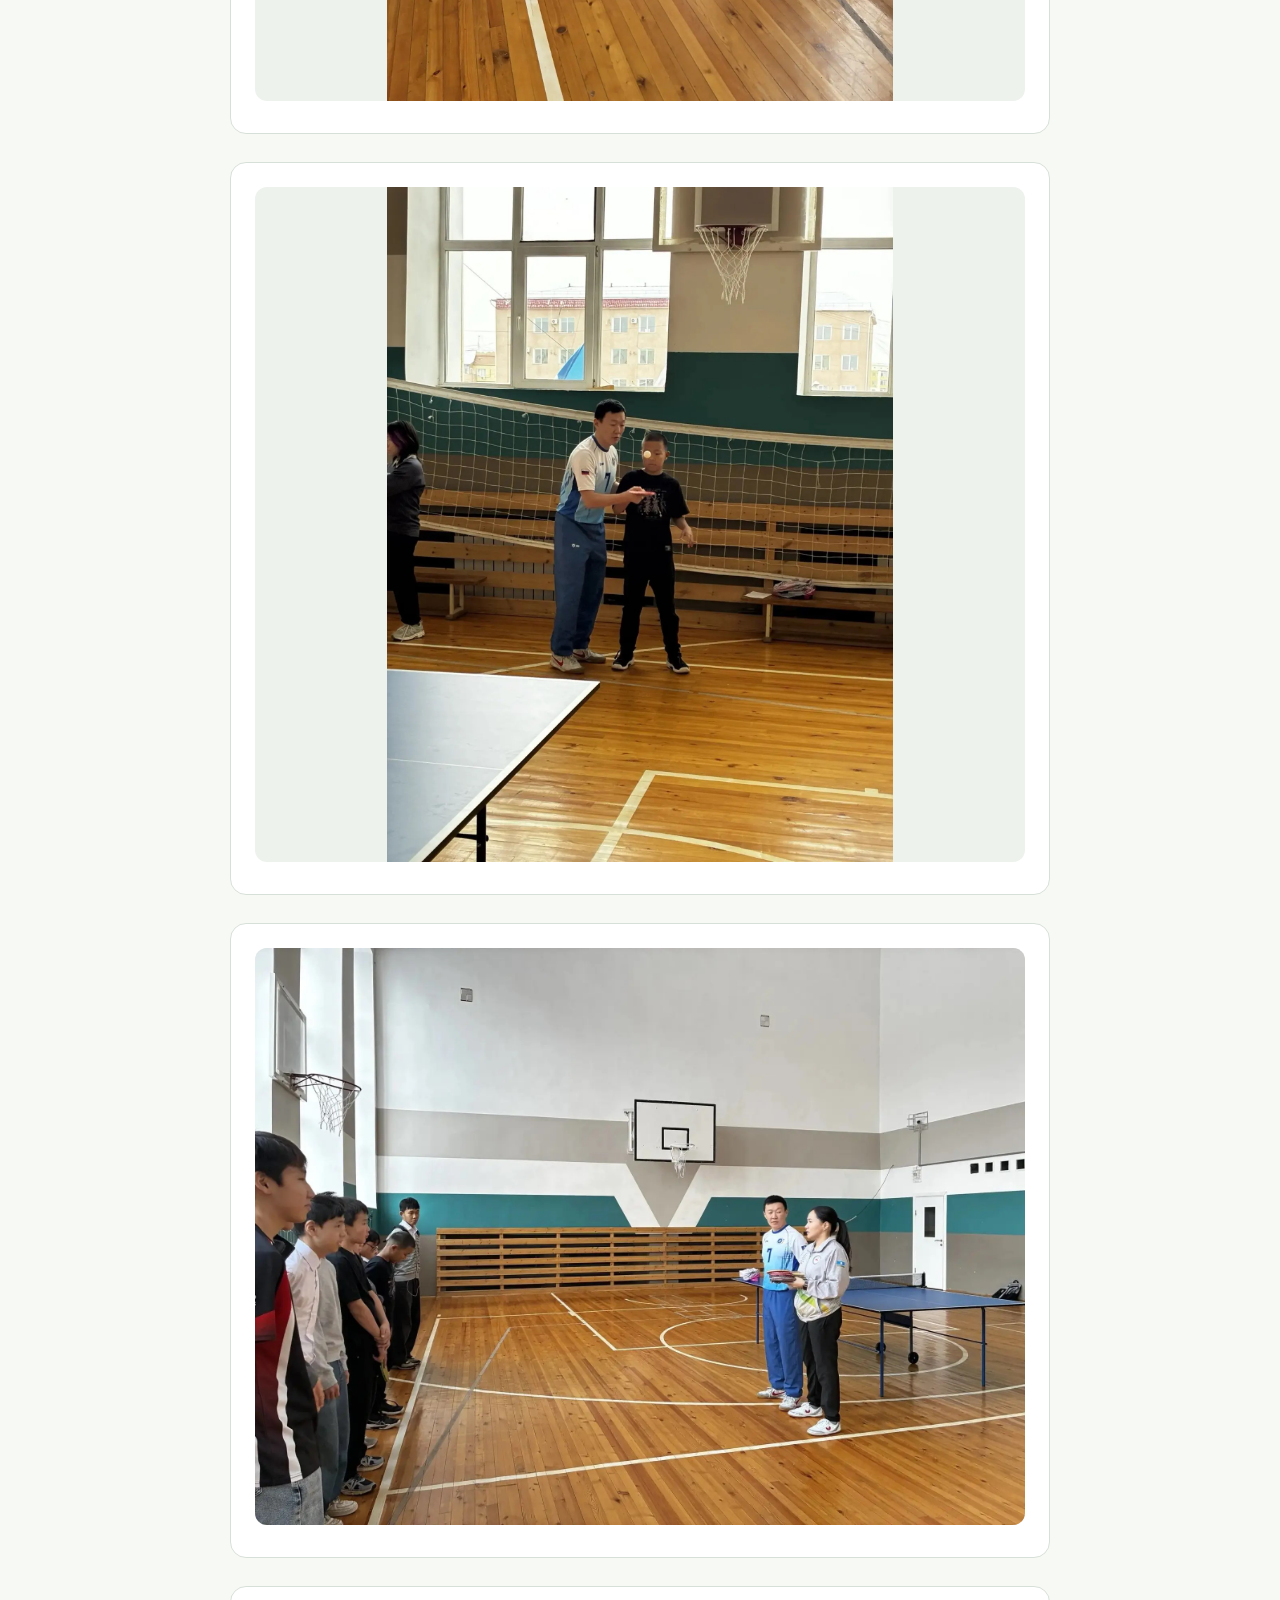
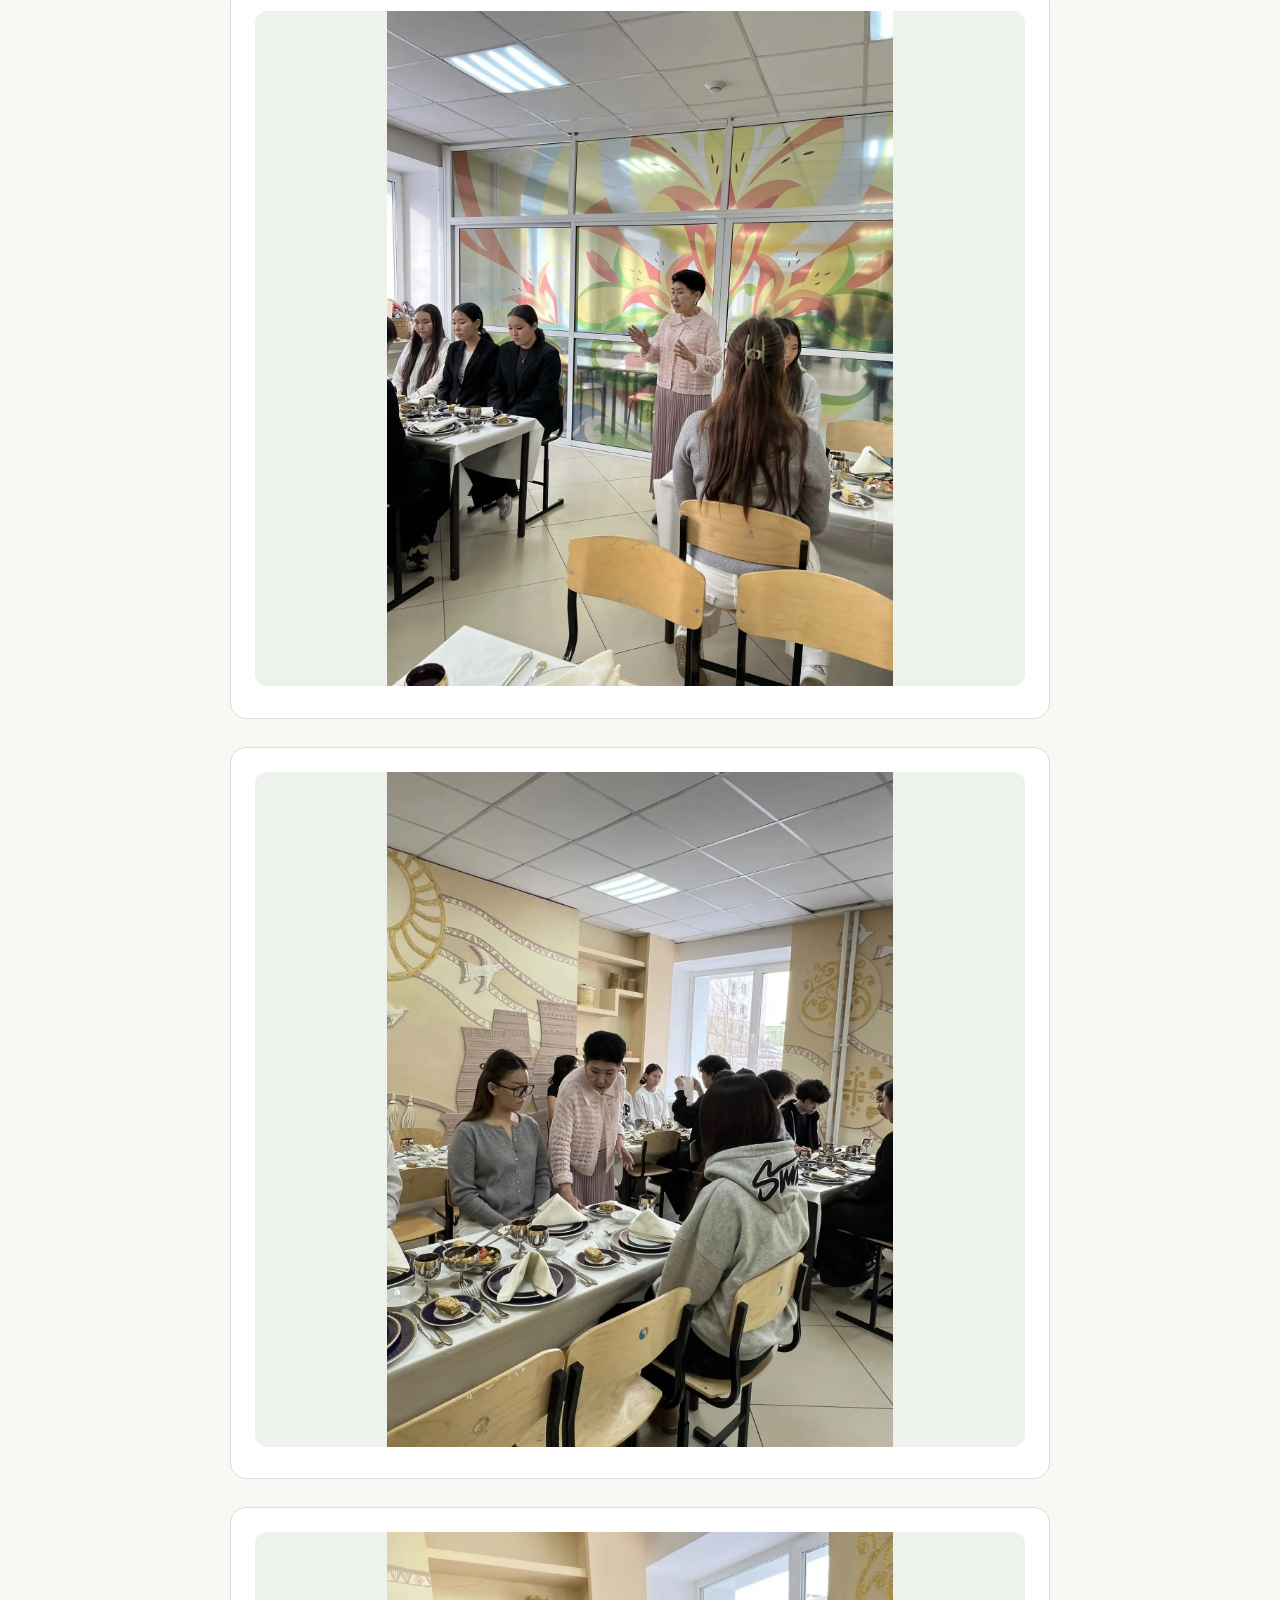
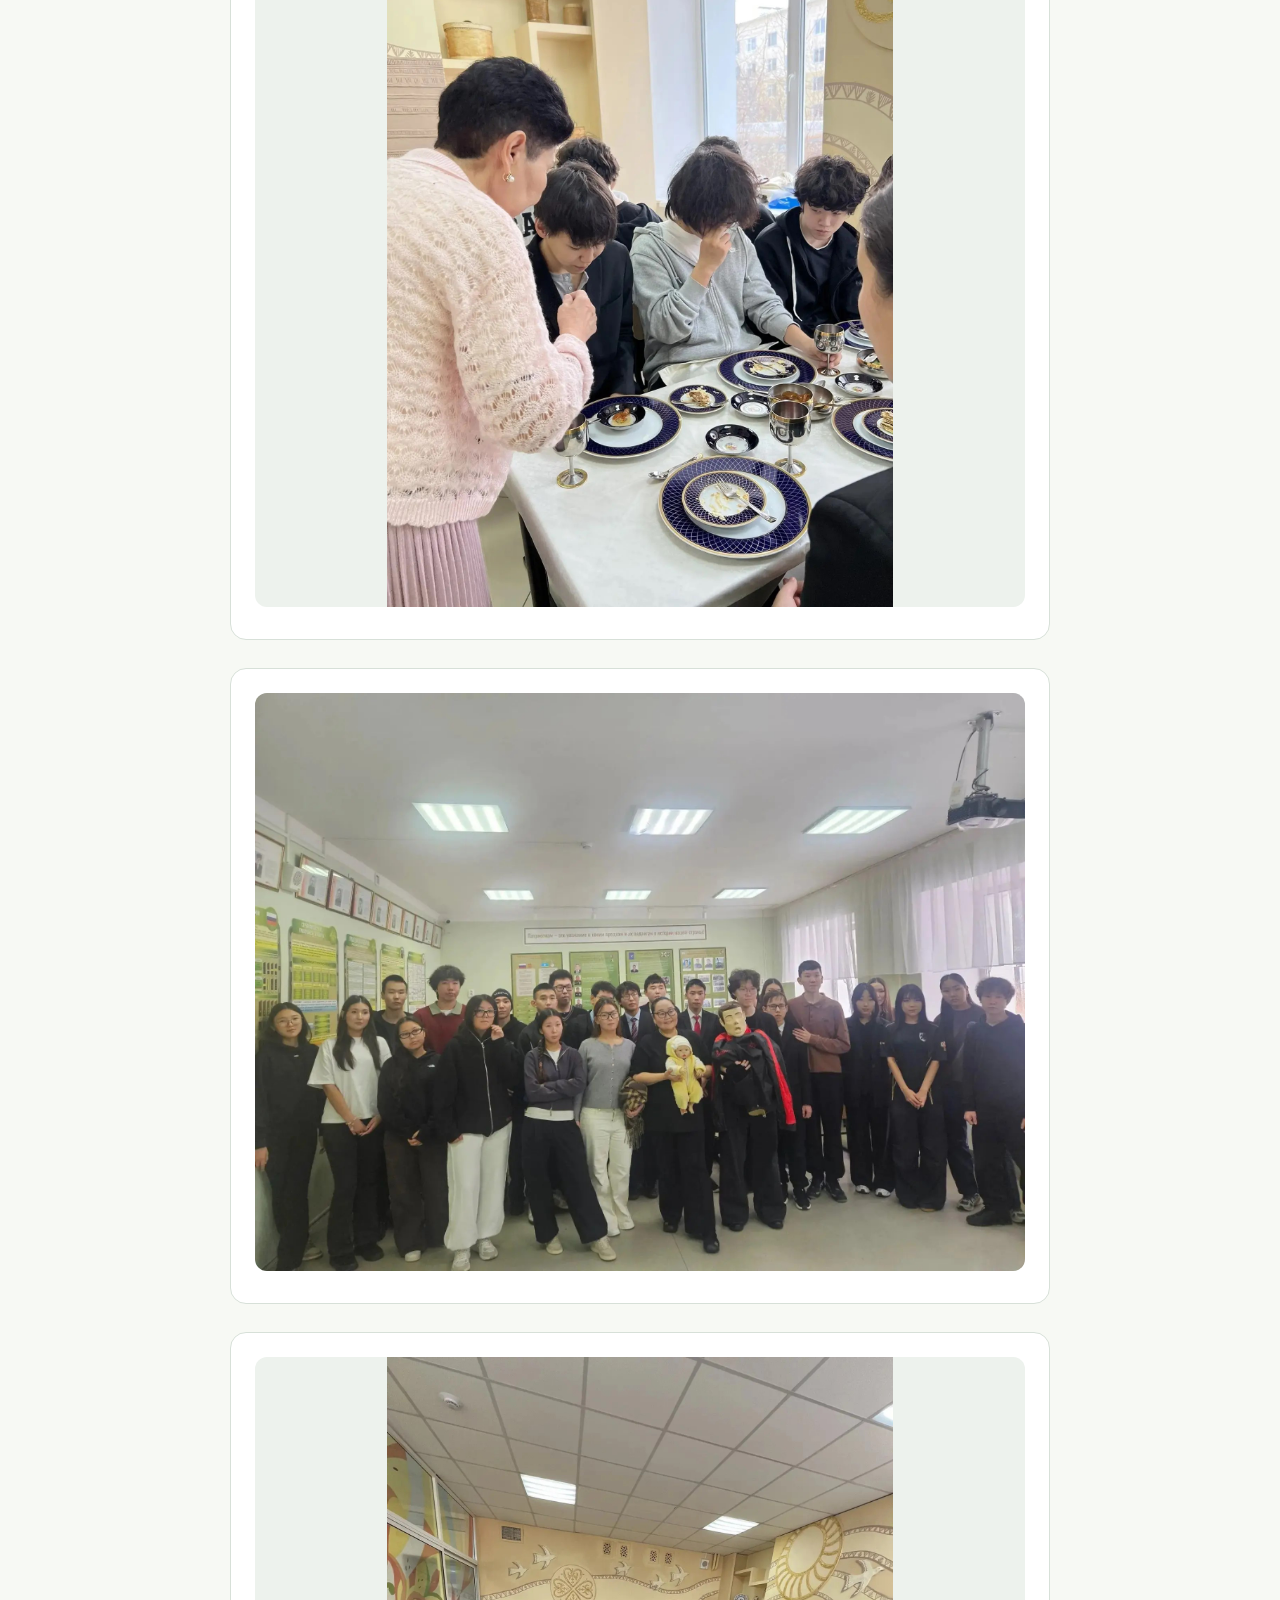
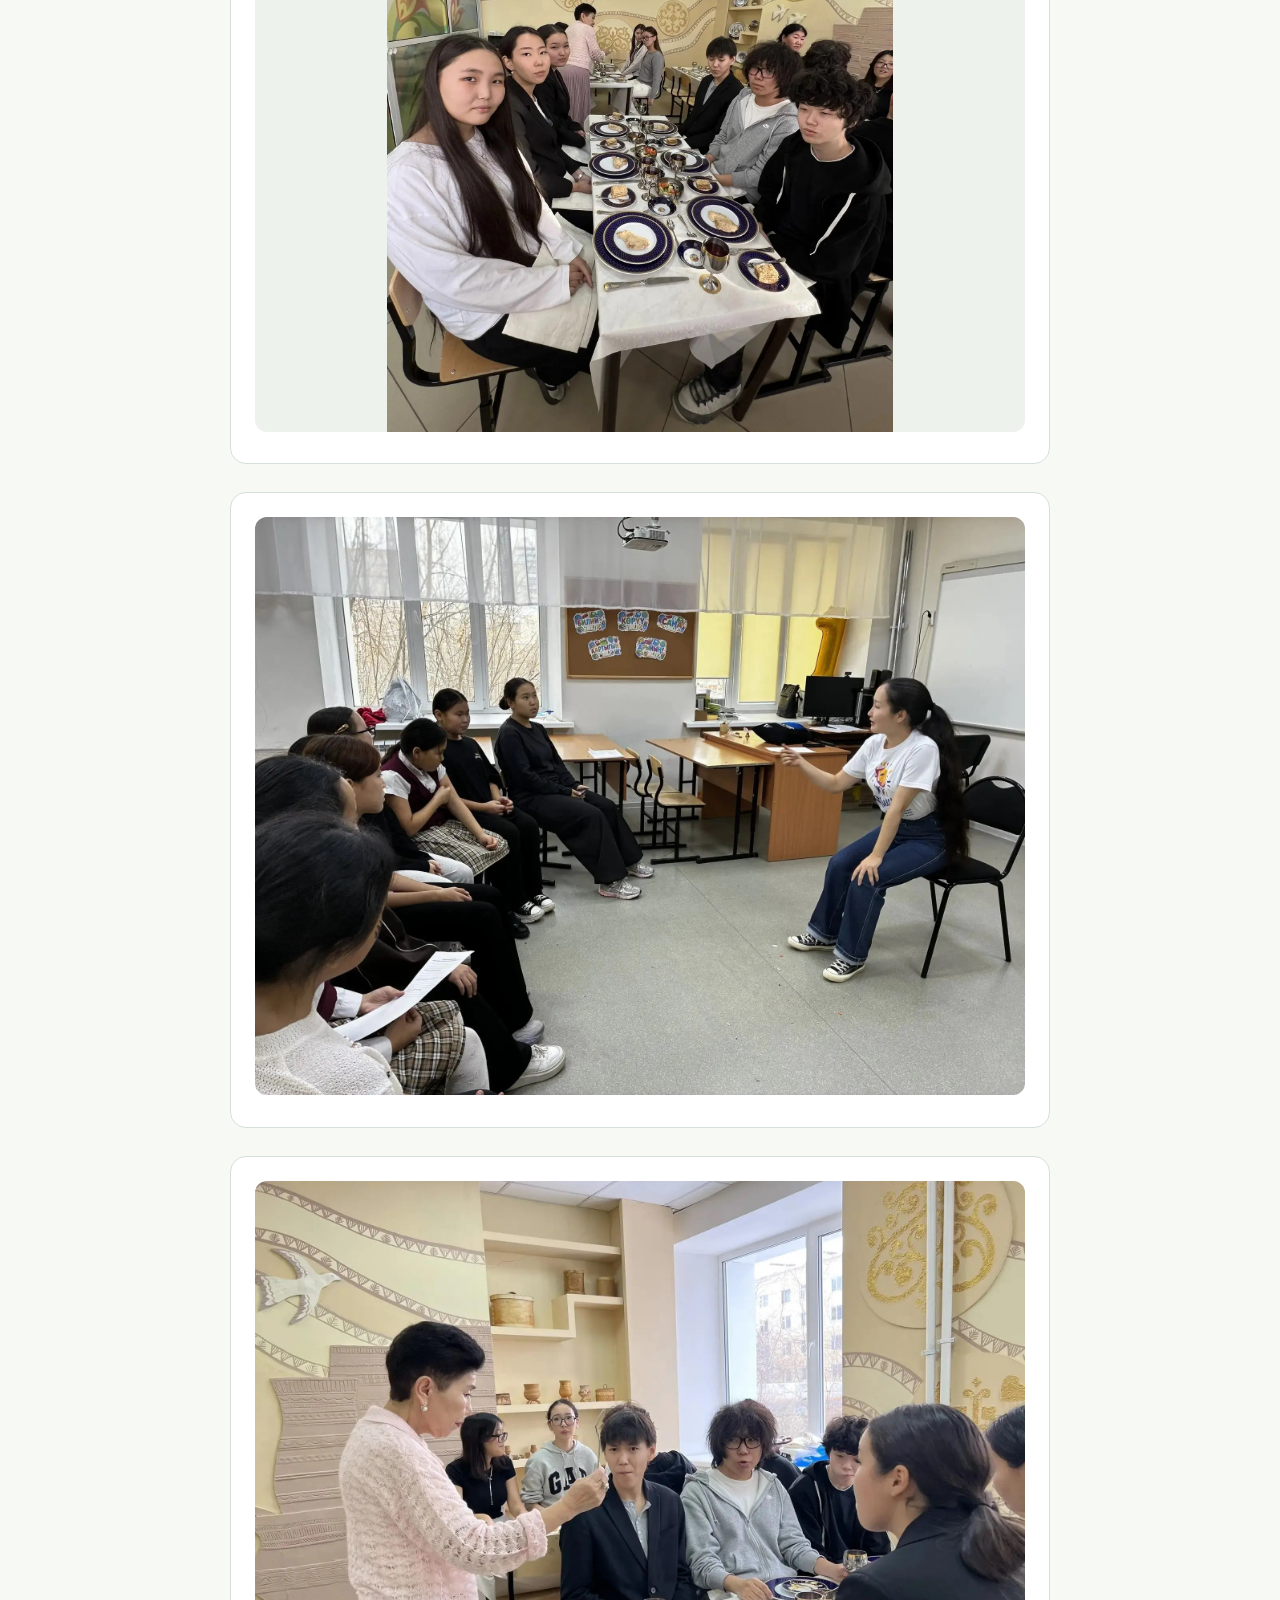
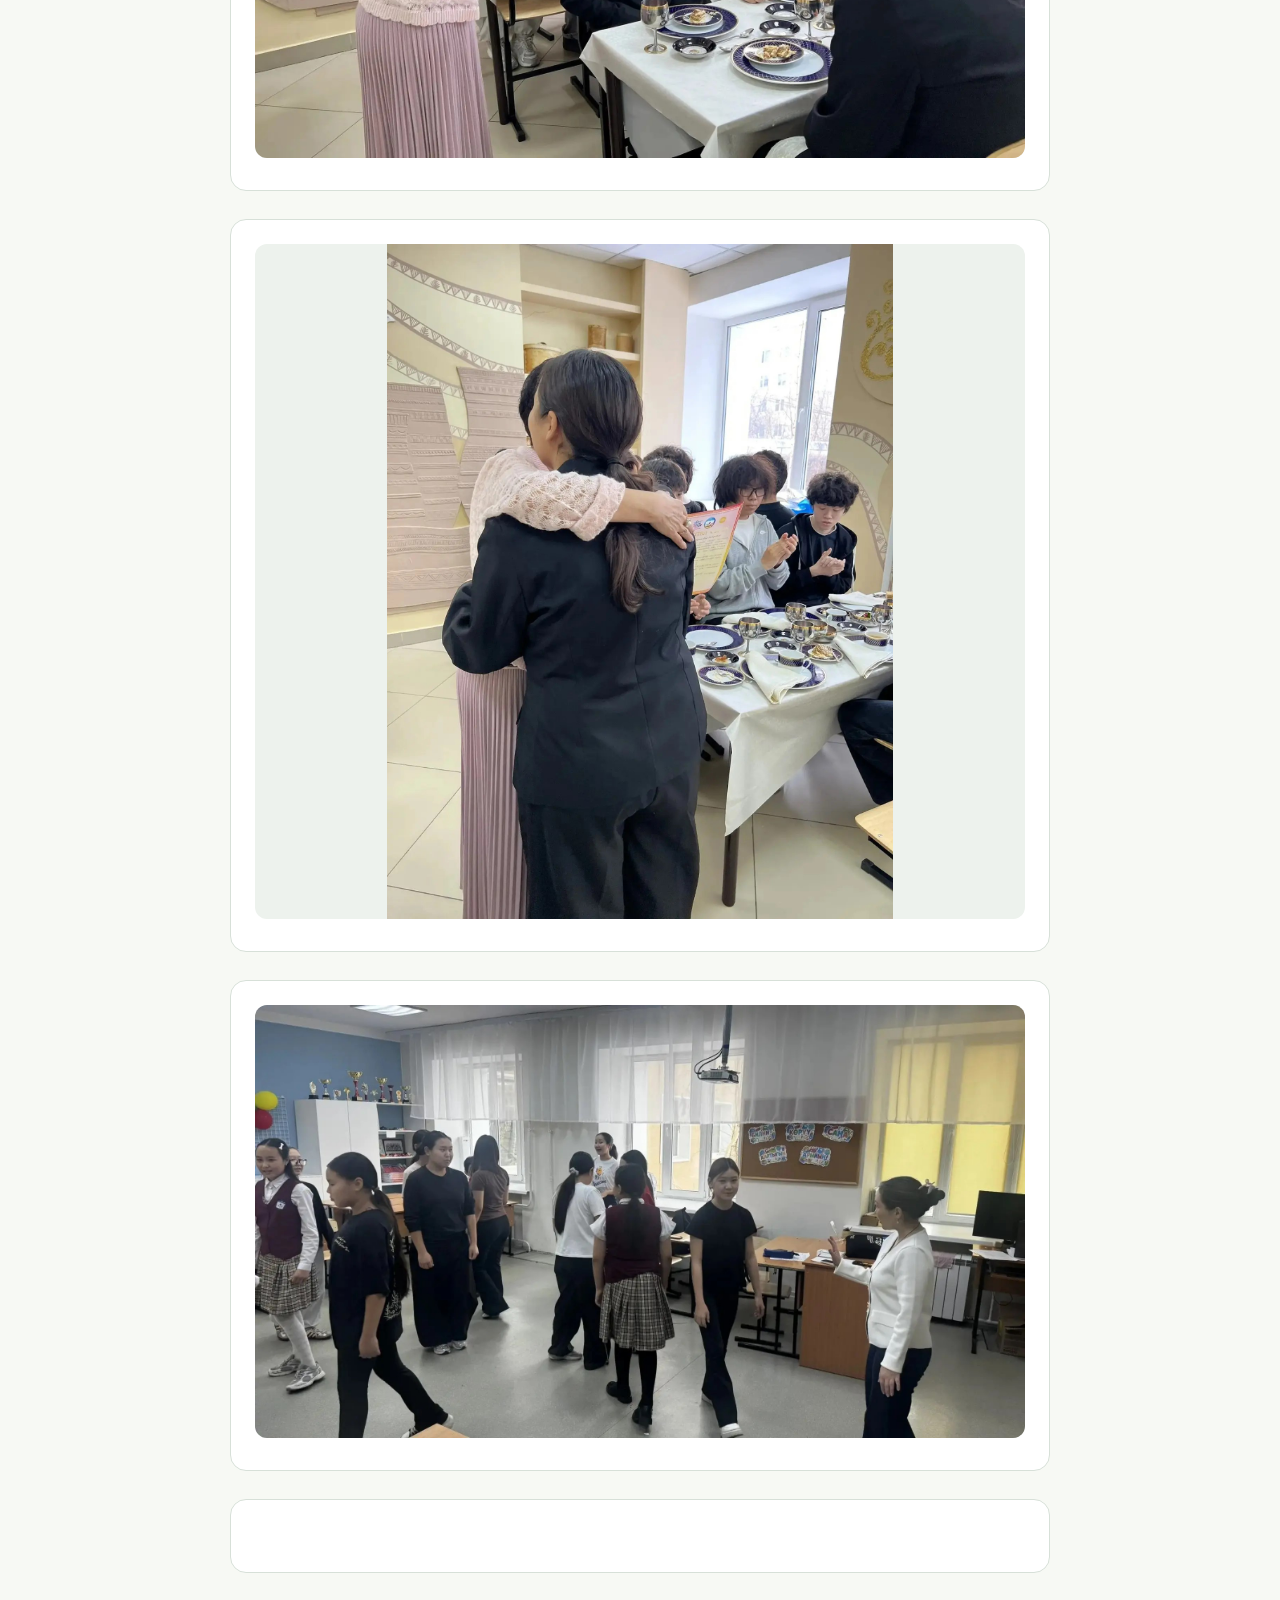
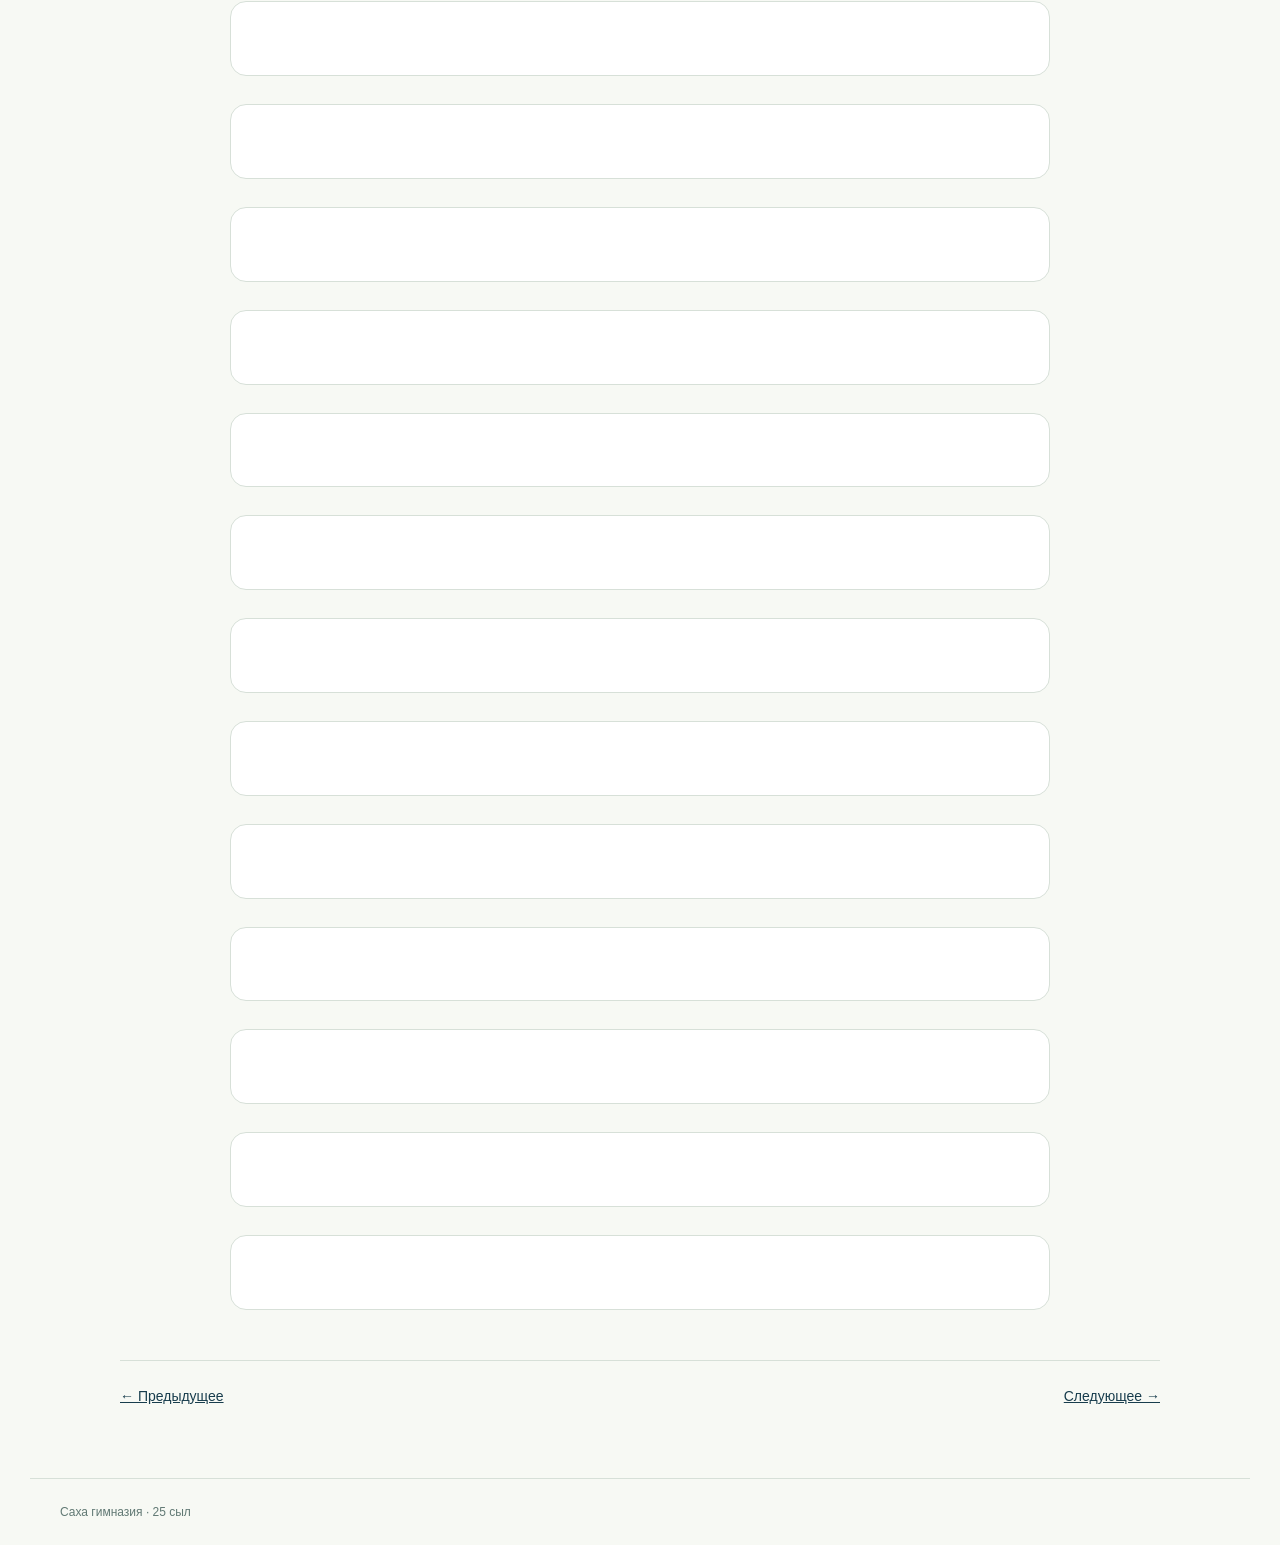
<file: events/09.html>
<!doctype html>
<html lang="sah">
  <head>
    <meta charset="utf-8">
    <meta name="viewport" content="width=device-width,initial-scale=1">
    <meta name="description" content="Саха гимназия: программа мероприятий к 25-летию. Информация, фотографии и видео.">
    <title>«Сатабыл – дьоҕур» · Саха гимназия</title>
    <link rel="stylesheet" href="../assets/style.css">
  </head>
  <body>
    <a class="skip" href="#main">К содержанию</a>
    <header class="nav">
      <a class="brand" href="../index.html"><img class="brand-logo" src="../assets/school-logo.webp" alt=""><span>САХА ГИМНАЗИЯ<small>Үбүлүөй • 2026</small></span></a>
      <a href="../index.html#program">Программа ↗</a>
    </header>
    <main id="main" class="detail">
      <a class="back" href="../index.html#program">← Все мероприятия</a>
      <div class="event-intro coral">
        <span class="eyebrow">МЕРОПРИЯТИЕ 09 / 14</span>
        <h1>«Сатабыл – дьоҕур»</h1>
        <span class="date">24.10.2026</span>
      </div>
      <section class="about about-expanded">
        <h2>О мероприятии</h2>
        <div class="info-stack">
          <section class="info-block">
            <h3>УЧАСТНИКИ</h3>
            <p>1-11 классы</p>
          </section>
          <section class="info-block">
            <h3>ОТВЕТСТВЕННЫЕ</h3>
            <p>МО начальных классов</p>
          </section>
          <section class="info-block">
            <h3>ПРИМЕЧАНИЯ И СОДЕРЖАНИЕ</h3>
            <p>Мероприятие, направленное на гармонизацию детско-родительских отношений и укрепление связи «школа — семья» через совместную созидательную деятельность.</p>
          </section>
        </div>
      </section>
      <section class="materials" data-event="09">
        <div class="gallery">
        </div>
      </section>
      <nav class="event-nav" aria-label="Другие мероприятия">
        <a href="08.html">← Предыдущее</a>
        <a href="10.html">Следующее →</a>
      </nav>
    </main>
    <footer>
      <span>Саха гимназия · 25 сыл</span>
    </footer>
    <script src="../assets/media.js"></script>
  </body>
</html>
</file>
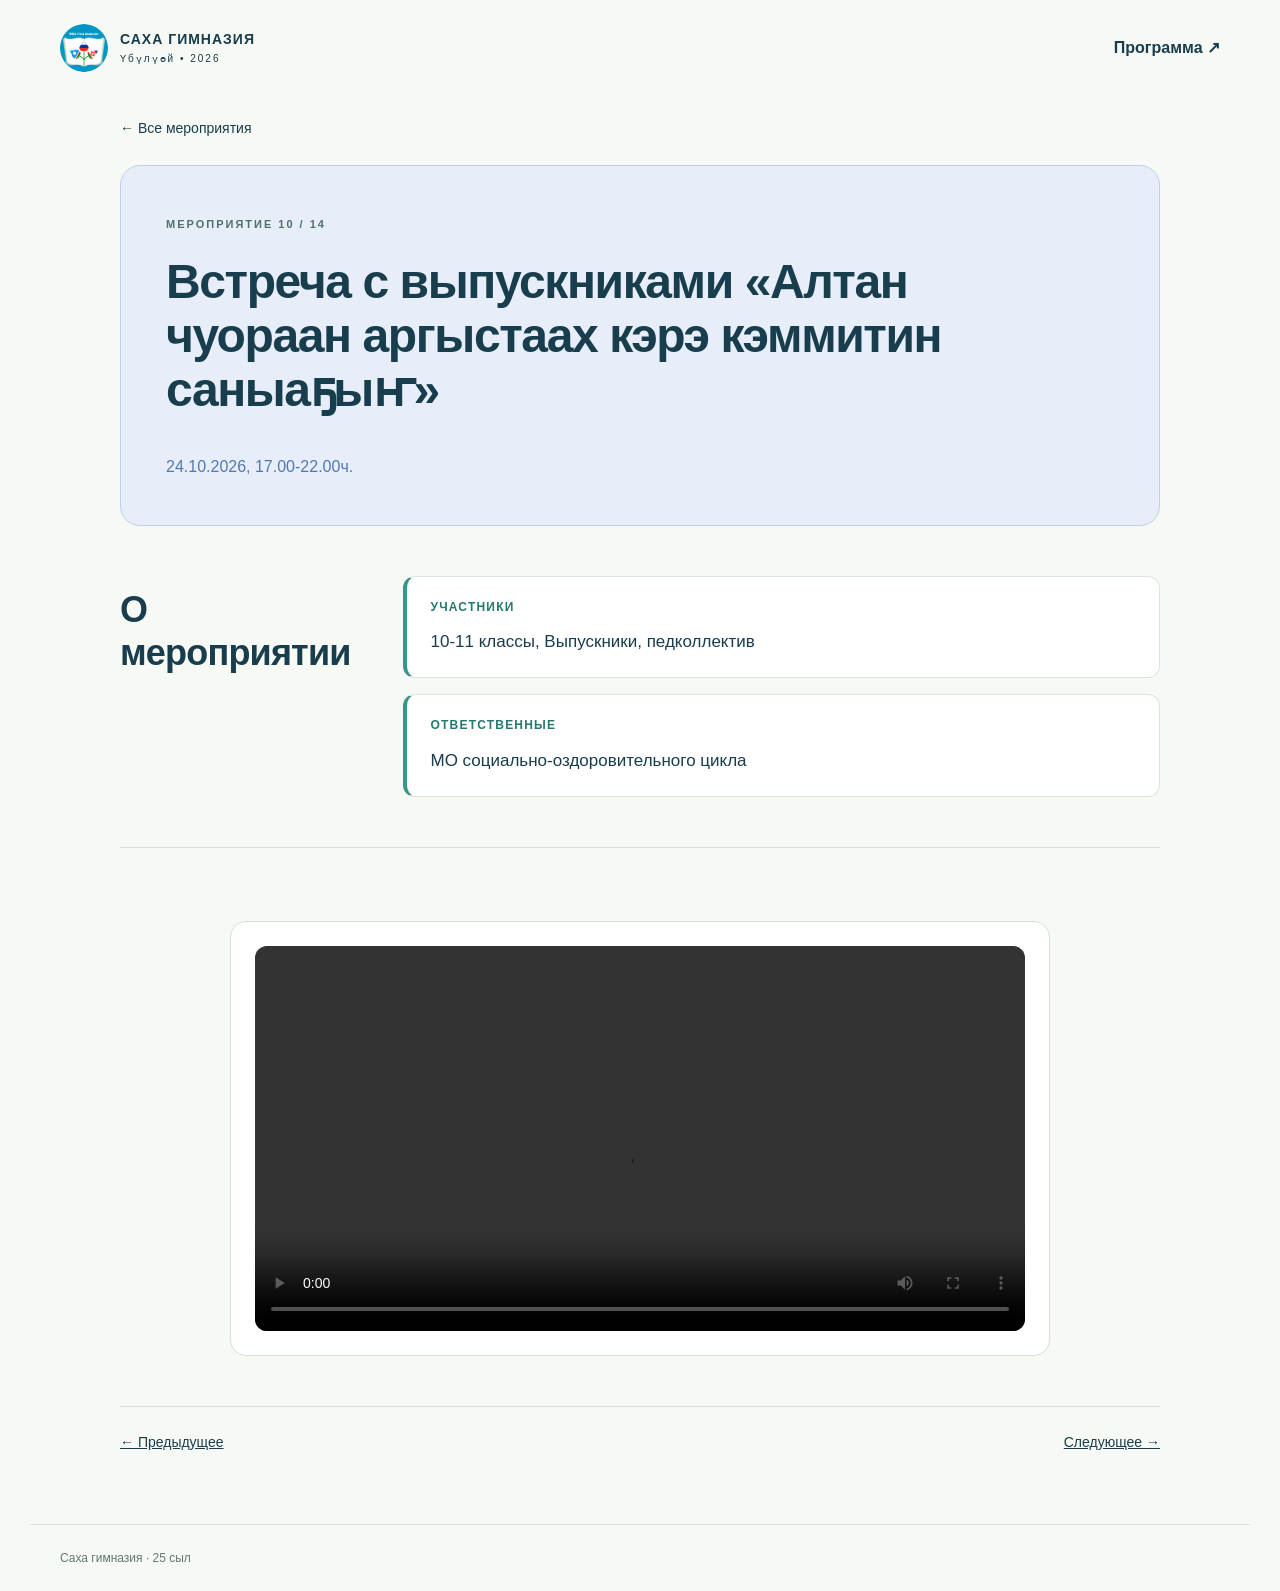
<file: events/10.html>
<!doctype html>
<html lang="sah">
  <head>
    <meta charset="utf-8">
    <meta name="viewport" content="width=device-width,initial-scale=1">
    <meta name="description" content="Саха гимназия: программа мероприятий к 25-летию. Информация, фотографии и видео.">
    <title>Встреча с выпускниками «Алтан чуораан аргыстаах кэрэ кэммитин саныаҕыҥ» · Саха гимназия</title>
    <link rel="stylesheet" href="../assets/style.css">
  </head>
  <body>
    <a class="skip" href="#main">К содержанию</a>
    <header class="nav">
      <a class="brand" href="../index.html"><img class="brand-logo" src="../assets/school-logo.webp" alt=""><span>САХА ГИМНАЗИЯ<small>Үбүлүөй • 2026</small></span></a>
      <a href="../index.html#program">Программа ↗</a>
    </header>
    <main id="main" class="detail">
      <a class="back" href="../index.html#program">← Все мероприятия</a>
      <div class="event-intro blue">
        <span class="eyebrow">МЕРОПРИЯТИЕ 10 / 14</span>
        <h1>Встреча с выпускниками «Алтан чуораан аргыстаах кэрэ кэммитин саныаҕыҥ»</h1>
        <span class="date">24.10.2026, 17.00-22.00ч.</span>
      </div>
      <section class="about about-expanded">
        <h2>О мероприятии</h2>
        <div class="info-stack">
          <section class="info-block">
            <h3>УЧАСТНИКИ</h3>
            <p>10-11 классы, Выпускники, педколлектив</p>
          </section>
          <section class="info-block">
            <h3>ОТВЕТСТВЕННЫЕ</h3>
            <p>МО социально-оздоровительного цикла</p>
          </section>
        </div>
      </section>
      <section class="materials" data-event="10">
        <div class="gallery">
        </div>
      </section>
      <nav class="event-nav" aria-label="Другие мероприятия">
        <a href="09.html">← Предыдущее</a>
        <a href="11.html">Следующее →</a>
      </nav>
    </main>
    <footer>
      <span>Саха гимназия · 25 сыл</span>
    </footer>
    <script src="../assets/media.js"></script>
  </body>
</html>
</file>
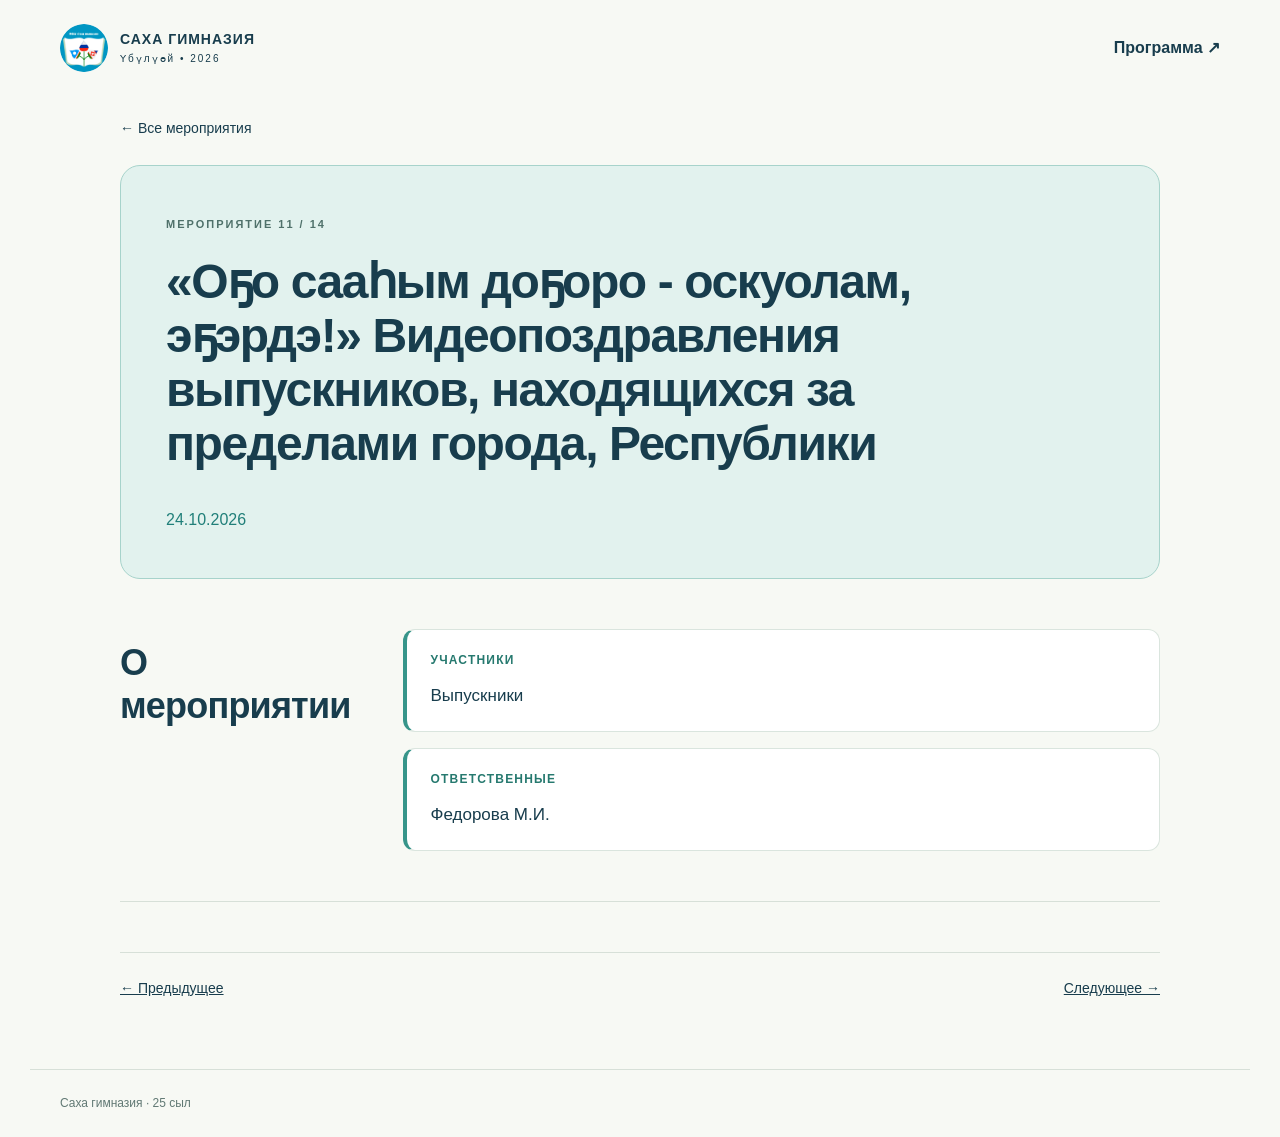
<file: events/11.html>
<!doctype html>
<html lang="sah">
  <head>
    <meta charset="utf-8">
    <meta name="viewport" content="width=device-width,initial-scale=1">
    <meta name="description" content="Саха гимназия: программа мероприятий к 25-летию. Информация, фотографии и видео.">
    <title>«Оҕо сааһым доҕоро - оскуолам, эҕэрдэ!» Видеопоздравления выпускников, находящихся за пределами города, Республики · Саха гимназия</title>
    <link rel="stylesheet" href="../assets/style.css">
  </head>
  <body>
    <a class="skip" href="#main">К содержанию</a>
    <header class="nav">
      <a class="brand" href="../index.html"><img class="brand-logo" src="../assets/school-logo.webp" alt=""><span>САХА ГИМНАЗИЯ<small>Үбүлүөй • 2026</small></span></a>
      <a href="../index.html#program">Программа ↗</a>
    </header>
    <main id="main" class="detail">
      <a class="back" href="../index.html#program">← Все мероприятия</a>
      <div class="event-intro teal">
        <span class="eyebrow">МЕРОПРИЯТИЕ 11 / 14</span>
        <h1>«Оҕо сааһым доҕоро - оскуолам, эҕэрдэ!» Видеопоздравления выпускников, находящихся за пределами города, Республики</h1>
        <span class="date">24.10.2026</span>
      </div>
      <section class="about about-expanded">
        <h2>О мероприятии</h2>
        <div class="info-stack">
          <section class="info-block">
            <h3>УЧАСТНИКИ</h3>
            <p>Выпускники</p>
          </section>
          <section class="info-block">
            <h3>ОТВЕТСТВЕННЫЕ</h3>
            <p>Федорова М.И.</p>
          </section>
        </div>
      </section>
      <section class="materials" data-event="11">
        <div class="gallery">
        </div>
      </section>
      <nav class="event-nav" aria-label="Другие мероприятия">
        <a href="10.html">← Предыдущее</a>
        <a href="12.html">Следующее →</a>
      </nav>
    </main>
    <footer>
      <span>Саха гимназия · 25 сыл</span>
    </footer>
    <script src="../assets/media.js"></script>
  </body>
</html>
</file>
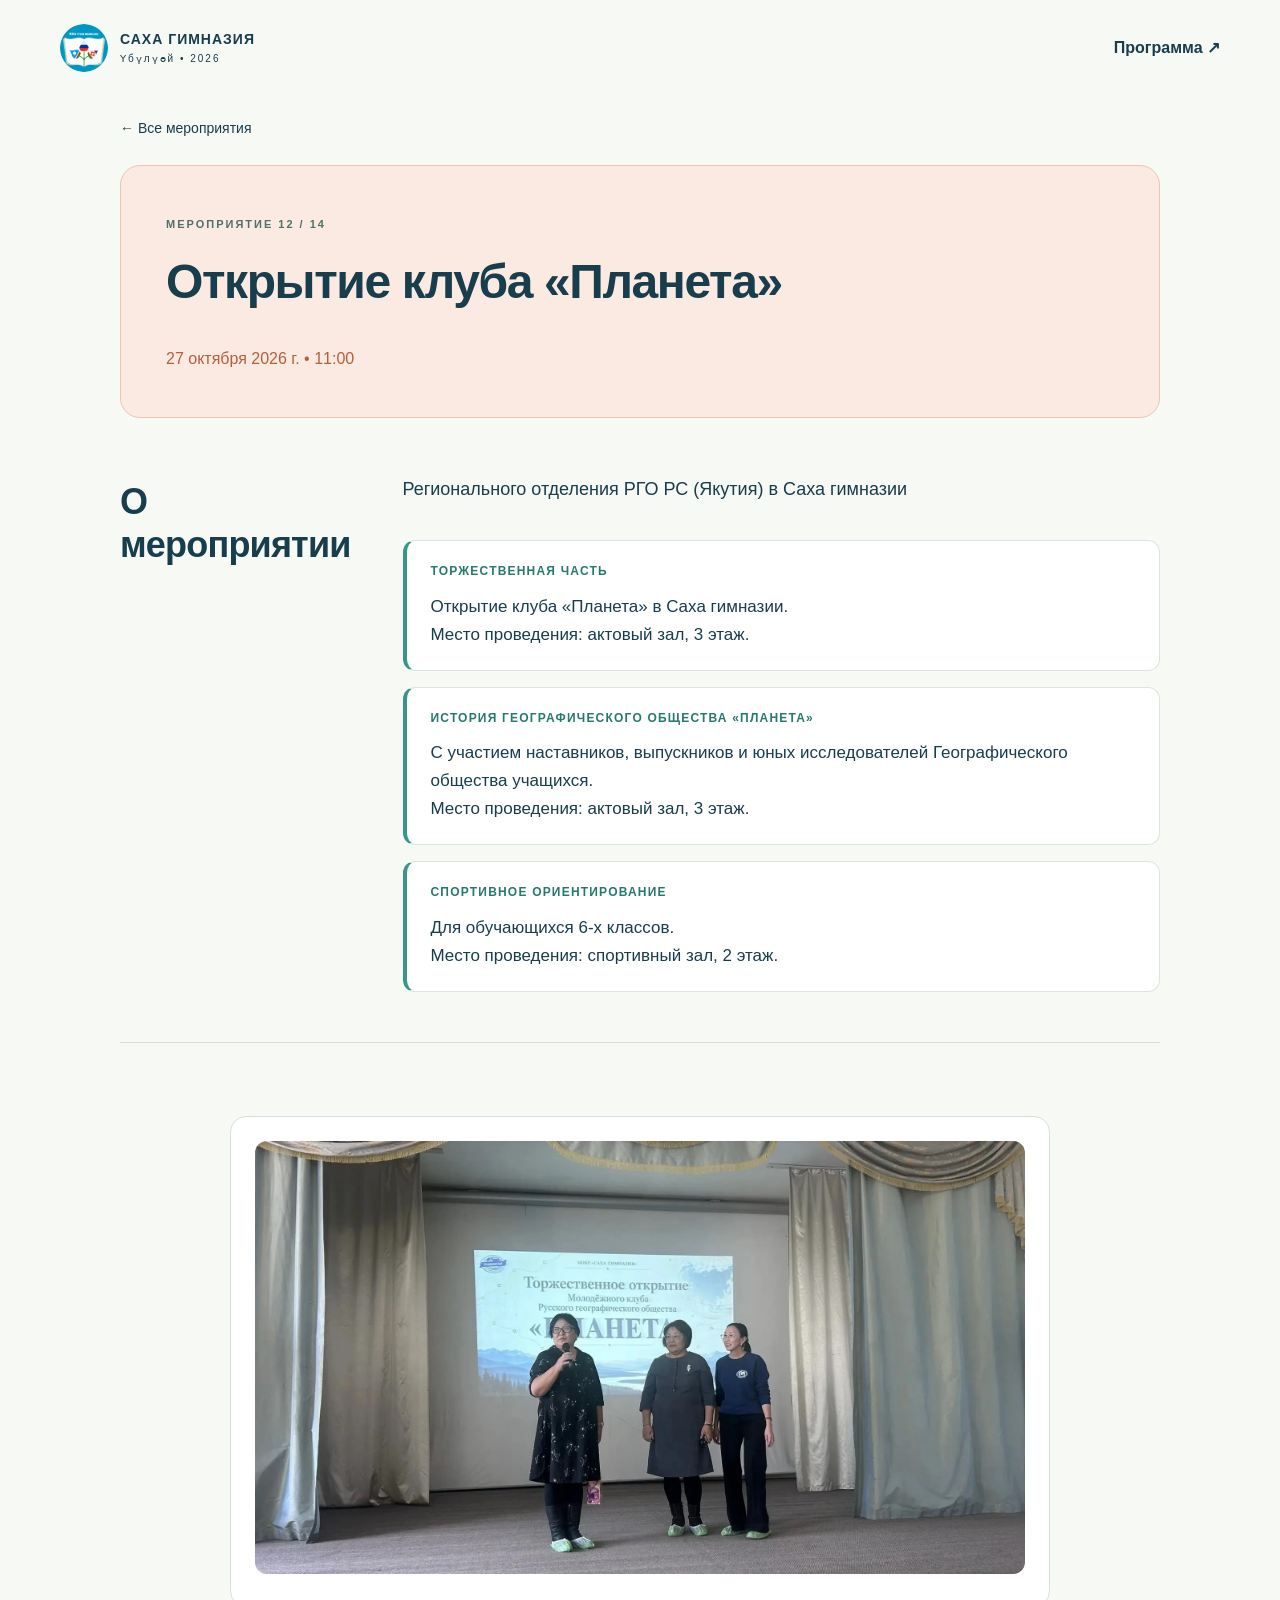
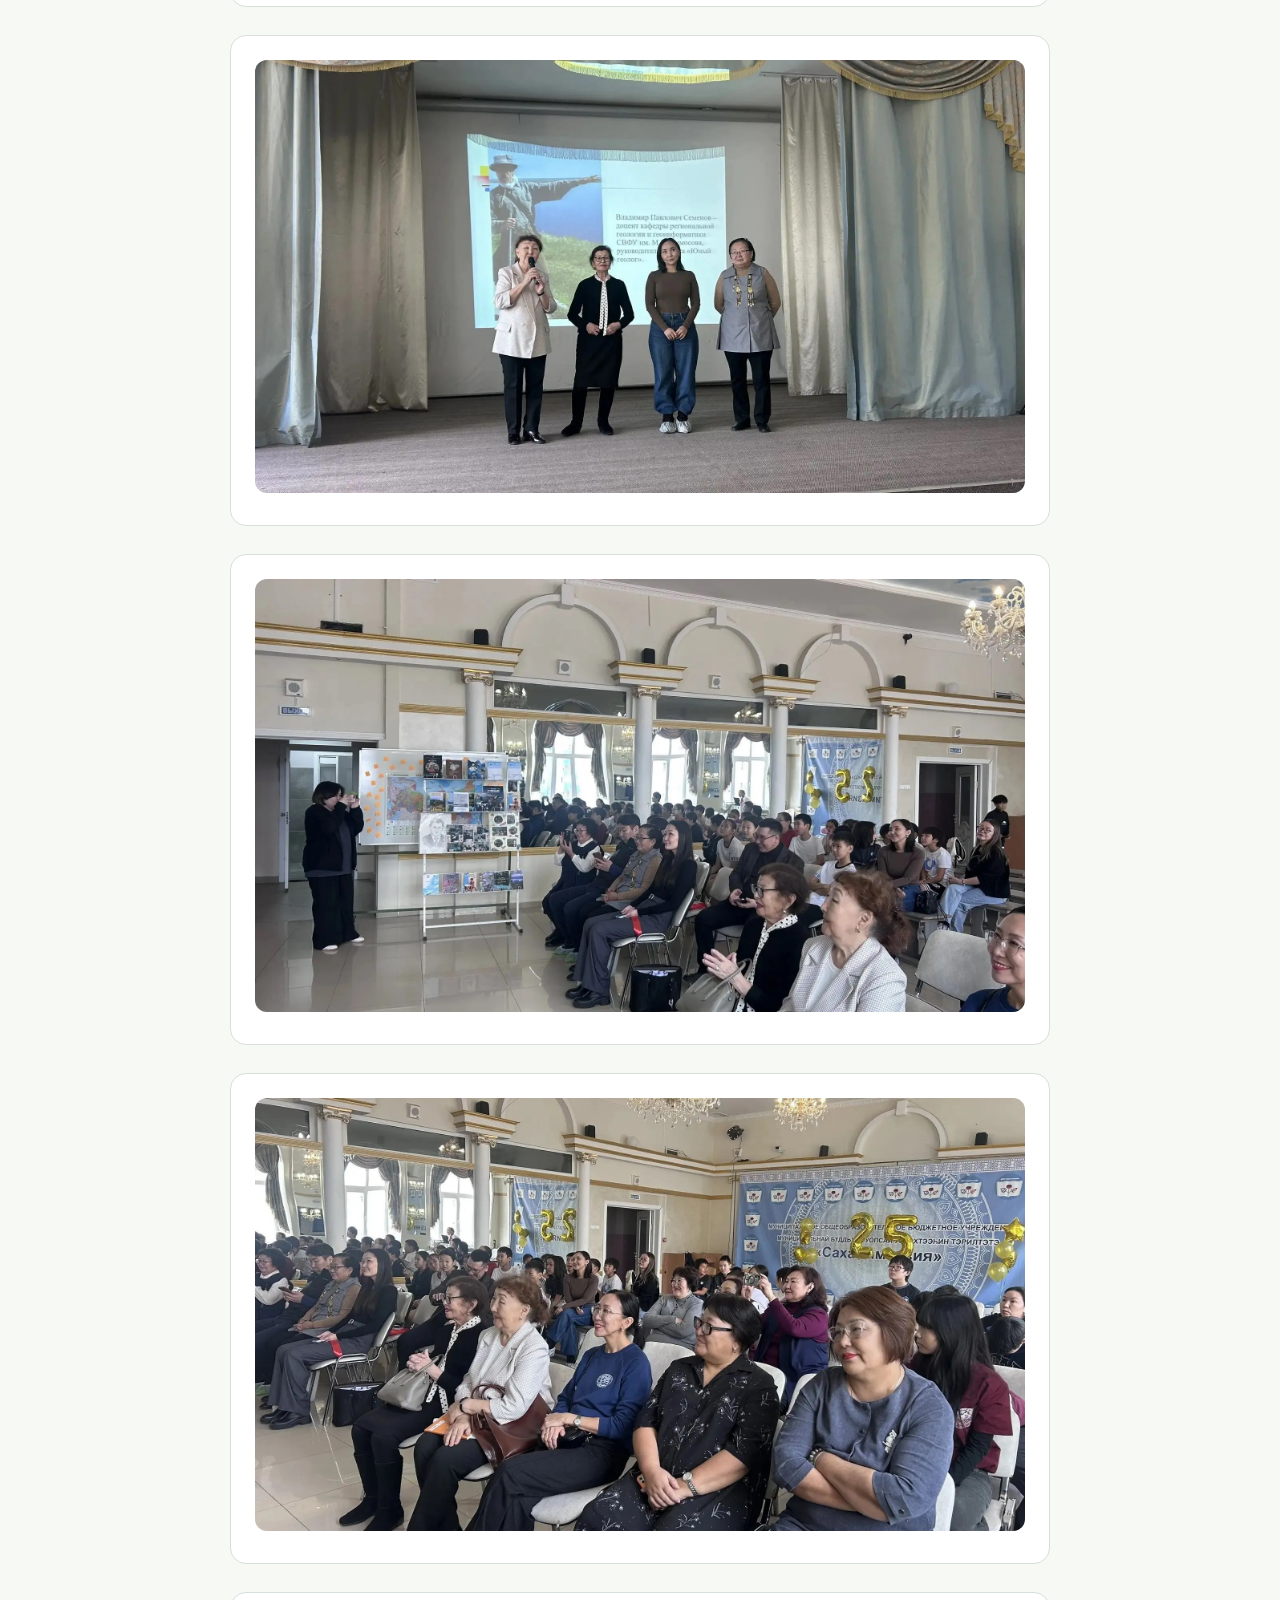
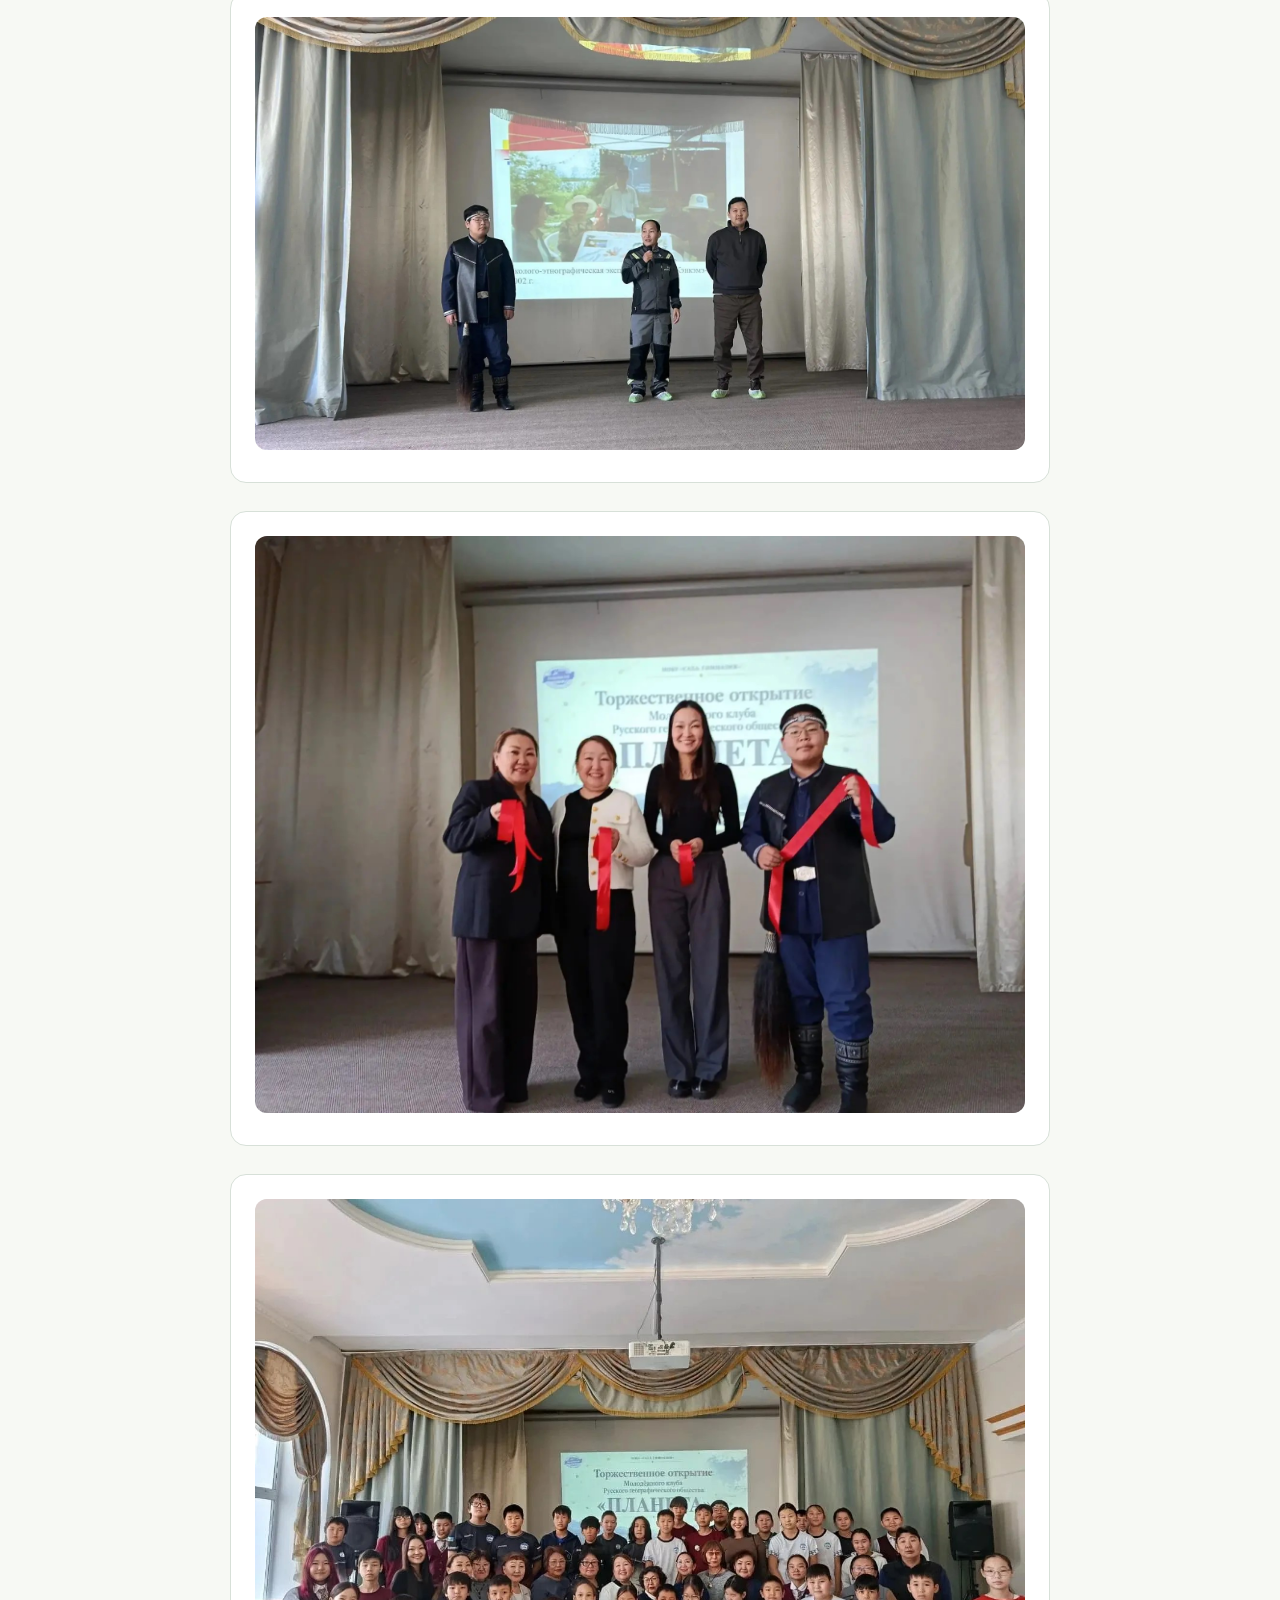
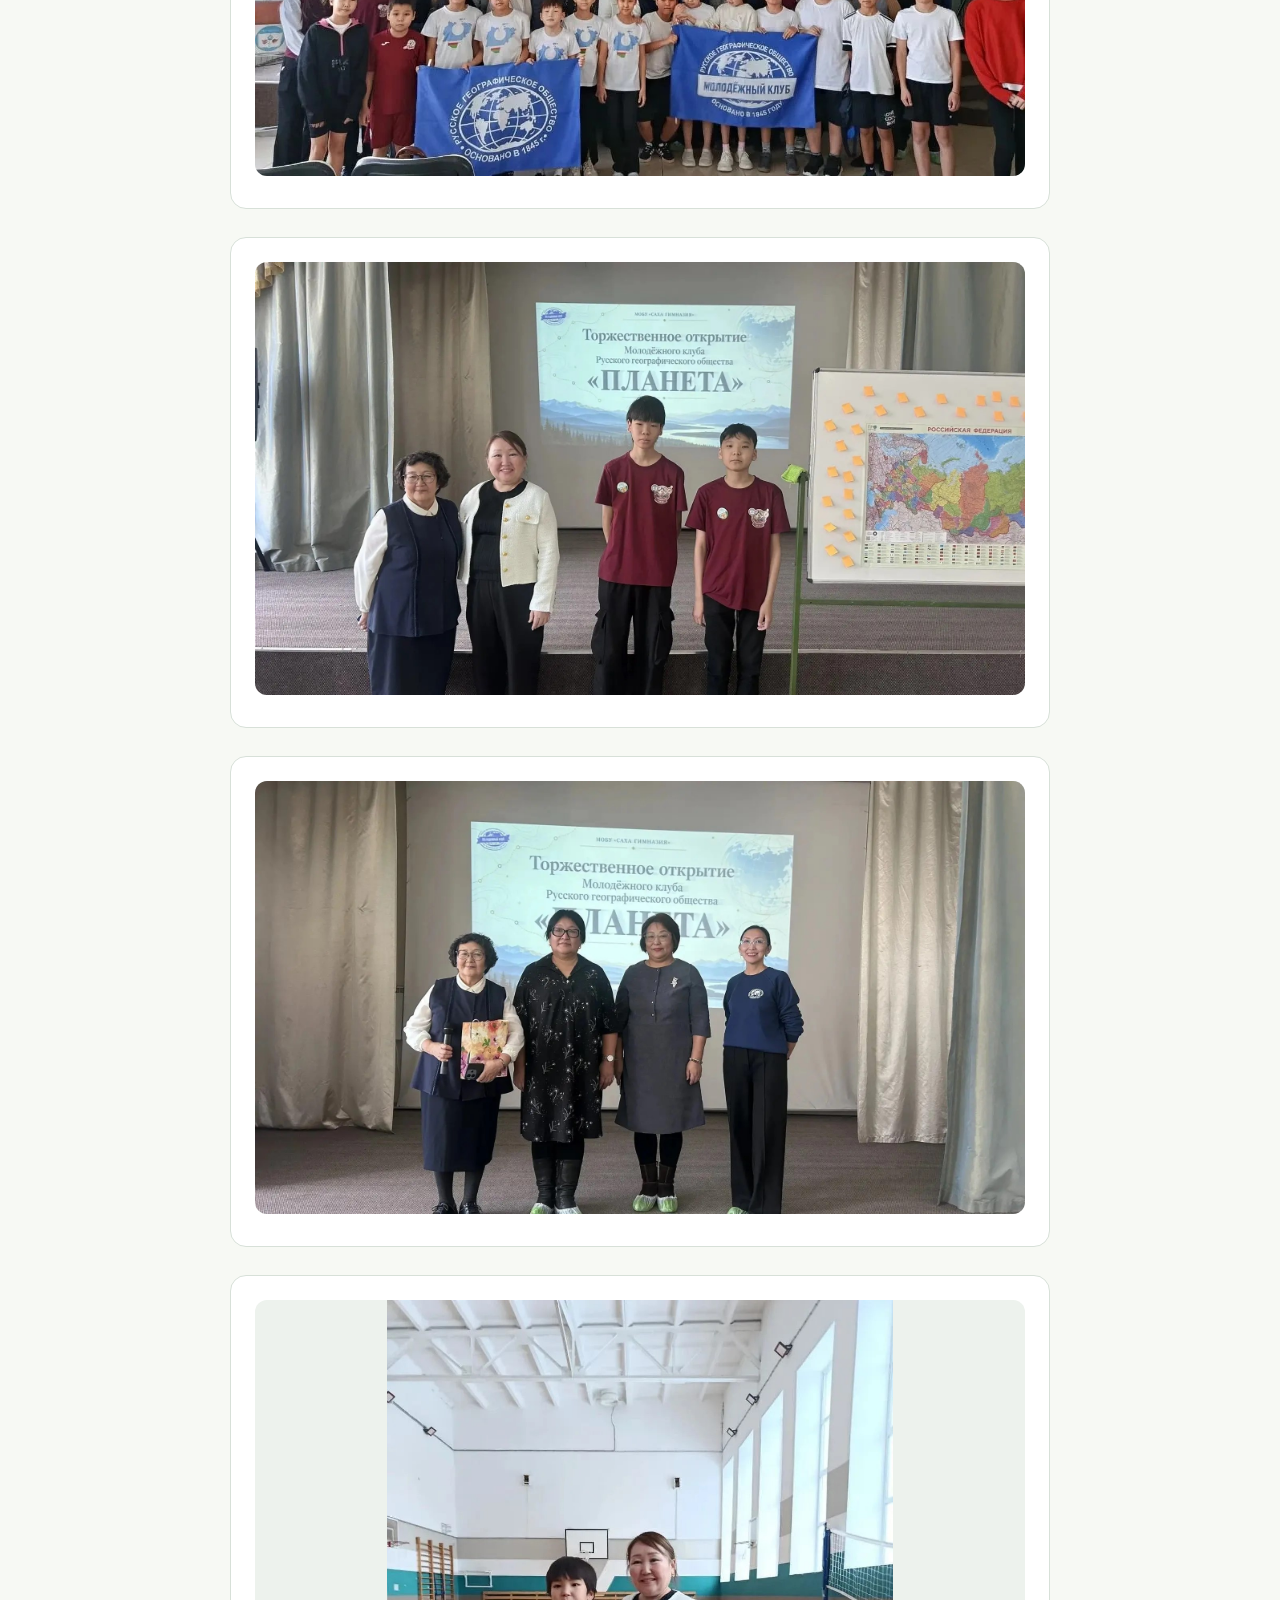
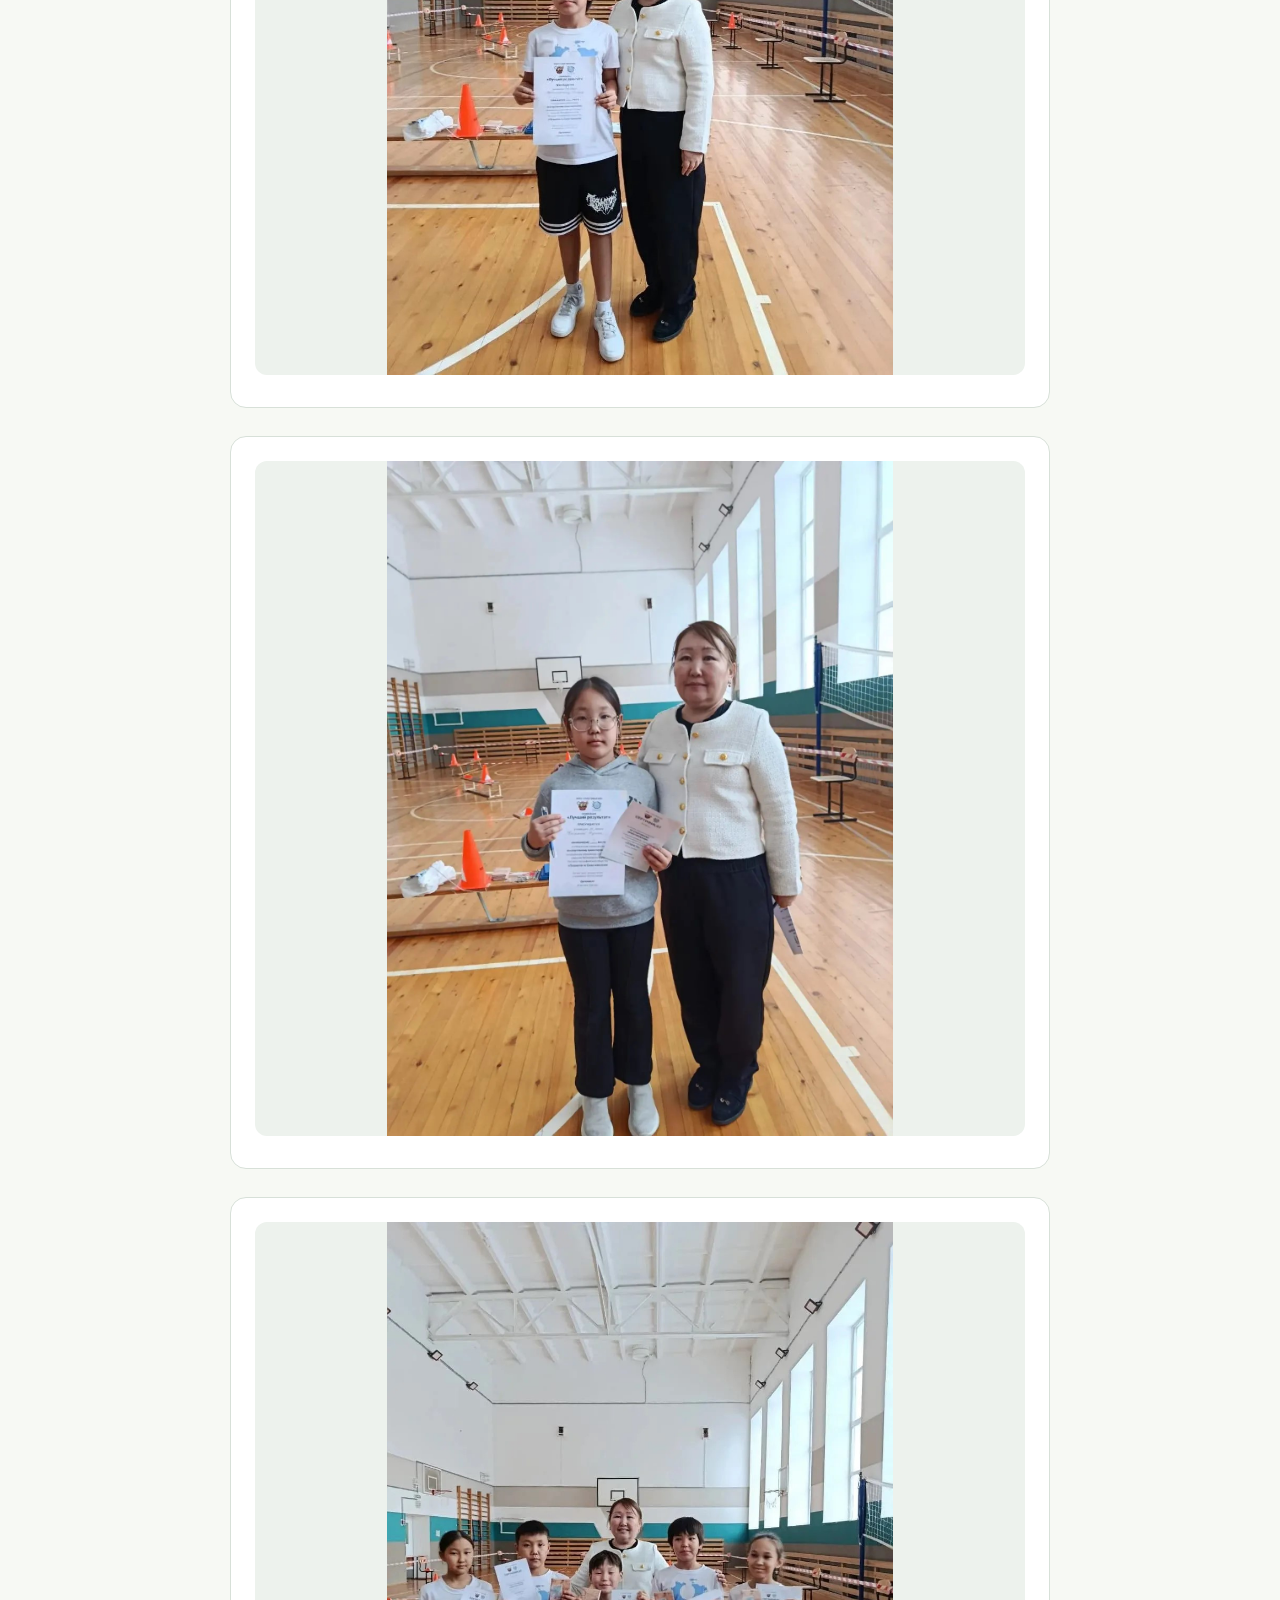
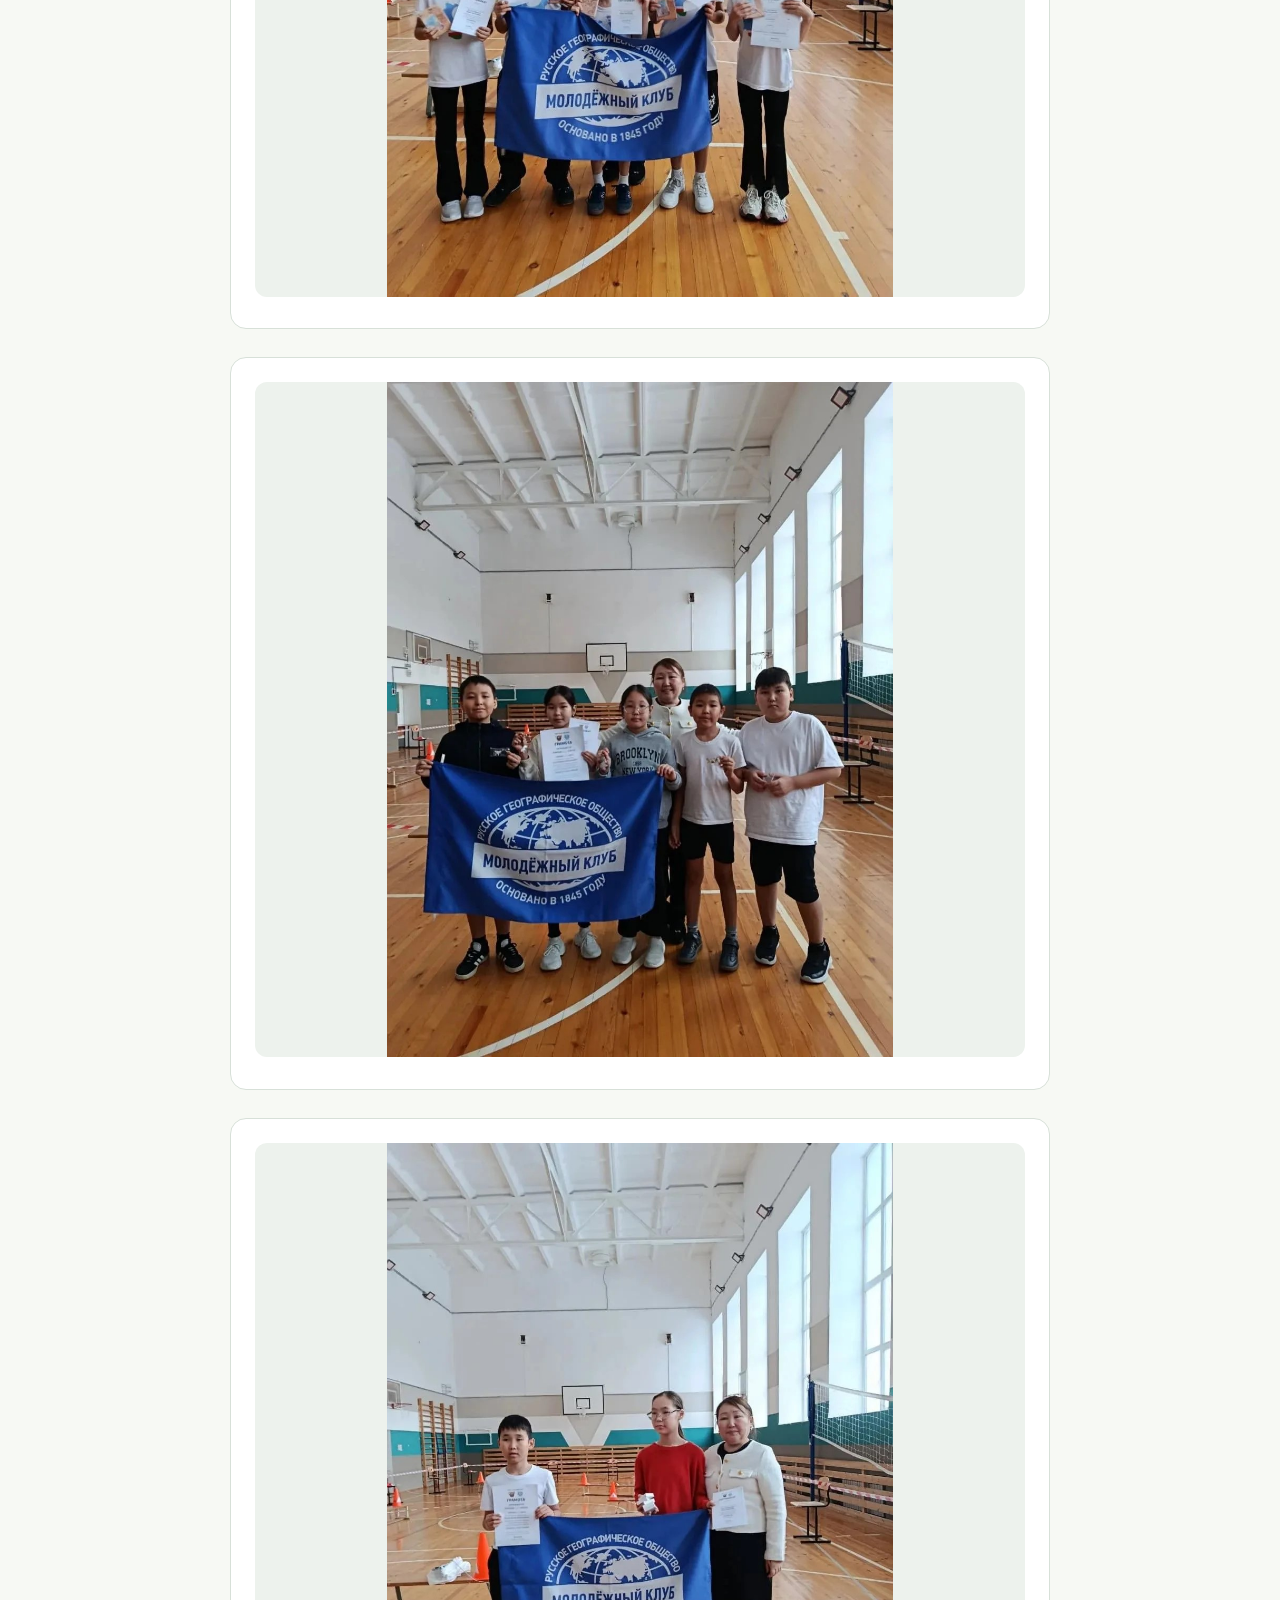
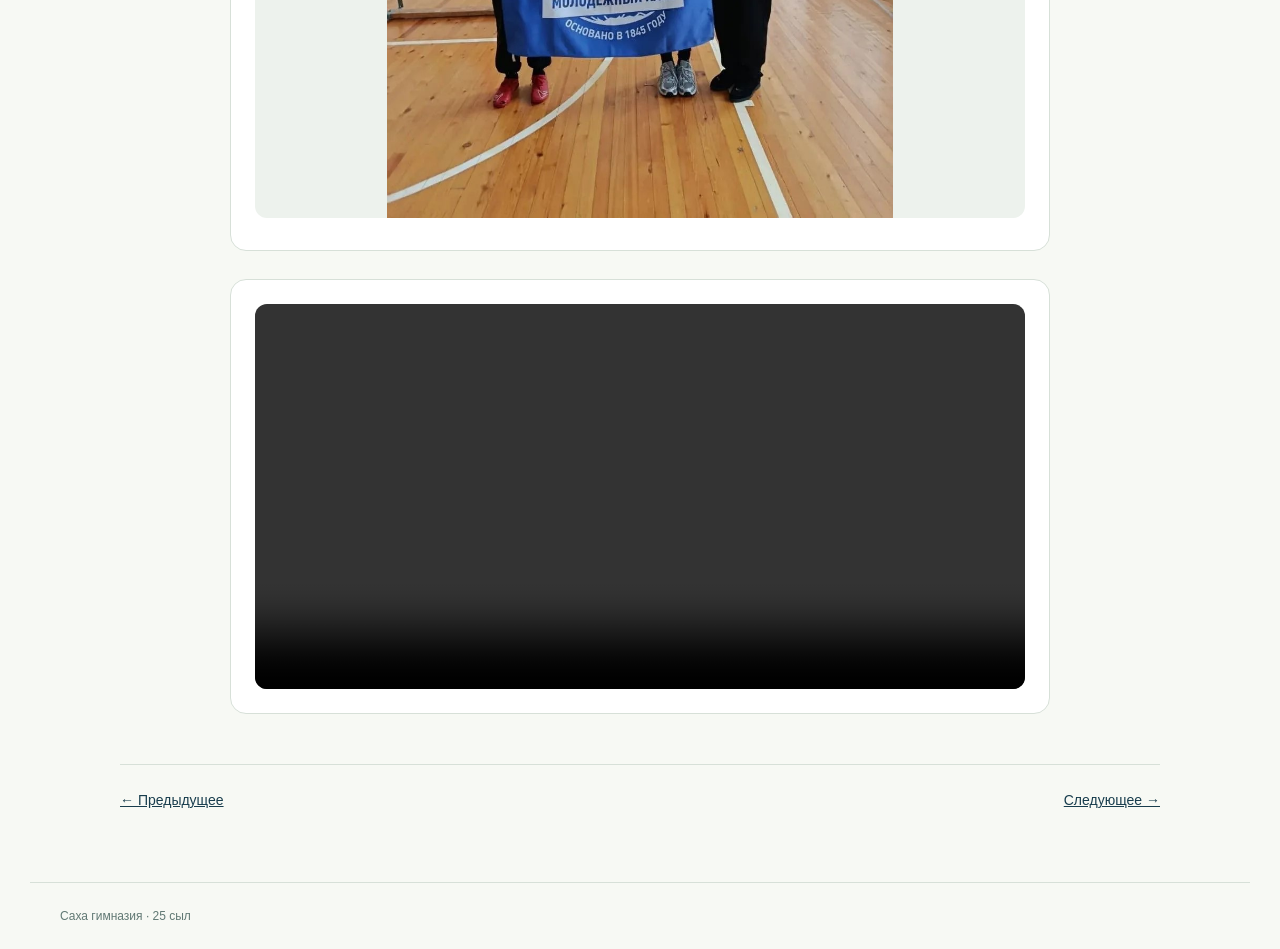
<file: events/12.html>
<!doctype html>
<html lang="sah">
  <head>
    <meta charset="utf-8">
    <meta name="viewport" content="width=device-width,initial-scale=1">
    <meta name="description" content="Саха гимназия: программа мероприятий к 25-летию. Информация, фотографии и видео.">
    <title>Открытие клуба «Планета» · Саха гимназия</title>
    <link rel="stylesheet" href="../assets/style.css">
  </head>
  <body>
    <a class="skip" href="#main">К содержанию</a>
    <header class="nav">
      <a class="brand" href="../index.html"><img class="brand-logo" src="../assets/school-logo.webp" alt=""><span>САХА ГИМНАЗИЯ<small>Үбүлүөй • 2026</small></span></a>
      <a href="../index.html#program">Программа ↗</a>
    </header>
    <main id="main" class="detail">
      <a class="back" href="../index.html#program">← Все мероприятия</a>
      <div class="event-intro coral">
        <span class="eyebrow">МЕРОПРИЯТИЕ 12 / 14</span>
        <h1>Открытие клуба «Планета»</h1>
        <span class="date">27 октября 2026 г. • 11:00</span>
      </div>
      <section class="about about-expanded">
        <h2>О мероприятии</h2>
        <div class="info-stack">
          <p>Регионального отделения РГО РС (Якутия) в Саха гимназии</p>
          <section class="info-block">
            <h3>ТОРЖЕСТВЕННАЯ ЧАСТЬ</h3>
            <p>Открытие клуба «Планета» в Саха гимназии.</p>
            <p>Место проведения: актовый зал, 3 этаж.</p>
          </section>
          <section class="info-block">
            <h3>ИСТОРИЯ ГЕОГРАФИЧЕСКОГО ОБЩЕСТВА «ПЛАНЕТА»</h3>
            <p>С участием наставников, выпускников и юных исследователей Географического общества учащихся.</p>
            <p>Место проведения: актовый зал, 3 этаж.</p>
          </section>
          <section class="info-block">
            <h3>СПОРТИВНОЕ ОРИЕНТИРОВАНИЕ</h3>
            <p>Для обучающихся 6-х классов.</p>
            <p>Место проведения: спортивный зал, 2 этаж.</p>
          </section>
        </div>
      </section>
      <section class="materials" data-event="12">
        <div class="gallery">
        </div>
      </section>
      <nav class="event-nav" aria-label="Другие мероприятия">
        <a href="11.html">← Предыдущее</a>
        <a href="13.html">Следующее →</a>
      </nav>
    </main>
    <footer>
      <span>Саха гимназия · 25 сыл</span>
    </footer>
    <script src="../assets/media.js"></script>
  </body>
</html>
</file>
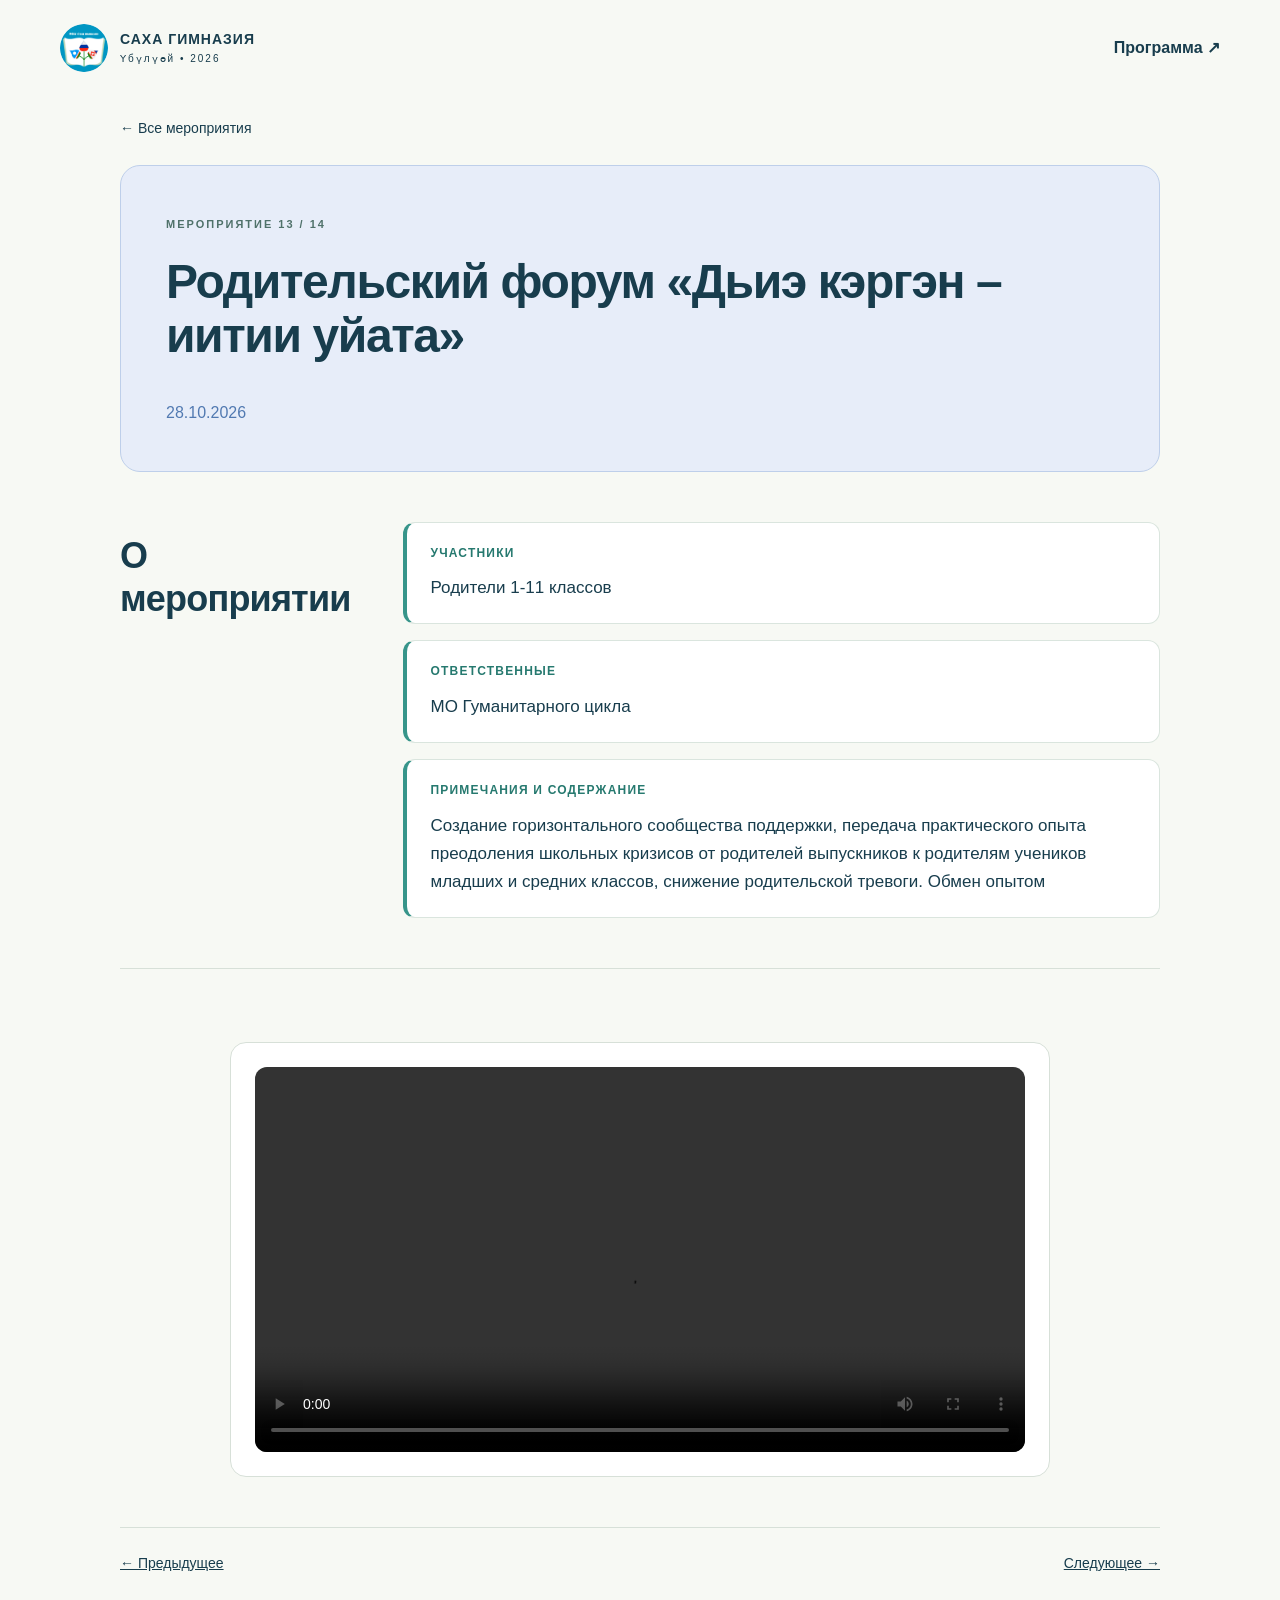
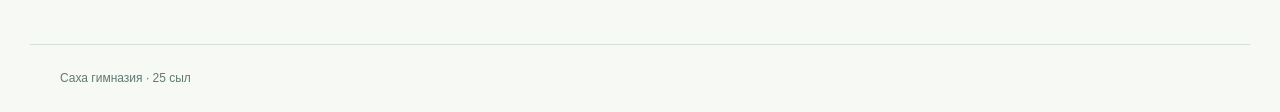
<file: events/13.html>
<!doctype html>
<html lang="sah">
  <head>
    <meta charset="utf-8">
    <meta name="viewport" content="width=device-width,initial-scale=1">
    <meta name="description" content="Саха гимназия: программа мероприятий к 25-летию. Информация, фотографии и видео.">
    <title>Родительский форум «Дьиэ кэргэн – иитии уйата» · Саха гимназия</title>
    <link rel="stylesheet" href="../assets/style.css">
  </head>
  <body>
    <a class="skip" href="#main">К содержанию</a>
    <header class="nav">
      <a class="brand" href="../index.html"><img class="brand-logo" src="../assets/school-logo.webp" alt=""><span>САХА ГИМНАЗИЯ<small>Үбүлүөй • 2026</small></span></a>
      <a href="../index.html#program">Программа ↗</a>
    </header>
    <main id="main" class="detail">
      <a class="back" href="../index.html#program">← Все мероприятия</a>
      <div class="event-intro blue">
        <span class="eyebrow">МЕРОПРИЯТИЕ 13 / 14</span>
        <h1>Родительский форум «Дьиэ кэргэн – иитии уйата»</h1>
        <span class="date">28.10.2026</span>
      </div>
      <section class="about about-expanded">
        <h2>О мероприятии</h2>
        <div class="info-stack">
          <section class="info-block">
            <h3>УЧАСТНИКИ</h3>
            <p>Родители 1-11 классов</p>
          </section>
          <section class="info-block">
            <h3>ОТВЕТСТВЕННЫЕ</h3>
            <p>МО Гуманитарного цикла</p>
          </section>
          <section class="info-block">
            <h3>ПРИМЕЧАНИЯ И СОДЕРЖАНИЕ</h3>
            <p>Создание горизонтального сообщества поддержки, передача практического опыта преодоления школьных кризисов от родителей выпускников к родителям учеников младших и средних классов, снижение родительской тревоги. Обмен опытом</p>
          </section>
        </div>
      </section>
      <section class="materials" data-event="13">
        <div class="gallery">
        </div>
      </section>
      <nav class="event-nav" aria-label="Другие мероприятия">
        <a href="12.html">← Предыдущее</a>
        <a href="14.html">Следующее →</a>
      </nav>
    </main>
    <footer>
      <span>Саха гимназия · 25 сыл</span>
    </footer>
    <script src="../assets/media.js"></script>
  </body>
</html>
</file>
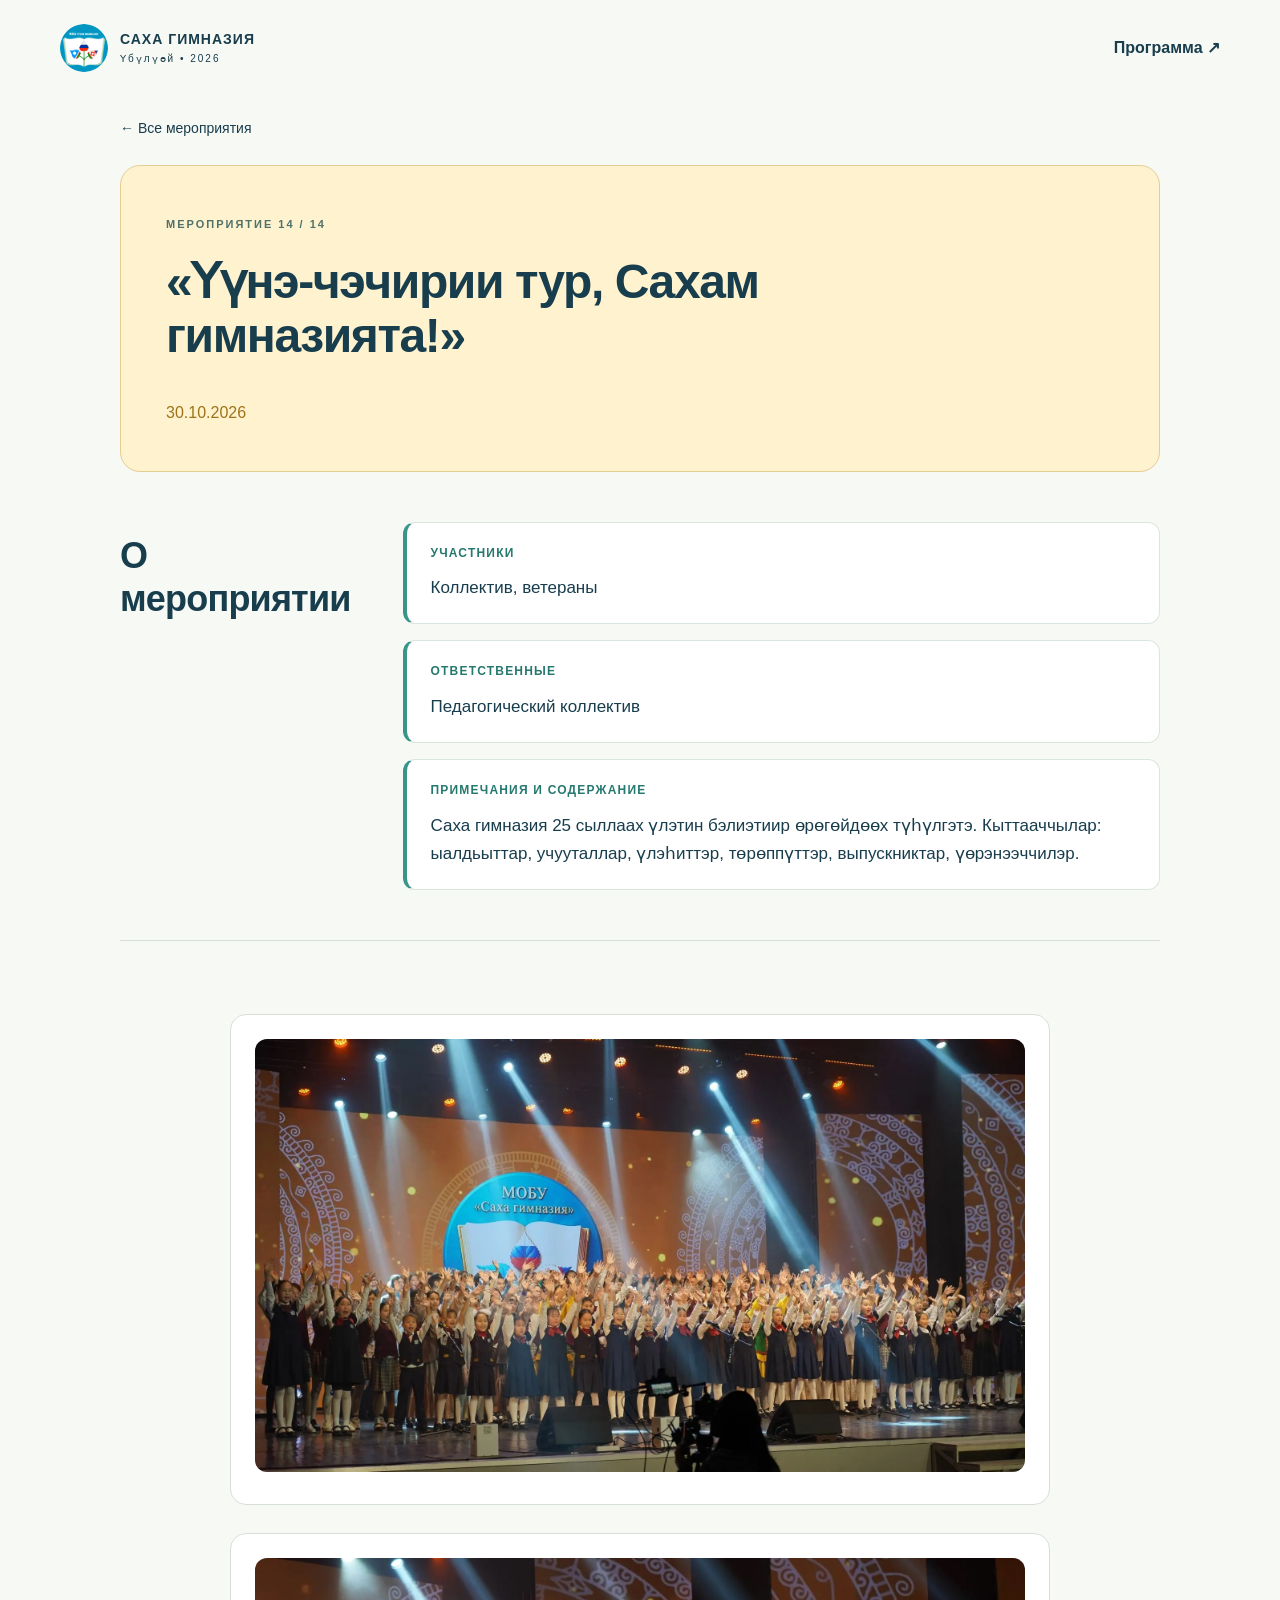
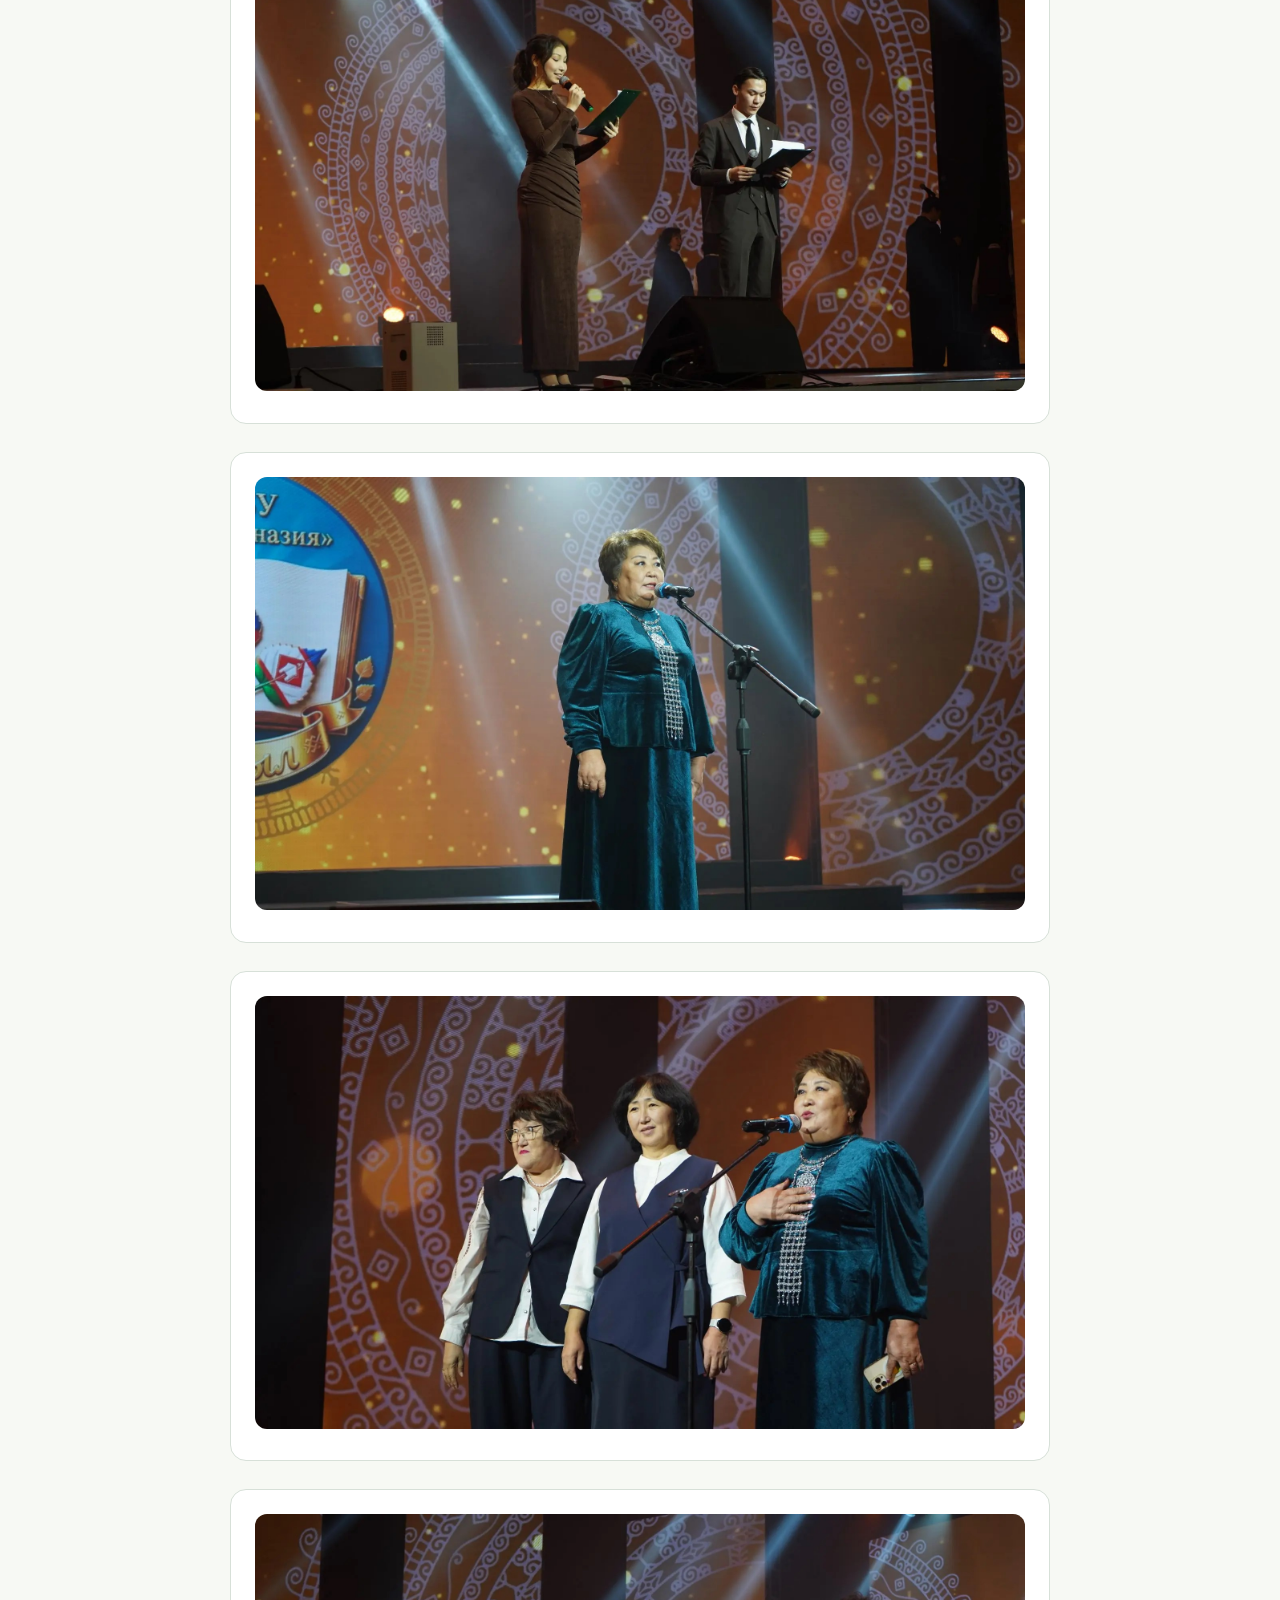
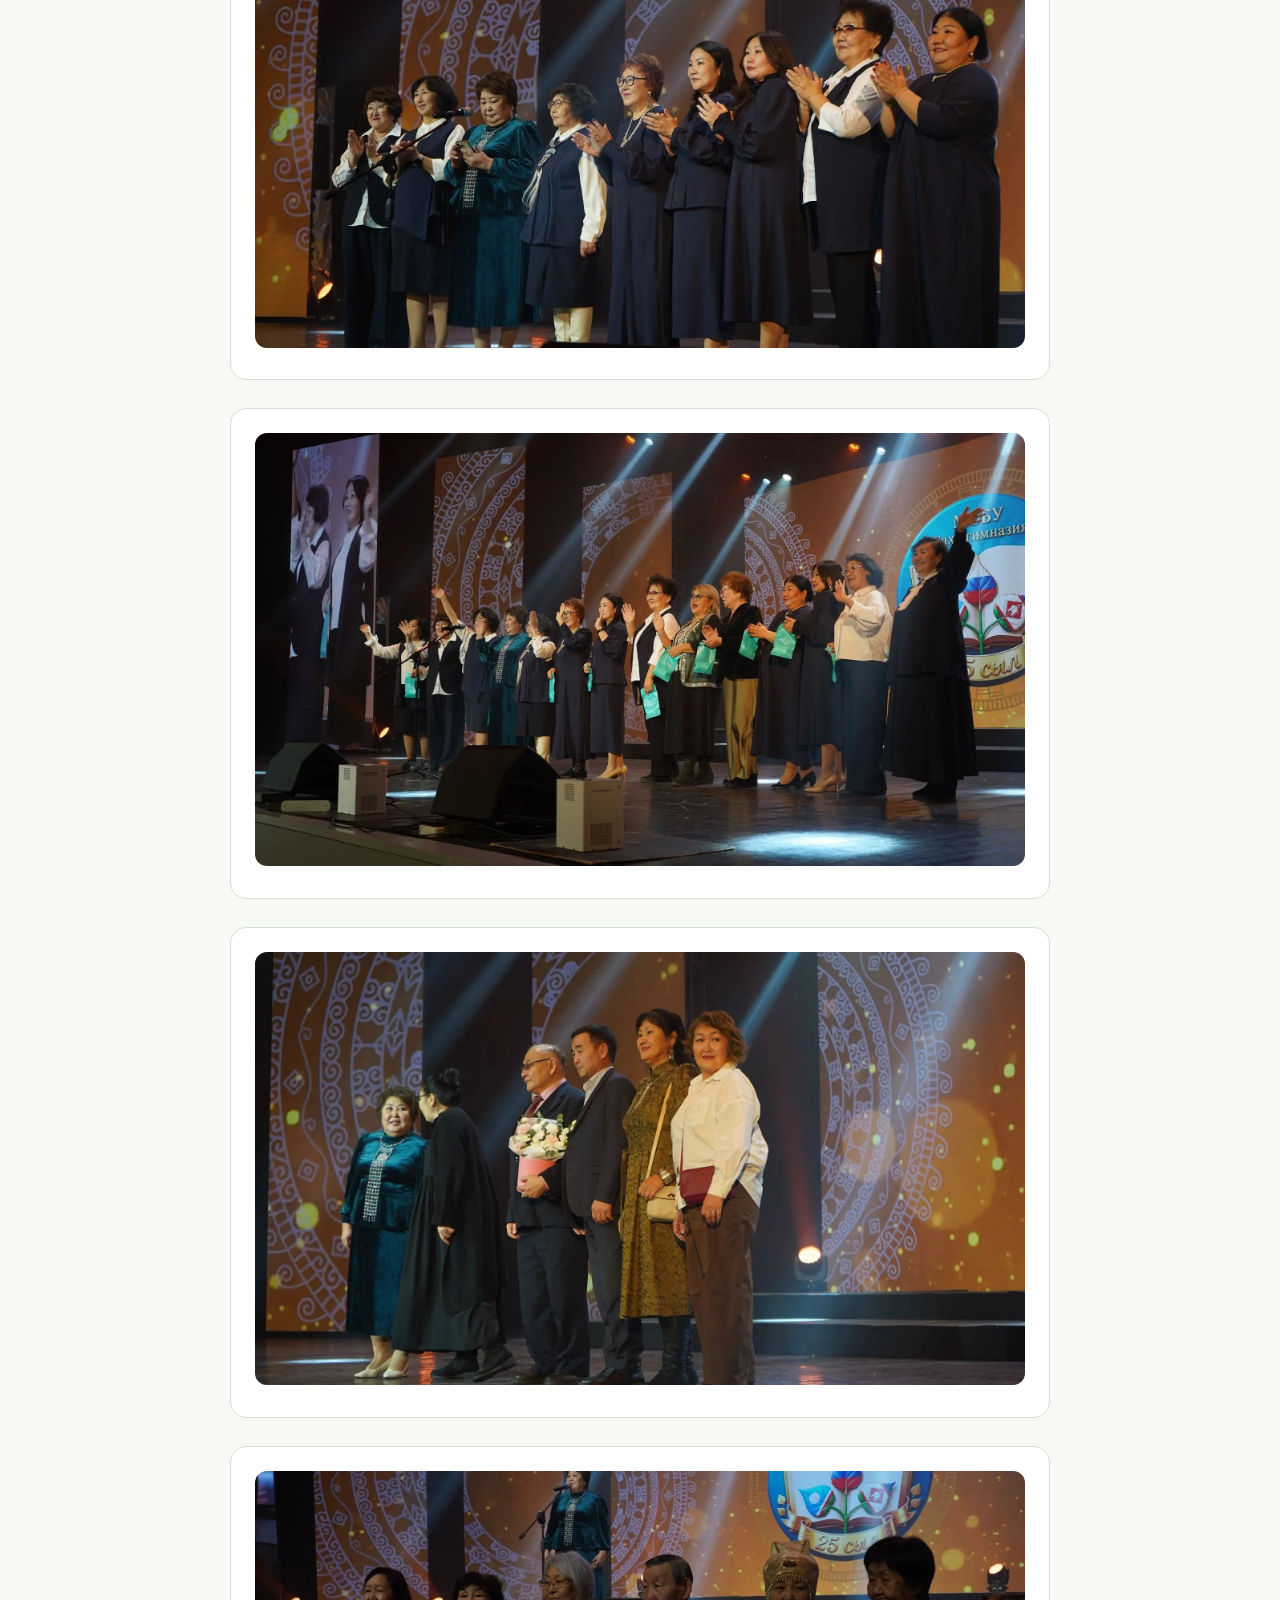
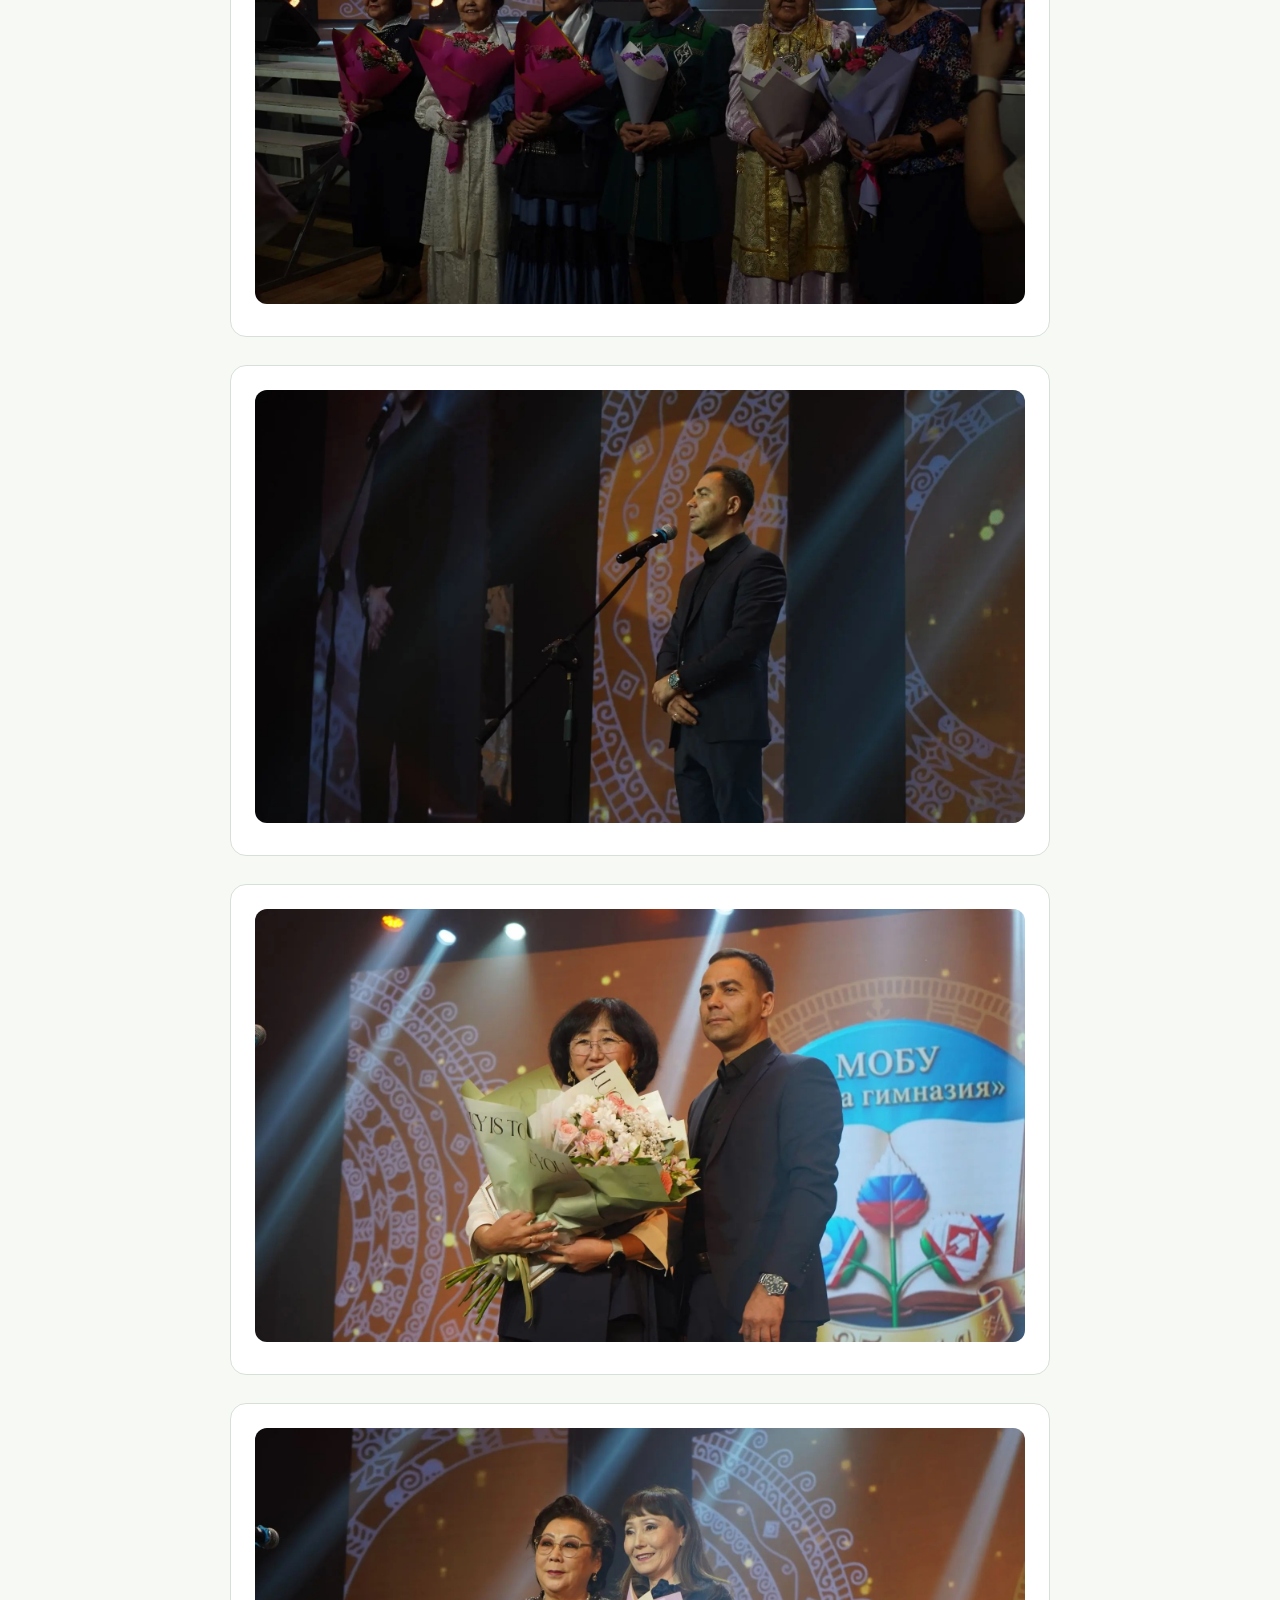
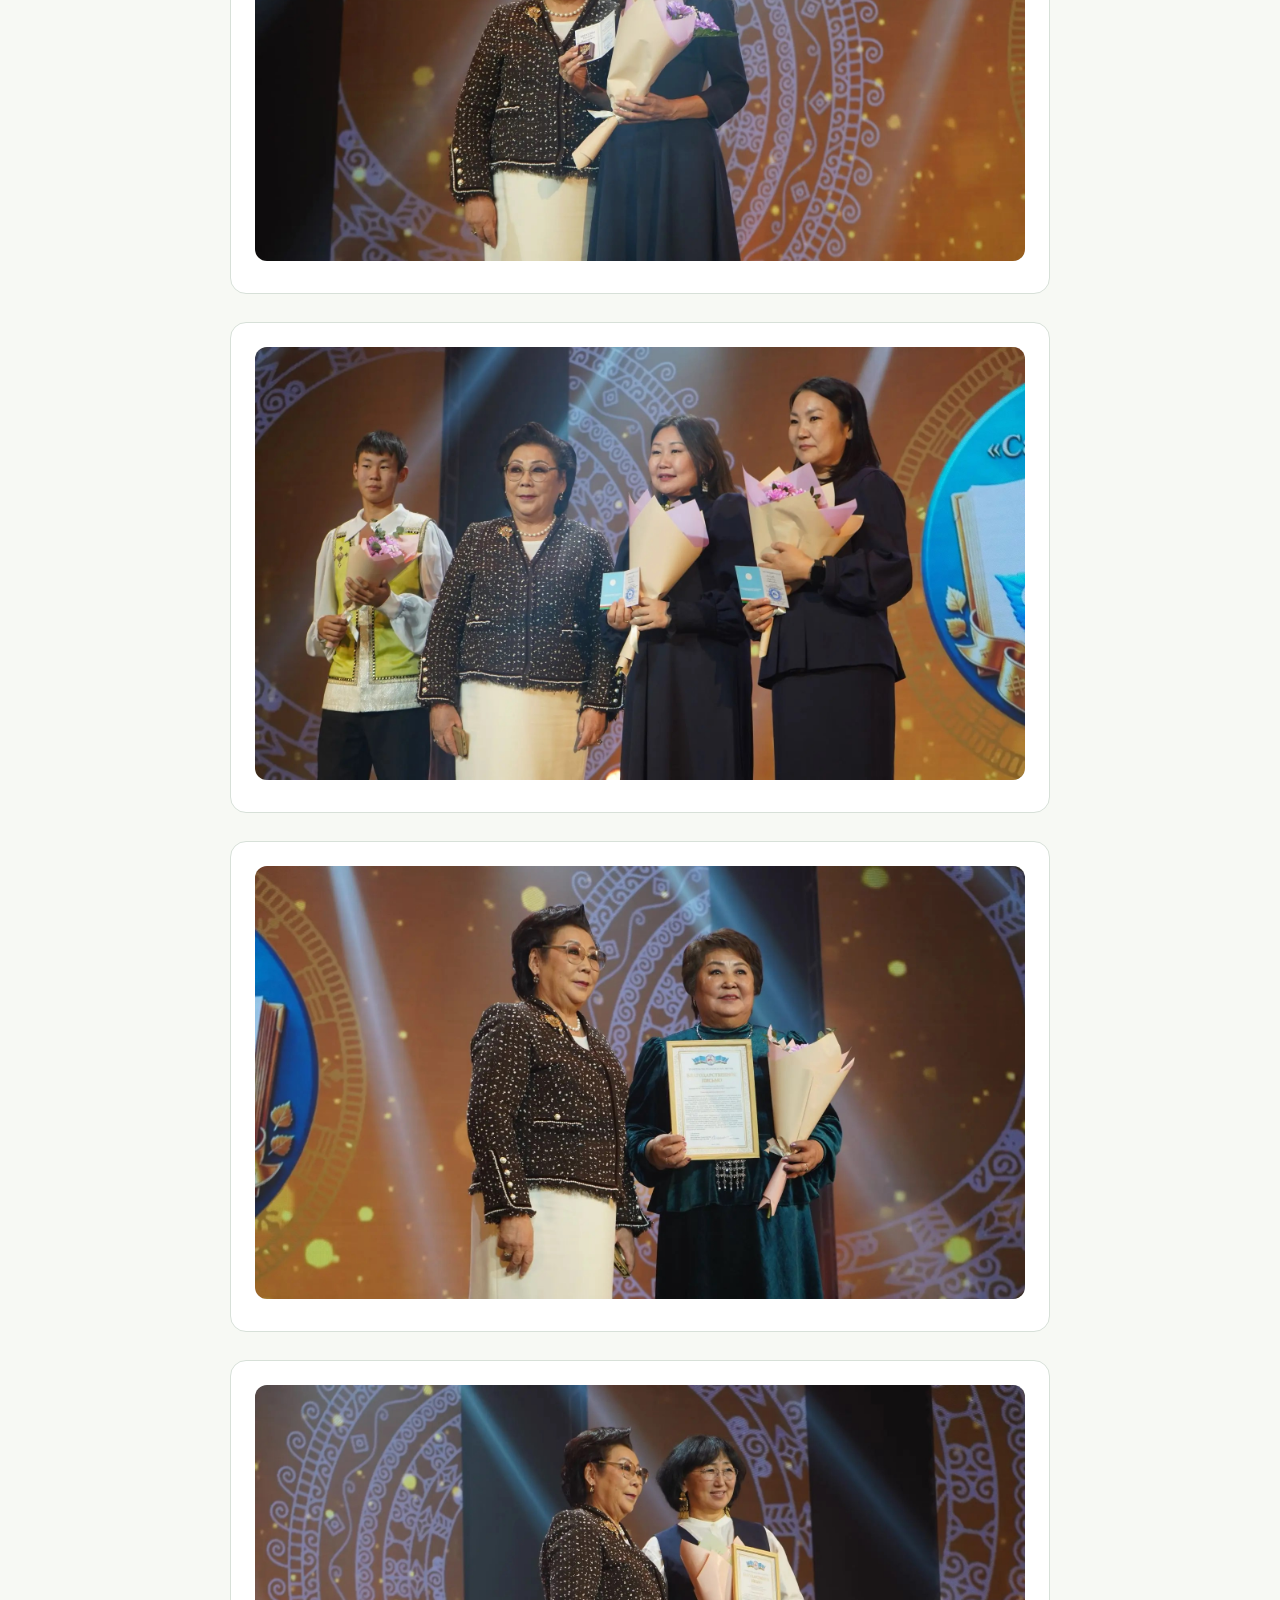
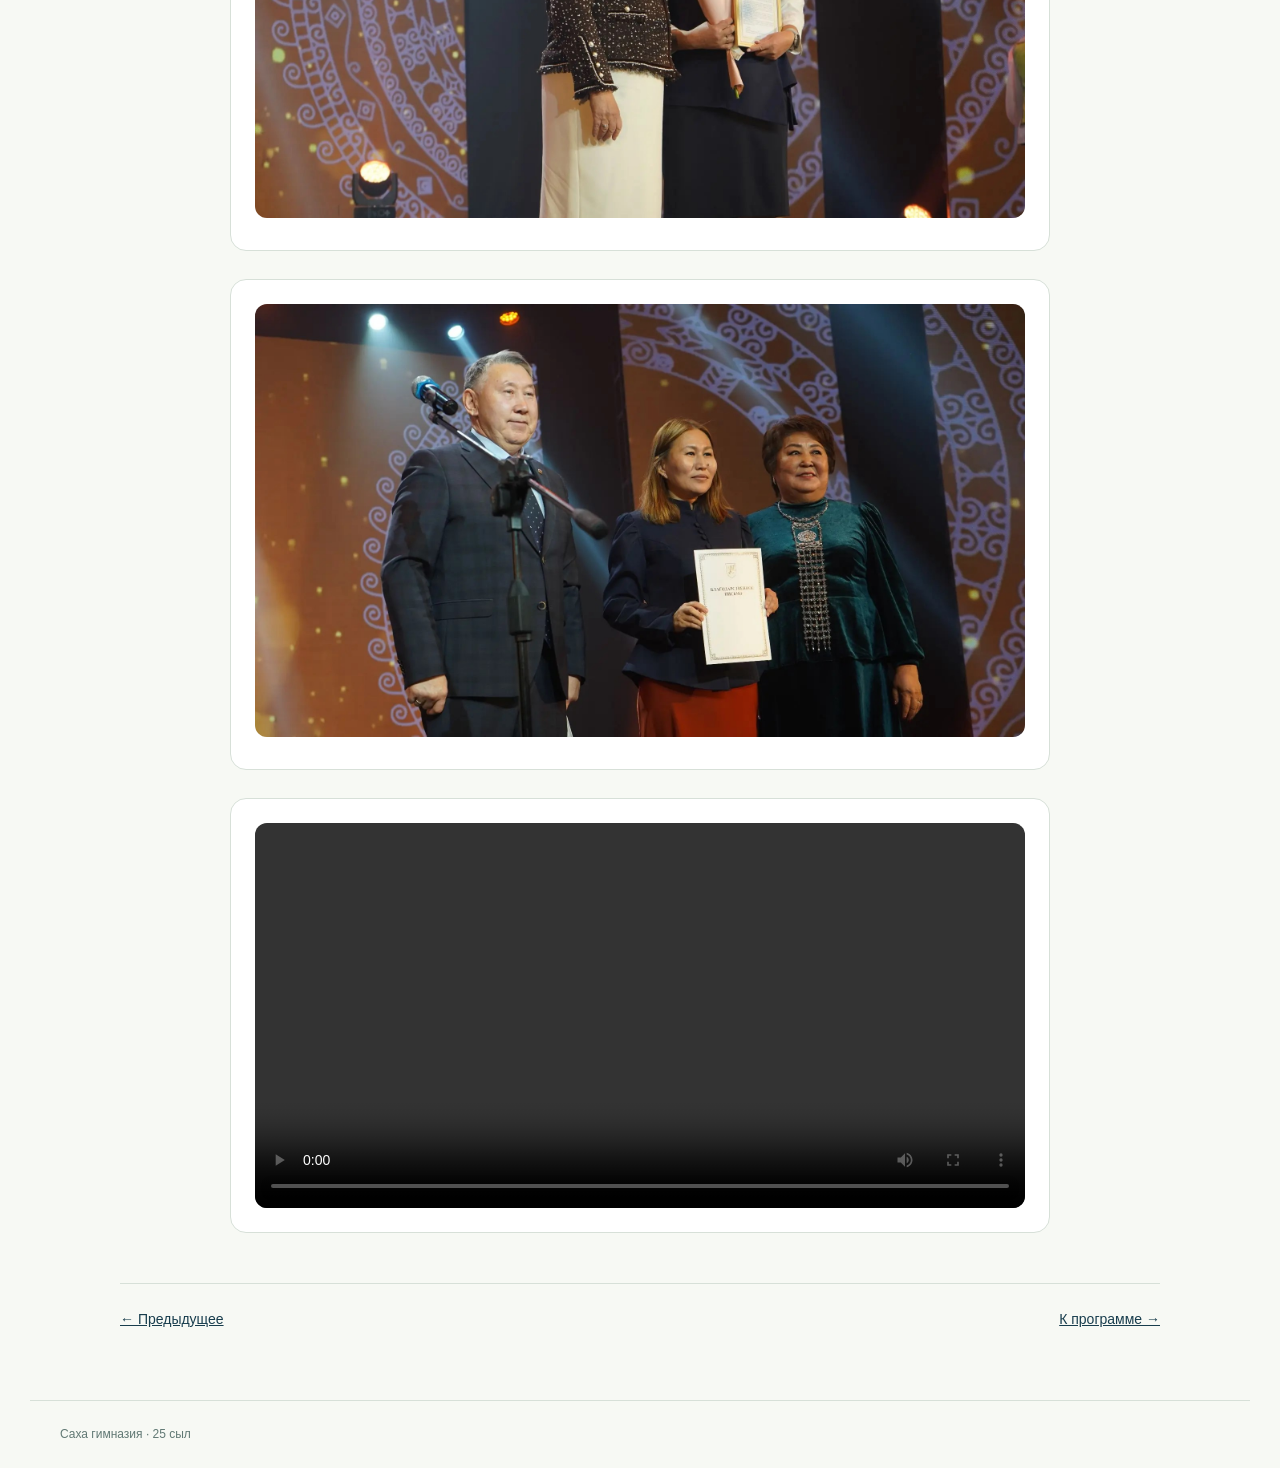
<file: events/14.html>
<!doctype html>
<html lang="sah">
  <head>
    <meta charset="utf-8">
    <meta name="viewport" content="width=device-width,initial-scale=1">
    <meta name="description" content="Саха гимназия: программа мероприятий к 25-летию. Информация, фотографии и видео.">
    <title>«Үүнэ-чэчирии тур, Сахам гимназията!» · Саха гимназия</title>
    <link rel="stylesheet" href="../assets/style.css">
  </head>
  <body>
    <a class="skip" href="#main">К содержанию</a>
    <header class="nav">
      <a class="brand" href="../index.html"><img class="brand-logo" src="../assets/school-logo.webp" alt=""><span>САХА ГИМНАЗИЯ<small>Үбүлүөй • 2026</small></span></a>
      <a href="../index.html#program">Программа ↗</a>
    </header>
    <main id="main" class="detail">
      <a class="back" href="../index.html#program">← Все мероприятия</a>
      <div class="event-intro gold">
        <span class="eyebrow">МЕРОПРИЯТИЕ 14 / 14</span>
        <h1>«Үүнэ-чэчирии тур, Сахам гимназията!»</h1>
        <span class="date">30.10.2026</span>
      </div>
      <section class="about about-expanded">
        <h2>О мероприятии</h2>
        <div class="info-stack">
          <section class="info-block">
            <h3>УЧАСТНИКИ</h3>
            <p>Коллектив, ветераны</p>
          </section>
          <section class="info-block">
            <h3>ОТВЕТСТВЕННЫЕ</h3>
            <p>Педагогический коллектив</p>
          </section>
          <section class="info-block">
            <h3>ПРИМЕЧАНИЯ И СОДЕРЖАНИЕ</h3>
            <p>Саха гимназия 25 сыллаах үлэтин бэлиэтиир өрөгөйдөөх түһүлгэтэ. Кыттааччылар: ыалдьыттар, учууталлар, үлэһиттэр, төрөппүттэр, выпускниктар, үөрэнээччилэр.</p>
          </section>
        </div>
      </section>
      <section class="materials" data-event="14">
        <div class="gallery">
        </div>
      </section>
      <nav class="event-nav" aria-label="Другие мероприятия">
        <a href="13.html">← Предыдущее</a>
        <a href="../index.html#program">К программе →</a>
      </nav>
    </main>
    <footer>
      <span>Саха гимназия · 25 сыл</span>
    </footer>
    <script src="../assets/media.js"></script>
  </body>
</html>
</file>
<file: assets/style.css>
*{box-sizing:border-box}html{scroll-behavior:smooth}body{margin:0;background:#f7f9f4;color:#183d4d;font-family:"Segoe UI",Arial,sans-serif;line-height:1.55}a{color:inherit}button,a{-webkit-tap-highlight-color:transparent}a:focus-visible,button:focus-visible{outline:3px solid #c35b28;outline-offset:5px}.skip{position:absolute;left:12px;top:-80px;z-index:10;background:white;padding:12px}.skip:focus{top:10px}.nav,footer{max-width:1220px;margin:auto;padding:24px 30px;display:flex;justify-content:space-between;align-items:center;gap:18px}.nav>a{text-decoration:none;font-weight:650}.brand{display:flex;align-items:center;gap:12px;font-size:14px;letter-spacing:1px}.brand small{display:block;font-weight:400;letter-spacing:2px;font-size:10px}.seal{border:1px solid #1b746e;border-radius:50%;width:48px;height:48px;display:grid;place-items:center;font-family:Georgia,serif;font-size:27px;color:#1b746e}.hero{max-width:1160px;margin:0 auto 70px;position:relative;border-radius:24px;overflow:hidden;background:#e5efdf}.hero-art{aspect-ratio:3.85;overflow:hidden}.hero-art img{display:block;width:100%;height:auto}.hero-copy{padding:42px 54px;background:linear-gradient(110deg,#e7efdf,#f3f3de)}.eyebrow{font-size:11px;letter-spacing:2px;font-weight:700;color:#4f716a}h1{font-size:clamp(32px,4.5vw,58px);line-height:1.12;letter-spacing:-1.4px;margin:20px 0}h1 em{font-style:normal;color:#248c80}.hero-copy>p{font-size:18px;margin:24px 0}.button{display:flex;justify-content:space-between;align-items:center;gap:25px;width:100%;border:1px solid currentColor;border-radius:9px;padding:11px 16px;text-decoration:none;font-size:14px;font-weight:650;transition:background .18s,transform .18s}.button:hover{background:#ffffff88;transform:translateY(-2px)}.primary{display:inline-flex;width:auto;background:#1d6159;color:white;border-color:#1d6159}.primary:hover{background:#174f49}.program{max-width:1160px;margin:0 auto;padding-bottom:70px;scroll-margin-top:24px}.section-head{display:flex;justify-content:space-between;align-items:center;gap:20px}h2{font-size:clamp(25px,3vw,36px);line-height:1.2;letter-spacing:-.8px;margin:12px 0}.pill{white-space:nowrap;border:1px solid #cedbd2;border-radius:25px;padding:8px 17px;font-size:12px}.intro{color:#5b727b;margin:10px 0 30px}.cards{display:grid;grid-template-columns:repeat(3,1fr);gap:20px}.card{padding:25px;border:2px solid var(--line);border-radius:16px;background:var(--bg);display:flex;flex-direction:column}.teal{--bg:#e2f2ee;--line:#a7d3cb;--accent:#207f79}.coral{--bg:#fbeae1;--line:#edc4b1;--accent:#b65e3e}.blue{--bg:#e7edf9;--line:#becfea;--accent:#5179b1}.gold{--bg:#fff2cf;--line:#e4cd91;--accent:#9d7318}.card.gold{grid-column:1/-1}.card-top{display:flex;align-items:center;gap:12px;font-size:15px;font-weight:700;color:var(--accent)}.number{width:34px;height:34px;display:grid;place-items:center;border:1px solid var(--line);border-radius:50%;font-size:13px;flex-shrink:0}.card h3{font-size:20px;line-height:1.35;margin:22px 0 12px}.card p{font-size:14px;color:#4e6670;margin:0 0 28px}.card .button{margin-top:auto;color:var(--accent)}.card.gold .button{max-width:280px}.detail{max-width:1040px;margin:20px auto 70px}.back{text-decoration:none;display:inline-block;margin-bottom:25px;font-size:14px}.event-intro{background:var(--bg);border:1px solid var(--line);padding:45px;border-radius:20px}.event-intro h1{font-size:clamp(29px,4vw,48px);max-width:870px}.date{display:inline-block;margin-top:18px;color:var(--accent)}.date b{margin-left:15px;font-weight:400}.about{display:grid;grid-template-columns:1fr 2fr;gap:45px;padding:50px 0;border-bottom:1px solid #d7e0d8}.about p{font-size:18px;margin:8px 0 20px}.materials{padding-top:45px}.media-count{font-size:12px;color:#607577}.tabs{display:flex;gap:8px;margin:25px 0;flex-wrap:wrap}.tabs button{cursor:pointer;border:1px solid #cedbd2;background:transparent;color:#385750;padding:10px 18px;border-radius:24px;font:inherit;font-size:13px}.tabs button.active{background:#245e55;color:white;border-color:#245e55}.empty{text-align:center;border:1px dashed #bbcfc5;padding:45px 20px;border-radius:16px;background:#f0f4ed}.empty-icon{font-size:40px;color:#7b9c8b}.empty h3{font-size:21px;margin:12px 0}.empty p{color:#647b73;font-size:14px}.gallery{display:grid;grid-template-columns:repeat(3,1fr);gap:18px}.gallery figure{margin:0}.gallery img,.gallery video{width:100%;border-radius:12px;aspect-ratio:4/3;object-fit:cover;background:#dde5df}.gallery figcaption{font-size:13px;margin:8px 0 18px}.gallery a{display:block}.event-nav{display:flex;justify-content:space-between;margin-top:50px;padding-top:25px;border-top:1px solid #d7e0d8;gap:20px;font-size:14px}footer{border-top:1px solid #d7e0d8;font-size:12px;color:#617974}dialog{border:0;padding:14px;border-radius:16px;max-width:95vw;max-height:95vh}dialog::backdrop{background:#102c35dd}dialog img{display:block;max-width:85vw;max-height:78vh}dialog button{display:block;margin:0 0 12px auto;padding:9px 15px;cursor:pointer}.gallery button{padding:0;border:0;background:none;cursor:zoom-in;width:100%}@media(max-width:1200px){.hero,.program,.detail{margin-left:25px;margin-right:25px}}@media(max-width:800px){.cards{grid-template-columns:repeat(2,1fr)}.about{grid-template-columns:1fr;gap:10px}.gallery{grid-template-columns:repeat(2,1fr)}.hero-copy{padding:32px}.section-head{align-items:flex-start;flex-wrap:wrap}}@media(max-width:540px){.nav{padding:18px}.nav>a:last-child{font-size:12px}.hero,.program,.detail{margin-left:16px;margin-right:16px}.cards{grid-template-columns:1fr}.hero{margin-bottom:40px}.hero-copy{padding:27px 23px}.hero-art{aspect-ratio:2.7}.hero-art img{width:140%;max-width:none;margin-left:-20%}.card{padding:22px}.event-intro{padding:28px 23px}.about{padding:30px 0}.gallery{grid-template-columns:1fr}.eyebrow{font-size:10px;letter-spacing:1.3px}.section-head h2{font-size:27px}footer{align-items:flex-start;padding:22px 18px}}@media(prefers-reduced-motion:reduce){html{scroll-behavior:auto}.button{transition:none}}
/* Подробная информация из программы юбилейной декады. */
.info-stack{min-width:0;display:grid;gap:16px}.info-block{background:#fff;border:1px solid #dae5de;border-left:4px solid #37958a;border-radius:12px;padding:21px 24px}.info-block h3{margin:0 0 12px;color:#26796f;font-size:12px;text-transform:uppercase;letter-spacing:1.2px}.about .info-block p{font-size:17px;line-height:1.65;margin:0}.info-block ul{margin:0;padding-left:22px;font-size:17px;line-height:1.65}.info-block li+li{margin-top:9px}.about-expanded{grid-template-columns:1fr 3fr;gap:30px}@media(max-width:800px){.about-expanded{grid-template-columns:1fr;gap:16px}}@media(max-width:540px){.info-block{padding:18px}.info-block ul,.about .info-block p{font-size:16px}}

/* Единая лента: порядок текста и медиа сохраняется. */
.materials .gallery{display:flex;flex-direction:column;gap:28px;max-width:820px;margin:28px auto 0}.gallery:empty{margin:0}.gallery .feed-heading{font-size:clamp(24px,3vw,32px);line-height:1.25;margin:12px 0 0;overflow-wrap:anywhere}.gallery .feed-text{font-size:18px;line-height:1.75;overflow-wrap:anywhere}.feed-text p{white-space:pre-line;margin:0 0 16px}.feed-text p:last-child{margin-bottom:0}.gallery .feed-title{font-size:23px;line-height:1.35;margin:0 0 16px;overflow-wrap:anywhere}.gallery .feed-media{margin:0;padding:24px;background:#fff;border:1px solid #d7e0d8;border-radius:16px;min-width:0}.gallery .feed-media img,.gallery .feed-media video{display:block;width:100%;height:auto;max-height:75vh;aspect-ratio:auto;object-fit:contain;background:#edf2ed}.gallery figcaption{font-size:15px;color:#597269;margin:14px 0 0;white-space:pre-line;overflow-wrap:anywhere}@media(max-width:540px){.gallery .feed-media{padding:14px}.gallery .feed-text{font-size:16px}.materials .gallery{gap:22px}}

/* Главная: полный текст карточек и отдельный баннер из PDF. */
.hero-art{aspect-ratio:auto}.hero-art img{width:100%;height:auto;margin:0;max-width:100%}.hero-copy h1{font-size:clamp(29px,3.6vw,46px);line-height:1.18}.card-description{margin-bottom:24px}.card .card-description p{margin:0 0 8px;font-size:15px;line-height:1.5}.card .card-description p:last-child{margin-bottom:0}.card.teal{--line:#29a3a0}.card.coral{--line:#f17e5f}.card.blue{--line:#7096cd}.card.gold{--line:#e6ae24}

/* Белая плашка юбилея и официальный логотип школы. */
.brand-logo{width:48px;height:48px;object-fit:contain;border-radius:50%;flex-shrink:0}.hero-school{background:transparent;overflow:visible;margin-bottom:55px}.hero-school .hero-art{border-radius:24px;overflow:hidden}.school-title{position:absolute;bottom:18px;left:50%;transform:translateX(-50%);width:62%;max-width:720px;background:#fff;border-radius:25px;padding:24px 30px 19px;color:#163a60;box-shadow:0 6px 24px #183d4d0d}.school-title-row{display:flex;align-items:center;gap:22px}.school-title-logo{width:96px;height:96px;object-fit:contain;flex-shrink:0}.school-title h1{margin:0;font-size:clamp(22px,2.55vw,31px);line-height:1.25;letter-spacing:-.5px;font-weight:750}.school-title>p{font-size:15px;font-weight:700;text-align:center;margin:17px 0 0;line-height:1.4}@media(max-width:900px){.school-title{width:76%;padding:20px 24px}.school-title-logo{width:74px;height:74px}.school-title h1{font-size:23px}.school-title>p{font-size:13px}}@media(max-width:650px){.hero-school .hero-art{border-radius:18px}.school-title{position:relative;left:auto;bottom:auto;transform:none;width:calc(100% - 20px);margin:-18px auto 0;padding:22px 18px;border-radius:20px}.school-title-row{gap:14px}.school-title-logo{width:64px;height:64px}.school-title h1{font-size:clamp(18px,4.2vw,24px);letter-spacing:-.3px}.school-title h1 br{display:none}.school-title>p{font-size:13px;margin-top:16px}.hero-school{margin-bottom:35px}}

/* Пустой раздел материалов не занимает место. */
.materials[hidden],.materials:has(> .gallery:empty){display:none}
</file>
